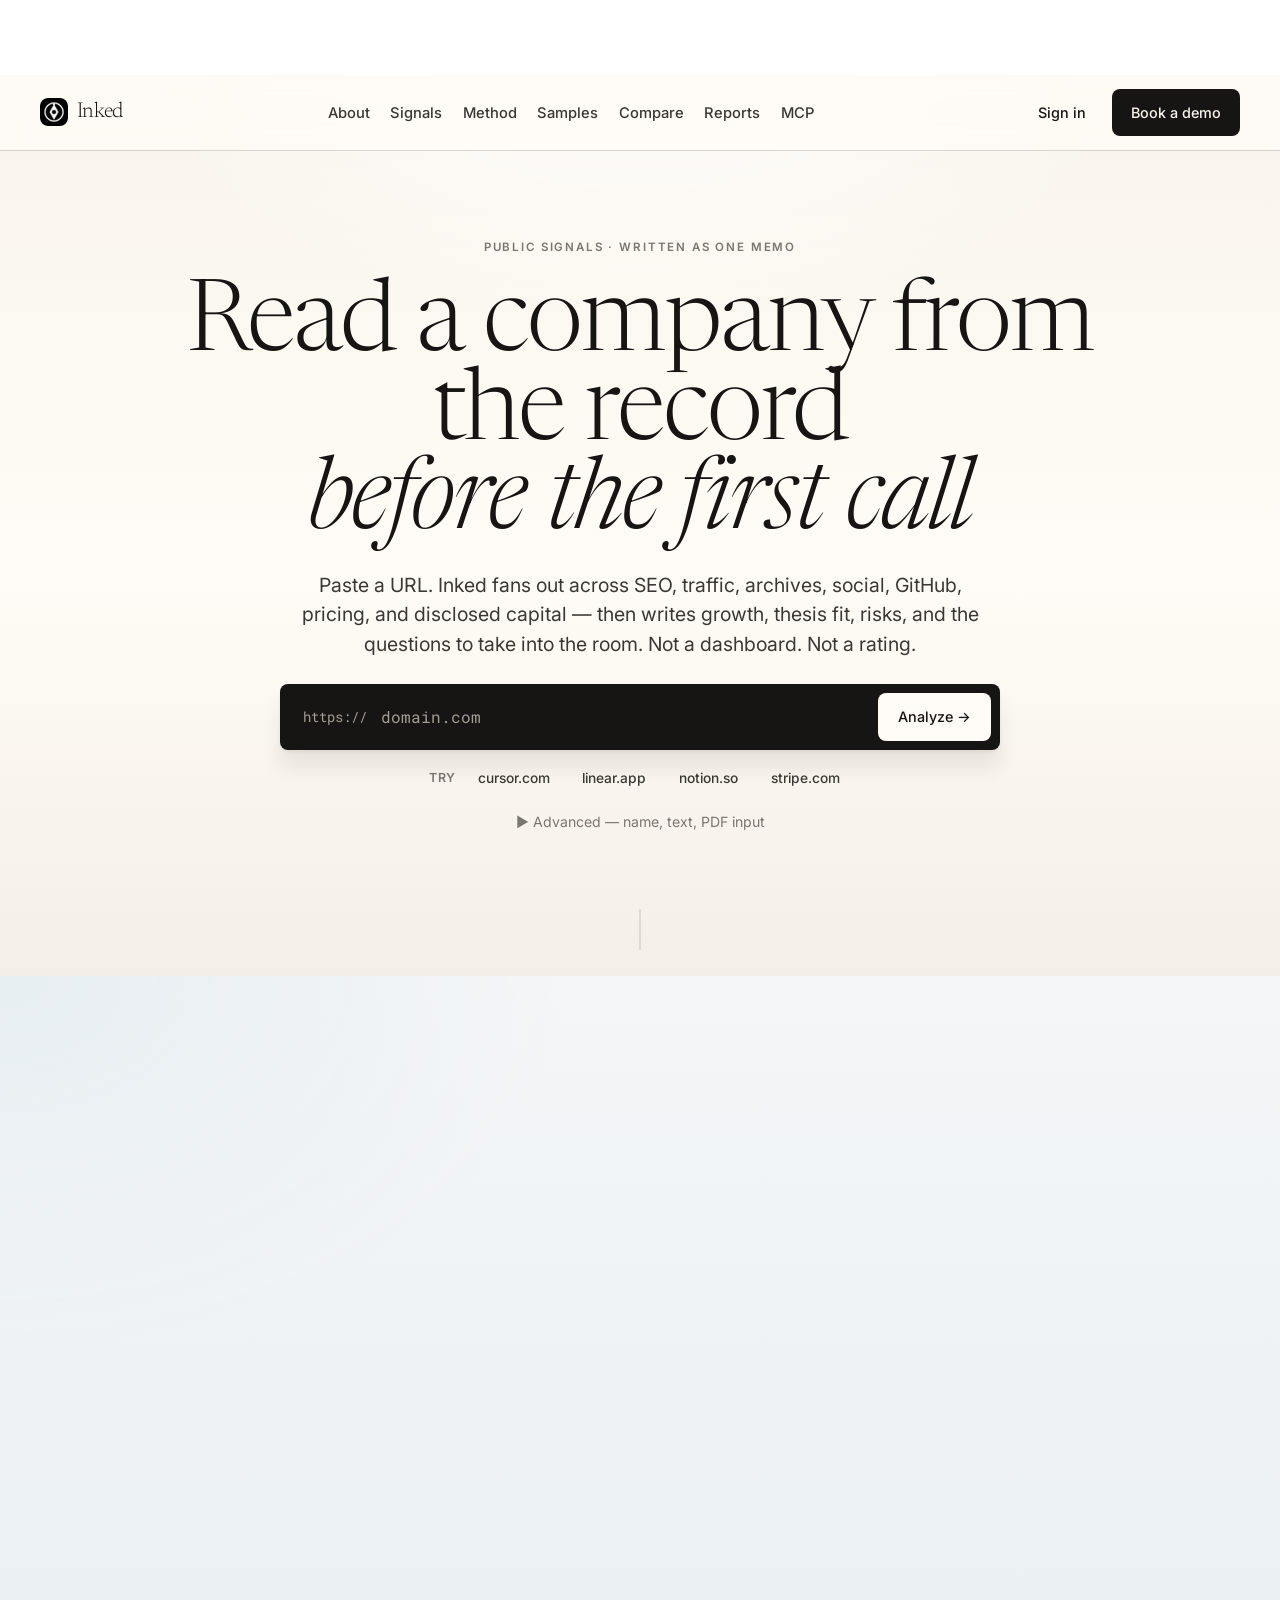
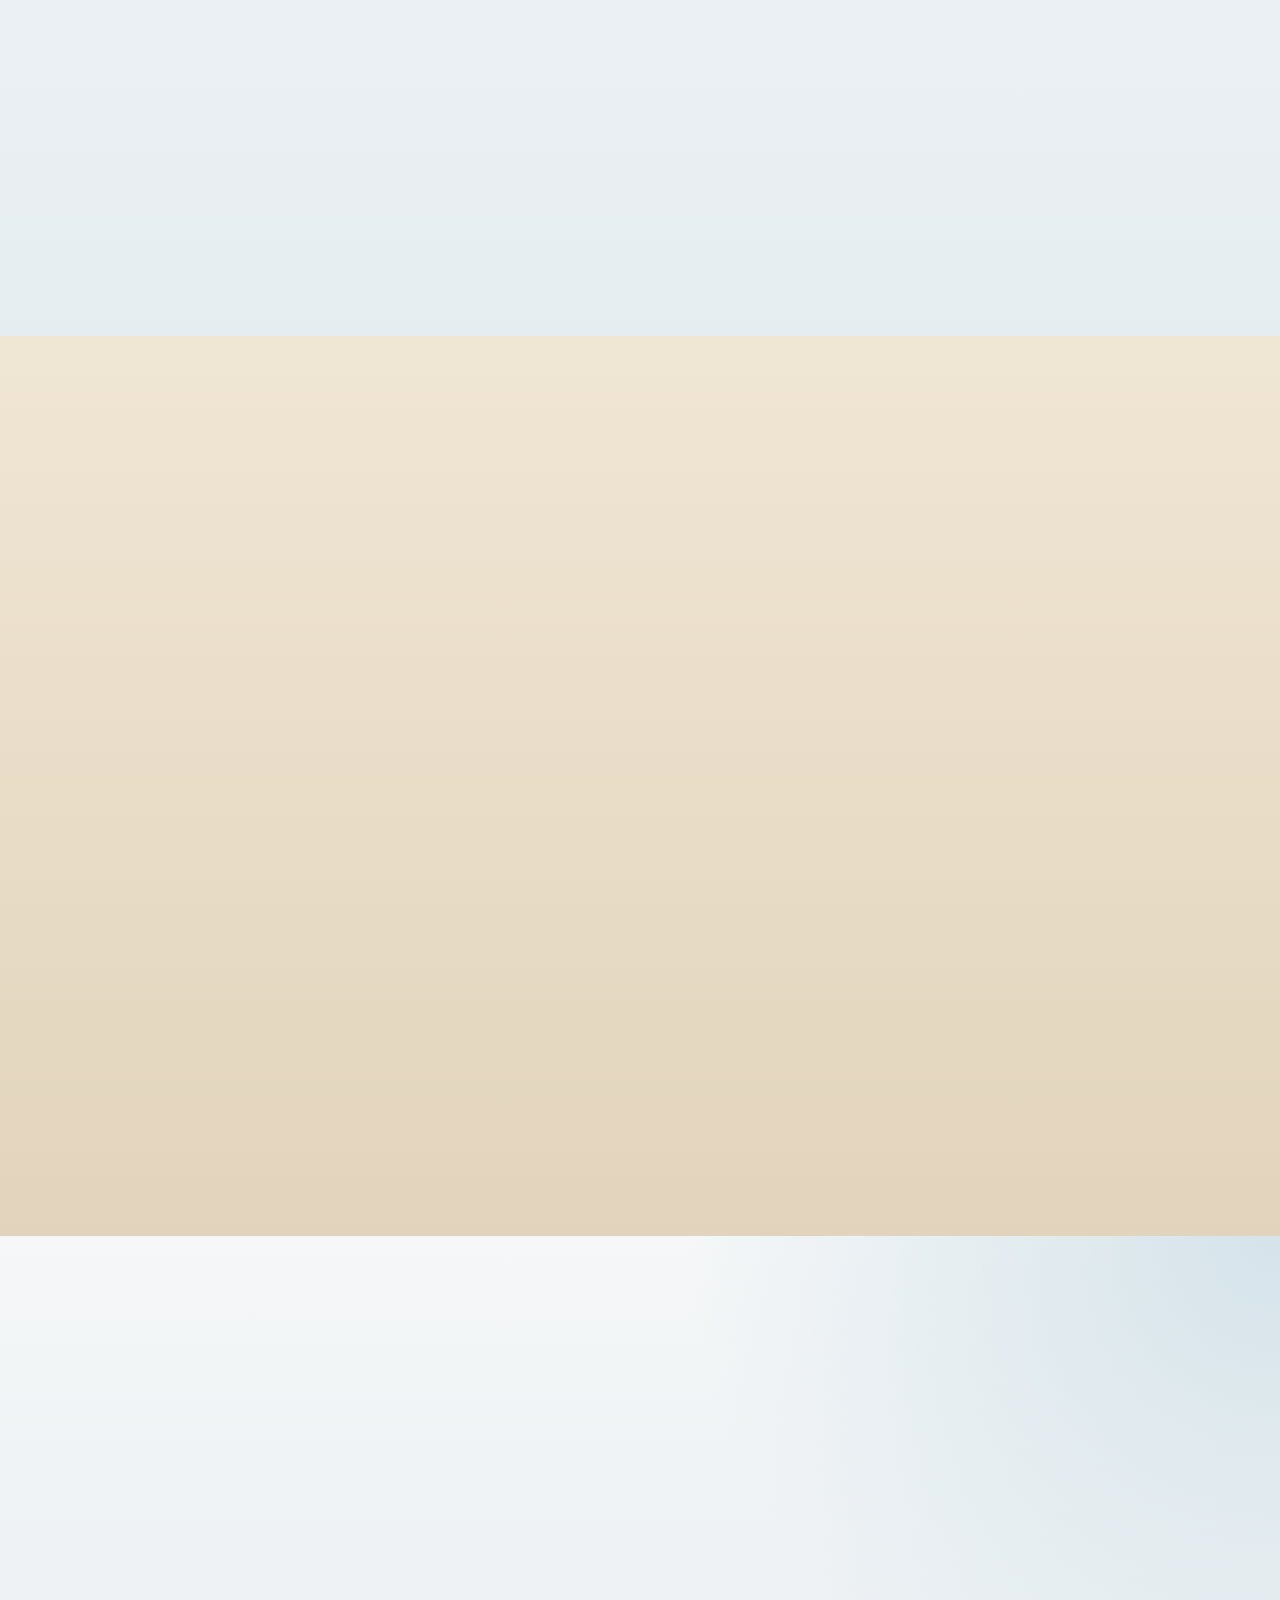
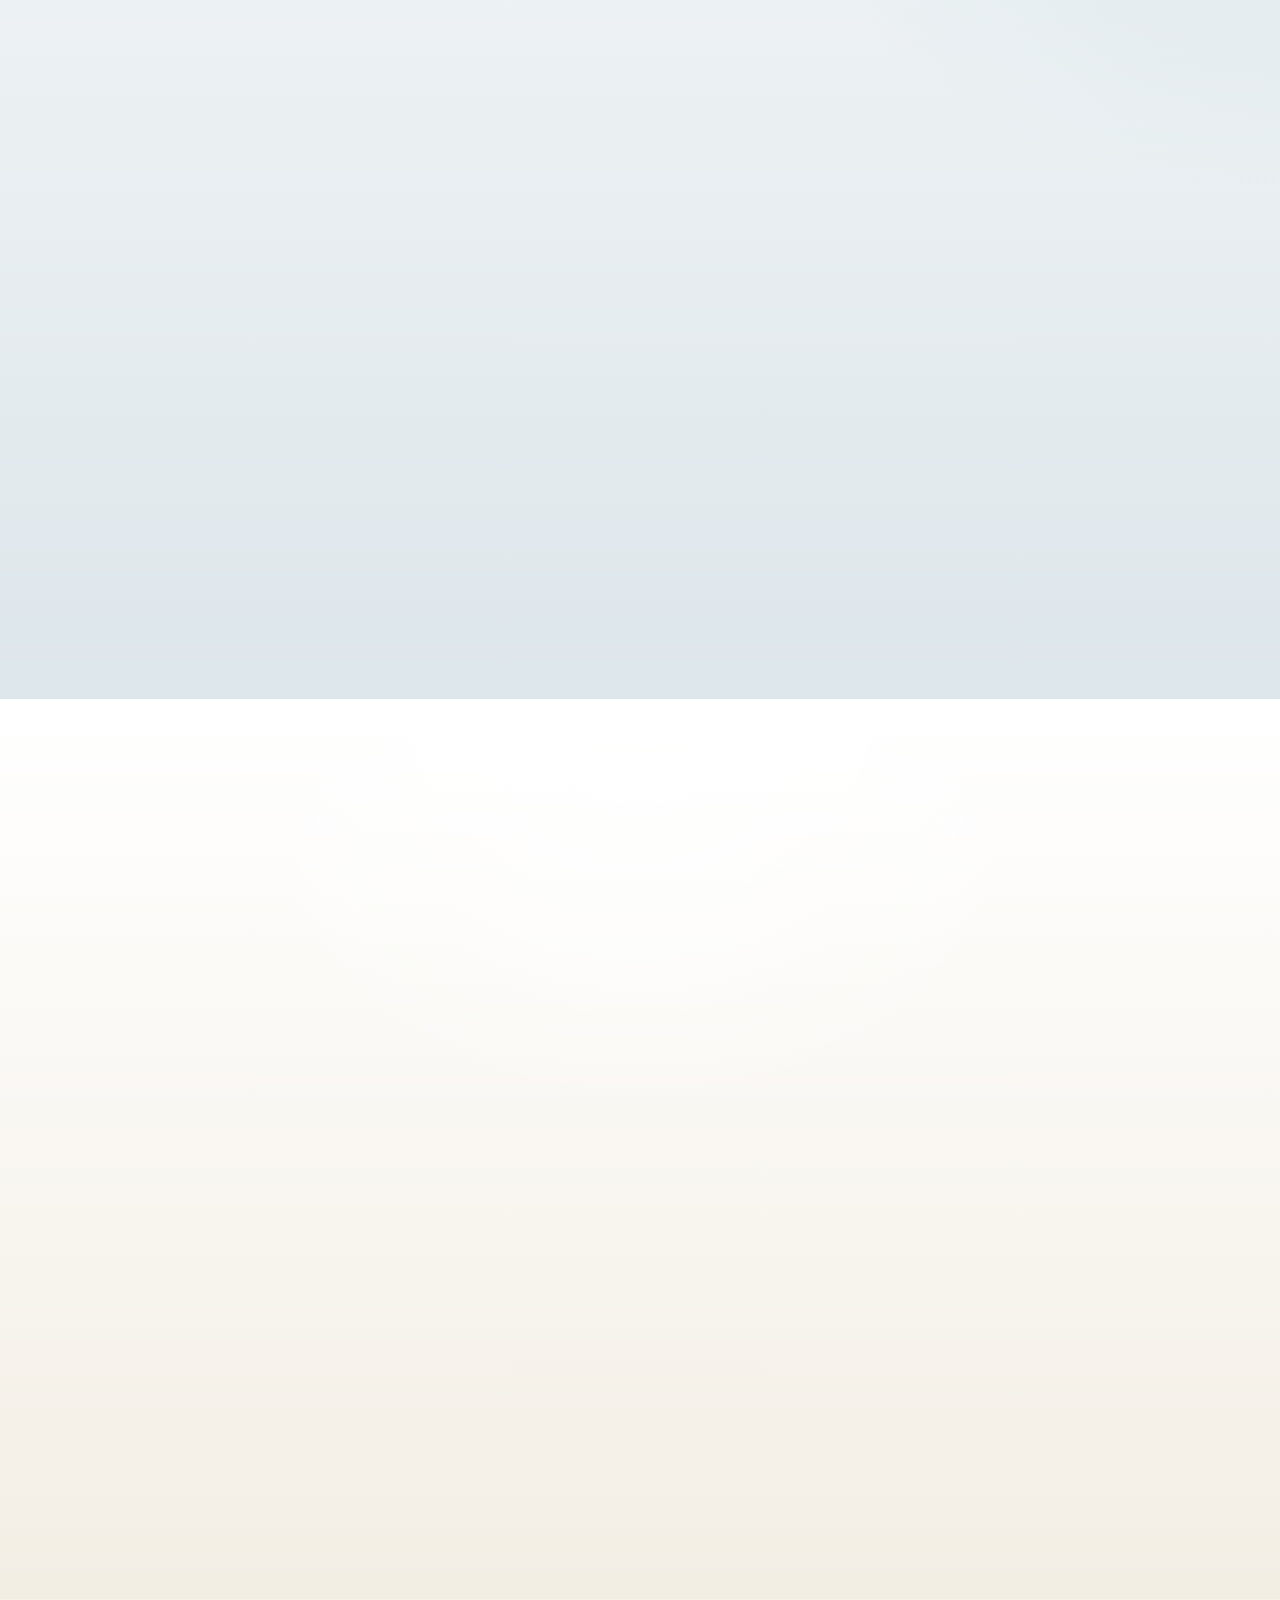
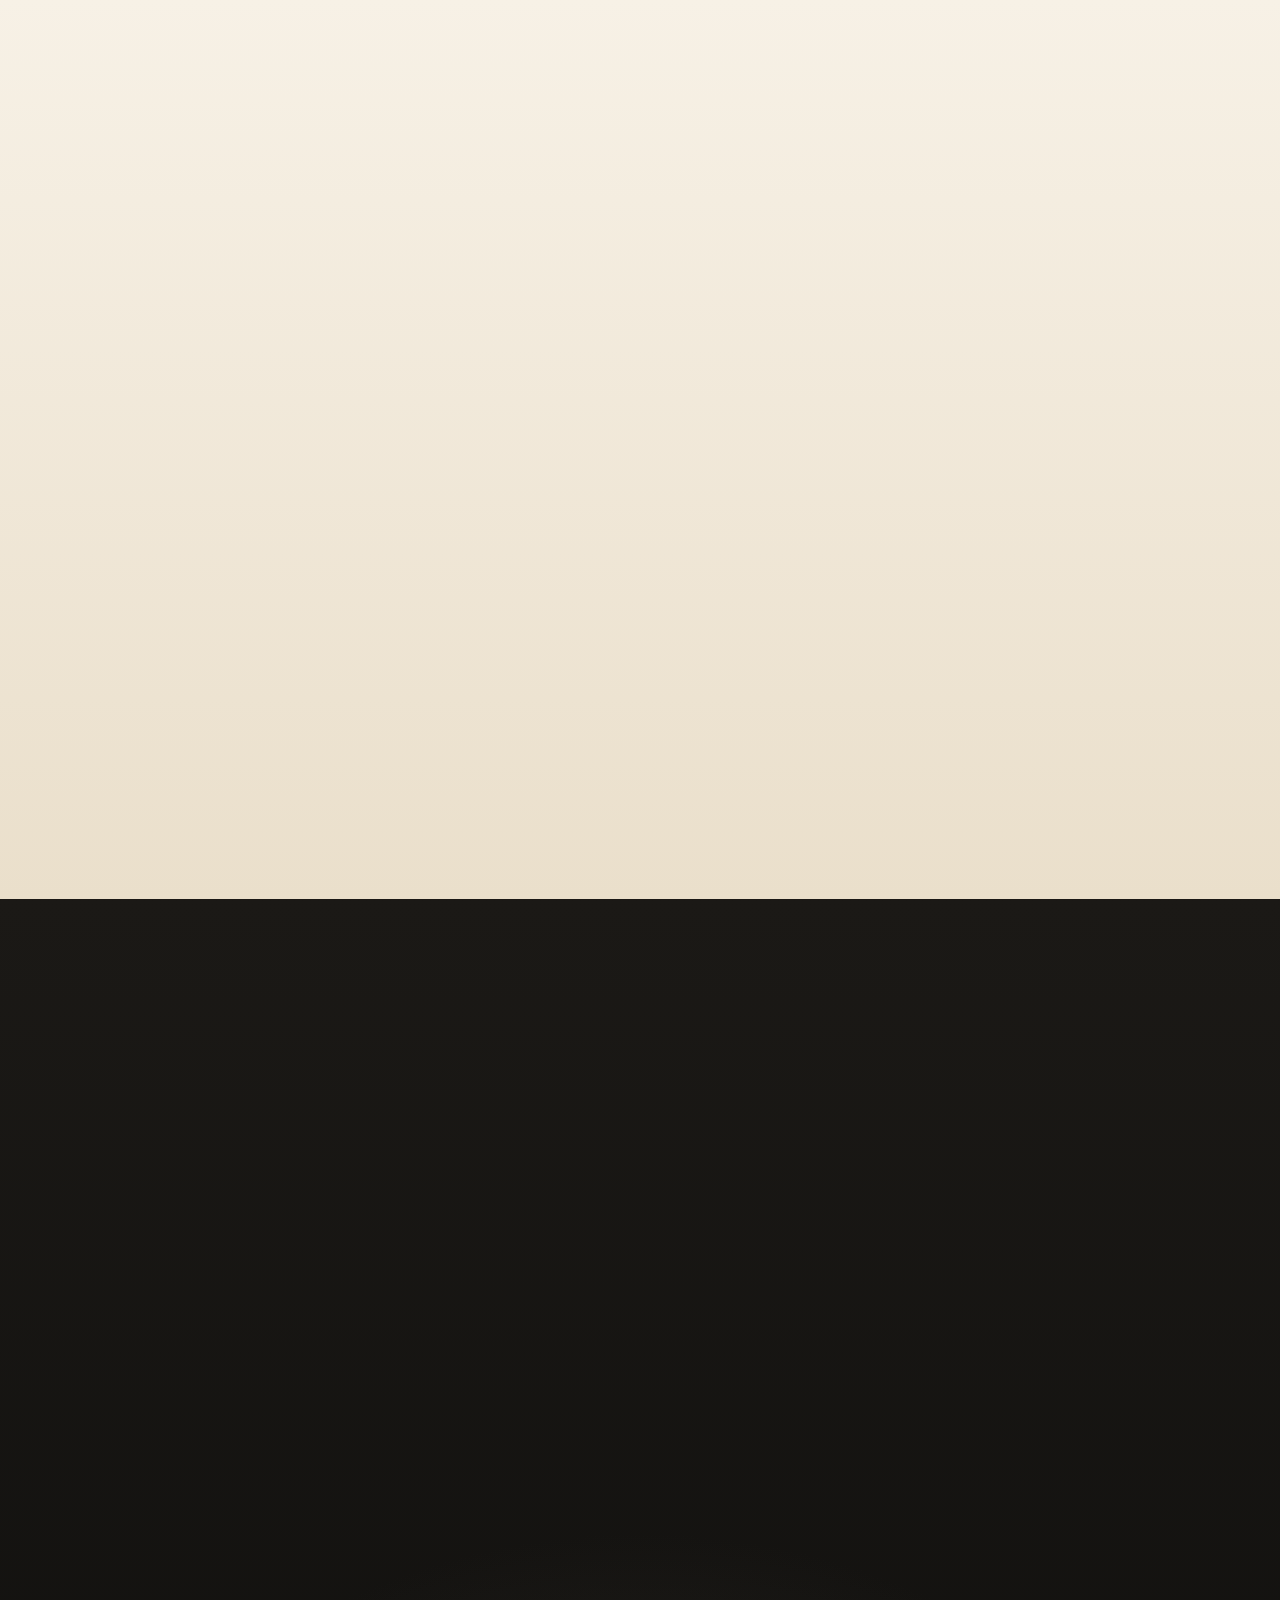
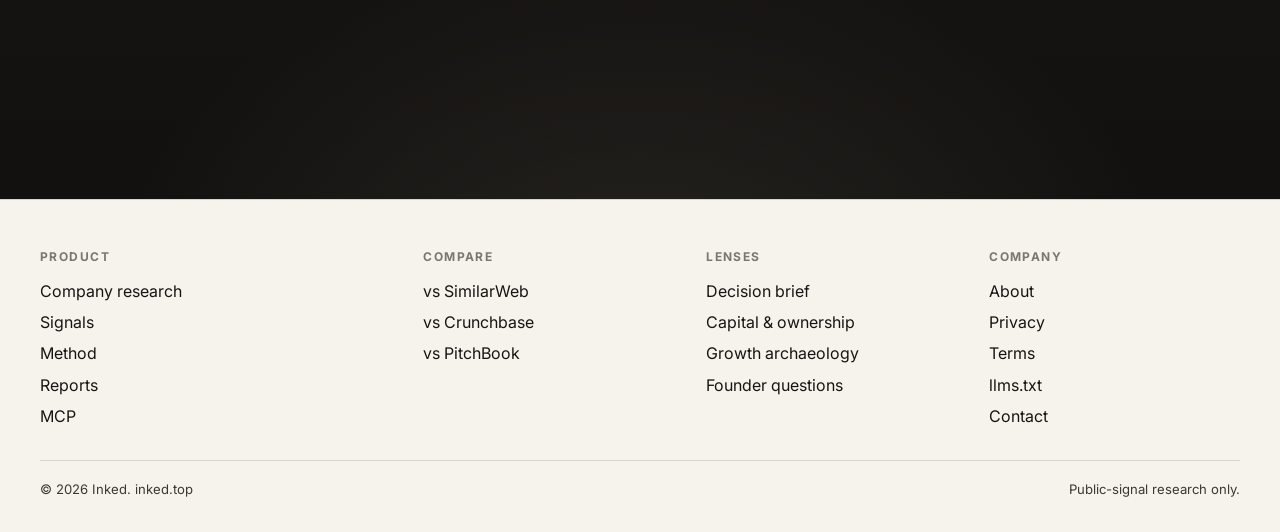
<file: index.html>
<!DOCTYPE html>
<html lang="en">
<head>
  <meta charset="utf-8">
  <meta name="viewport" content="width=device-width, initial-scale=1">
  <title>Inked: Free AI Company Research for Investors (2026)</title>
  <meta name="description" content="Paste a URL. Inked reads growth, capital, and risk — a 360° company memo for investors in 60 seconds. Public-signal research.">
  <link rel="canonical" href="https://inked.top/">
  <link rel="alternate" type="text/plain" title="LLM index" href="https://inked.top/llms.txt">
  <link rel="icon" href="assets/favicon.ico" sizes="48x48">
  <link rel="icon" href="assets/logo.svg" type="image/svg+xml">
  <link rel="icon" href="assets/logo-32.png" type="image/png" sizes="32x32">
  <link rel="icon" href="assets/logo-16.png" type="image/png" sizes="16x16">
  <link rel="apple-touch-icon" href="assets/logo-180.png" sizes="180x180">
  <link rel="manifest" href="assets/site.webmanifest">
  <meta name="msapplication-TileColor" content="#F6F3EC">
  <meta name="msapplication-TileImage" content="assets/logo-144.png">
  <meta name="theme-color" content="#F6F3EC">
  <meta name="color-scheme" content="light">
  <meta name="robots" content="index,follow,max-image-preview:large,max-snippet:-1">
  <meta name="author" content="Inked">
  <meta property="og:site_name" content="Inked">
  <meta property="og:type" content="website">
  <meta property="og:title" content="Inked: Free AI Company Research for Investors (2026)">
  <meta property="og:description" content="Paste a URL. Inked reads growth, capital, and risk — a 360° company memo for investors in 60 seconds.">
  <meta property="og:url" content="https://inked.top/">
  <meta property="og:image" content="https://inked.top/assets/og.png">
  <meta property="og:image:alt" content="Inked — 360° investor research">
  <meta property="og:locale" content="en_US">
  <meta name="twitter:card" content="summary_large_image">
  <meta name="twitter:title" content="Inked: Free AI Company Research for Investors (2026)">
  <meta name="twitter:description" content="Paste a URL. Inked reads growth, capital, and risk — a 360° company memo for investors in 60 seconds.">
  <meta name="twitter:image" content="https://inked.top/assets/og.png">
  <script type="application/ld+json" id="inked-org">
  {"@context":"https://schema.org","@type":"Organization","@id":"https://inked.top/#organization","name":"Inked","url":"https://inked.top","email":"hello@inked.top","logo":"https://inked.top/assets/logo-512.png","foundingLocation":{"@type":"Place","name":"Shanghai"}}
  </script>
  <link rel="preconnect" href="https://fonts.googleapis.com">
  <link rel="preconnect" href="https://fonts.gstatic.com" crossorigin>
  <link href="https://fonts.googleapis.com/css2?family=Inter:wght@300;400;500;600&family=Newsreader:ital,wght@0,300;0,400;1,300;1,400&family=Roboto+Mono:wght@400;500&display=swap" rel="stylesheet">
  <link rel="stylesheet" href="css/styles.css">
</head>
<body>
  <a class="skip" href="#main">Skip to content</a>

  <header class="nav">
    <a class="brand" href="index.html">
      <img class="brand-logo" src="assets/logo-64.png" srcset="assets/logo-32.png 1x, assets/logo-64.png 2x" width="28" height="28" alt="">
      <span class="brand-mark">Inked</span>
    </a>
    <nav>
      <ul class="nav-links">
        <li><a href="about.html">About</a></li>
        <li><a href="#signals">Signals</a></li>
        <li><a href="#how">Method</a></li>
        <li><a href="#samples">Samples</a></li>
        <li><a href="#compare">Compare</a></li>
        <li><a href="#reports">Reports</a></li>
        <li><a href="mcp.html">MCP</a></li>
      </ul>
    </nav>
    <div class="nav-cta">
      <button class="btn btn-ghost btn-pill" type="button" data-open-auth>Sign in</button>
      <button class="btn btn-ink btn-pill" type="button" data-open-demo>Book a demo</button>
      <button class="menu-toggle" type="button" aria-label="Open menu" aria-expanded="false" data-menu>
        <span></span>
      </button>
    </div>
    <div class="nav-drawer" data-drawer>
      <a href="about.html">About</a>
      <a href="#signals">Signals</a>
      <a href="#how">Method</a>
      <a href="#samples">Samples</a>
      <a href="#compare">Compare</a>
      <a href="#reports">Reports</a>
      <a href="mcp.html">MCP</a>
      <button type="button" data-open-auth>Sign in</button>
      <button type="button" data-open-demo>Book a demo</button>
    </div>
  </header>

  <main id="main" data-stages>
    <section class="hero-bleed" id="analyze">
    <div class="wrap hero-center">
      <p class="built-by">Public signals · written as one memo</p>

      <h1>Read a company from the record<br><i>before the first call</i></h1>

      <p class="lede-center">Paste a URL. Inked fans out across SEO, traffic, archives, social, GitHub, pricing, and disclosed capital — then writes growth, thesis fit, risks, and the questions to take into the room. Not a dashboard. Not a rating.</p>

      <form class="analyze analyze-center" data-analyze>
        <div class="mode-panels">
          <div class="mode-panel is-on" data-mode-panel="url">
            <label class="visually-hidden" for="company-url">Company website</label>
            <div class="analyze-bar">
              <span class="analyze-prefix mono" aria-hidden="true">https://</span>
              <input id="company-url" class="mono" name="url" type="text" placeholder="domain.com" autocomplete="url">
              <button class="btn btn-ink btn-pill" type="submit">Analyze →</button>
            </div>
          </div>
          <div class="mode-panel" data-mode-panel="text" hidden>
            <label class="visually-hidden" for="company-text">Product description</label>
            <textarea id="company-text" name="text" rows="4" placeholder="Product description — best for companies without a clean website, or an internal thesis note."></textarea>
            <button class="btn btn-ink btn-pill" type="submit">Analyze →</button>
          </div>
          <div class="mode-panel" data-mode-panel="pdf" hidden>
            <label class="pdf-drop">
              <input type="file" accept="application/pdf" hidden data-pdf>
              <strong>Click to upload a PDF, or drag and drop</strong>
              <small>Pitch decks, investor updates, PRDs. Max 20 MB. We extract the company and run the same 360° pass.</small>
            </label>
            <button class="btn btn-ink btn-pill" type="submit">Analyze →</button>
          </div>
        </div>

        <div class="try-row try-center">
          <span>TRY</span>
          <button class="chip" type="button" data-try="cursor.com">cursor.com</button>
          <button class="chip" type="button" data-try="linear.app">linear.app</button>
          <button class="chip" type="button" data-try="notion.so">notion.so</button>
          <button class="chip" type="button" data-try="stripe.com">stripe.com</button>
        </div>

        <button class="advanced-toggle" type="button" data-advanced>
          <span aria-hidden="true">▶</span> Advanced — name, text, PDF input
        </button>
        <div class="advanced-bar" data-advanced-bar hidden>
          <button type="button" class="is-on" data-mode="url">URL</button>
          <button type="button" data-mode="text">Text</button>
          <button type="button" data-mode="pdf">PDF</button>
        </div>
      </form>
    </div>
    </section>

    <section class="band band-signals" id="signals">
      <div class="wrap">
        <p class="kicker-plain">Company signals</p>
        <h2 class="center-title">What we actually read</h2>
        <p class="center-sub">Nine public traces, in parallel. Every figure keeps a source class and a confidence label — high, medium, or low. We do not invent a private data room.</p>
        <div class="signal-board">
          <article>
            <span class="mono">Site</span>
            <h3>Live site &amp; archives</h3>
            <p>Homepage, pricing, careers, and Wayback inflections — when the story on the site changed.</p>
          </article>
          <article>
            <span class="mono">Demand</span>
            <h3>SEO &amp; organic</h3>
            <p>Category queries, branded search, and whether the name is the query or an accident.</p>
          </article>
          <article>
            <span class="mono">Reach</span>
            <h3>Traffic shape</h3>
            <p>Public estimates of volume and mix. Treated as a funnel hint, never as revenue.</p>
          </article>
          <article>
            <span class="mono">Social</span>
            <h3>Community gravity</h3>
            <p>X, LinkedIn, forums, Product Hunt — who talks, and whether talk compounds.</p>
          </article>
          <article>
            <span class="mono">Build</span>
            <h3>Developer traces</h3>
            <p>GitHub, docs, changelog cadence. Useful when the buyer is technical.</p>
          </article>
          <article>
            <span class="mono">Price</span>
            <h3>Monetization</h3>
            <p>Plans, packaging, usage meters. How they capture value, and where it leaks.</p>
          </article>
          <article>
            <span class="mono">Capital</span>
            <h3>Funding trail</h3>
            <p>Disclosed rounds, valuation breadcrumbs, and how much is already priced in.</p>
          </article>
          <article>
            <span class="mono">Motion</span>
            <h3>Launch waves</h3>
            <p>GTM shifts, model upgrades, suite expansions — the moments the company rewrote itself.</p>
          </article>
          <article>
            <span class="mono">Risk</span>
            <h3>Thesis &amp; surface</h3>
            <p>Concentration, regulation, platform dependence — then the first-call questions.</p>
          </article>
        </div>
      </div>
    </section>

    <section class="band band-steps" id="how">
      <div class="wrap">
        <p class="kicker-plain">Method · about 60 seconds</p>
        <h2 class="center-title">How it works</h2>
        <p class="center-sub">URL, product text, or a PDF in. Nine public traces in parallel. One memo you can take into the partner meeting — not a dashboard, not a rating.</p>
        <div class="how-grid">
          <article>
            <span class="how-num">01</span>
            <h3>Enter a company</h3>
            <p>Paste a website, drop a pitch deck, or type a product note. The first two memos need no account.</p>
            <ul class="how-points">
              <li>URL is the default — any live site</li>
              <li>Text when the website is thin or internal</li>
              <li>PDF for decks, updates, and PRDs</li>
            </ul>
          </article>
          <article>
            <span class="how-num">02</span>
            <h3>We read the record</h3>
            <p>Nine traces fan out together. Every figure keeps a source class and a confidence label — high, medium, or low.</p>
            <ul class="how-points">
              <li>Site, archives, SEO, traffic shape</li>
              <li>Social, GitHub, pricing pages</li>
              <li>Disclosed capital, launches, risk</li>
            </ul>
          </article>
          <article>
            <span class="how-num">03</span>
            <h3>Get the 360° memo</h3>
            <p>Nine lenses, written as one document. You leave with a verdict, the growth story, and the questions to ask first.</p>
            <ul class="how-points">
              <li>Decision brief and next moves</li>
              <li>Capital, positioning, growth waves</li>
              <li>Risks, founder questions, evidence</li>
            </ul>
          </article>
        </div>
        <p class="how-note">We do not invent a private data room. Public signals only.</p>
      </div>
    </section>

    <section class="band band-gallery" id="samples">
      <div class="wrap">
        <p class="kicker-plain">Written examples</p>
        <h2 class="center-title">See it in action</h2>
        <p class="center-sub">Same 360° pass, four different growth stories. These are written samples — not live private-data crawls.</p>
        <div class="sample-grid">
          <a class="sample-card" href="report.html?c=cursor">
            <span>AI coding IDE</span>
            <h3>Cursor</h3>
            <p class="sample-quote">A dictionary word became the default interface for writing software.</p>
            <dl class="sample-stats">
              <div><dt>Thesis fit</dt><dd>86 / 100</dd></div>
              <div><dt>Organic</dt><dd>368K / mo</dd></div>
              <div><dt>Capital</dt><dd>$1B+ disclosed</dd></div>
            </dl>
            <p>Accidental SEO via the product name. Usage-based pricing is both the engine and the margin question.</p>
            <em>Read memo →</em>
          </a>
          <a class="sample-card" href="report.html?c=linear">
            <span>Project management</span>
            <h3>Linear</h3>
            <p class="sample-quote">Taste as go-to-market — PLG without leaning on SEO.</p>
            <dl class="sample-stats">
              <div><dt>Thesis fit</dt><dd>79 / 100</dd></div>
              <div><dt>Organic</dt><dd>52K / mo</dd></div>
              <div><dt>Motion</dt><dd>PLG → enterprise</dd></div>
            </dl>
            <p>Low search is not weakness. The product is the marketing; the brand is a math term.</p>
            <em>Read memo →</em>
          </a>
          <a class="sample-card" href="report.html?c=notion">
            <span>AI workspace</span>
            <h3>Notion</h3>
            <p class="sample-quote">Culture first, then the race to become a system of record.</p>
            <dl class="sample-stats">
              <div><dt>Thesis fit</dt><dd>77 / 100</dd></div>
              <div><dt>Social</dt><dd>509K+ gravity</dd></div>
              <div><dt>Risk</dt><dd>Suite war</dd></div>
            </dl>
            <p>Templates and campus love built the graph. AI has to monetize it before Microsoft and Google close the bundle.</p>
            <em>Read memo →</em>
          </a>
          <a class="sample-card" href="report.html?c=stripe">
            <span>Payments infrastructure</span>
            <h3>Stripe</h3>
            <p class="sample-quote">The diligence question is now surface area, not product-market fit.</p>
            <dl class="sample-stats">
              <div><dt>Thesis fit</dt><dd>91 / 100</dd></div>
              <div><dt>Role</dt><dd>Infrastructure</dd></div>
              <div><dt>Risk</dt><dd>Regulatory</dd></div>
            </dl>
            <p>Developer-first rails became a financial network. Take-rate, treasury, and licenses are the memo — not the docs.</p>
            <em>Read memo →</em>
          </a>
        </div>
      </div>
    </section>

    <section class="band band-quote" id="compare">
      <div class="wrap">
        <p class="kicker-plain">Against tools you already pay for</p>
        <h2 class="center-title">Compare with alternatives</h2>
        <p class="center-sub">Traffic tools and deal databases leave the argument unwritten. Inked is the memo layer: growth archaeology and the questions to take into the room.</p>
        <div class="compare-table-wrap">
          <table class="compare-table">
            <thead>
              <tr>
                <th scope="col"><span class="visually-hidden">Lens</span></th>
                <th scope="col">Inked</th>
                <th scope="col">SimilarWeb</th>
                <th scope="col">Crunchbase</th>
                <th scope="col">PitchBook</th>
              </tr>
            </thead>
            <tbody>
              <tr>
                <th scope="row">What you leave with</th>
                <td>A written 360° memo</td>
                <td>Traffic dashboard</td>
                <td>Company record</td>
                <td>Deal database</td>
              </tr>
              <tr>
                <th scope="row">Growth story</th>
                <td>Waves, positioning, channels</td>
                <td>Volume and mix</td>
                <td>Little</td>
                <td>Little</td>
              </tr>
              <tr>
                <th scope="row">Capital</th>
                <td>Disclosed trail + a reading</td>
                <td>—</td>
                <td>Rounds and news</td>
                <td>Deep, licensed</td>
              </tr>
              <tr>
                <th scope="row">What to ask next</th>
                <td>Founder questions, sourced</td>
                <td>—</td>
                <td>—</td>
                <td>Some IC notes</td>
              </tr>
              <tr>
                <th scope="row">Confidence</th>
                <td>Every figure is labeled</td>
                <td>Modeled estimates</td>
                <td>Structured filings</td>
                <td>Paid research</td>
              </tr>
              <tr>
                <th scope="row">Best used for</th>
                <td>The partner meeting</td>
                <td>SEO and growth ops</td>
                <td>Sourcing a list</td>
                <td>Cap table diligence</td>
              </tr>
            </tbody>
          </table>
        </div>
        <p class="compare-close">They give you the numbers. Inked writes the argument.</p>
      </div>
    </section>

    <section class="band band-ledger" id="reports">
      <div class="wrap">
        <h2 class="center-title">Company intelligence reports</h2>
        <p class="center-sub">Deep-dive 360° memos — traffic, SEO, capital, growth strategy, and what to ask next.</p>
        <div class="report-rows">
          <a href="report.html?c=cursor">
            <div>
              <small>AI coding tool</small>
              <strong>Cursor</strong>
              <p>368K organic search est./mo · accidental SEO via product name · usage-based pricing</p>
            </div>
            <span>Read memo →</span>
          </a>
          <a href="report.html?c=linear">
            <div>
              <small>Project management</small>
              <strong>Linear</strong>
              <p>52K organic search est./mo · PLG without SEO · brand moat via a math term</p>
            </div>
            <span>Read memo →</span>
          </a>
          <a href="report.html?c=stripe">
            <div>
              <small>Payments infrastructure</small>
              <strong>Stripe</strong>
              <p>Developer-first rails · take-rate + treasury · regulatory surface area</p>
            </div>
            <span>Read memo →</span>
          </a>
        </div>
      </div>
    </section>

    <section class="band band-console" id="api">
      <div class="wrap">
        <p class="kicker-plain">API · MCP server</p>
        <h2 class="center-title tight">Works with Claude, Cursor &amp; any AI agent</h2>
        <p class="center-sub">The same 360° pass as the URL bar — from Claude, Cursor, or a script. One tool call or one REST POST. JSON back, not a screenshot.</p>

        <div class="console-split">
          <figure>
            <figcaption>MCP · Claude / Cursor</figcaption>
            <pre class="code-sample" tabindex="0"><code>{
  "mcpServers": {
    "inked": { "url": "https://inked.top/mcp" }
  }
}</code></pre>
          </figure>
          <figure>
            <figcaption>REST · POST /api/v1/analyze</figcaption>
            <pre class="code-sample" tabindex="0"><code>curl -X POST https://inked.top/api/v1/analyze \
  -H "Content-Type: application/json" \
  -d '{"url": "notion.so"}'</code></pre>
          </figure>
        </div>

        <div class="console-tools">
          <article>
            <h3 class="mono">analyze_company</h3>
            <p>Write the live 360° memo. Pass <code>url</code>, <code>text</code>, or <code>pdf</code>. Timeout returns completed sections.</p>
          </article>
          <article>
            <h3 class="mono">get_memo</h3>
            <p>Fetch a published sample by slug: <code>cursor</code>, <code>linear</code>, <code>stripe</code>, <code>notion</code>.</p>
          </article>
          <article>
            <h3 class="mono">list_samples</h3>
            <p>List public memos — slug, name, category, URL. Agents should read <a href="mcp.json">mcp.json</a> first.</p>
          </article>
        </div>

        <ul class="console-meta">
          <li><span>Server</span> <code>https://inked.top/mcp</code></li>
          <li><span>Free</span> First two memos, no key</li>
          <li><span>Shape</span> Nine lenses, confidence-labeled</li>
        </ul>

        <p class="console-actions">
          <a class="btn btn-ink btn-pill" href="mcp.html">MCP docs →</a>
          <button class="btn btn-ghost-console btn-pill" type="button" data-open-demo>Book a demo</button>
        </p>
      </div>
    </section>
  </main>

  <footer class="footer footer-light">
    <div class="wrap">
      <div class="footer-grid">
        <div>
          <h4>Product</h4>
          <ul>
            <li><a href="#analyze">Company research</a></li>
            <li><a href="#signals">Signals</a></li>
            <li><a href="#how">Method</a></li>
            <li><a href="#reports">Reports</a></li>
            <li><a href="mcp.html">MCP</a></li>
          </ul>
        </div>
        <div>
          <h4>Compare</h4>
          <ul>
            <li><a href="#compare">vs SimilarWeb</a></li>
            <li><a href="#compare">vs Crunchbase</a></li>
            <li><a href="#compare">vs PitchBook</a></li>
          </ul>
        </div>
        <div>
          <h4>Lenses</h4>
          <ul>
            <li><a href="report.html?c=cursor">Decision brief</a></li>
            <li><a href="report.html?c=cursor#capital">Capital &amp; ownership</a></li>
            <li><a href="report.html?c=cursor#growth">Growth archaeology</a></li>
            <li><a href="report.html?c=cursor#questions">Founder questions</a></li>
          </ul>
        </div>
        <div>
          <h4>Company</h4>
          <ul>
            <li><a href="about.html">About</a></li>
            <li><a href="privacy.html">Privacy</a></li>
            <li><a href="terms.html">Terms</a></li>
            <li><a href="llms.txt">llms.txt</a></li>
            <li><a href="mailto:hello@inked.top">Contact</a></li>
          </ul>
        </div>
      </div>
      <div class="footer-end">
        <span>© 2026 Inked. inked.top</span>
        <span>Public-signal research only.</span>
      </div>
    </div>
  </footer>

  <div class="overlay" data-overlay hidden>
    <div class="overlay-panel" role="dialog" aria-modal="true" aria-labelledby="analyze-title">
      <h2 id="analyze-title">Analyzing…</h2>
      <p class="sub">Max wait 5 minutes. Timeout returns completed sections automatically.</p>
      <ul class="signal-list" data-signals>
        <li data-signal><i class="dot"></i> Website analysis (Wayback Machine)</li>
        <li data-signal><i class="dot"></i> Traffic &amp; SEO analysis</li>
        <li data-signal><i class="dot"></i> Social, GitHub &amp; community</li>
        <li data-signal><i class="dot"></i> Pricing &amp; monetization</li>
        <li data-signal><i class="dot"></i> Capital &amp; disclosed ownership</li>
        <li data-signal><i class="dot"></i> Growth waves &amp; launch history</li>
        <li data-signal><i class="dot"></i> Thesis fit, risks, founder questions</li>
        <li data-signal><i class="dot"></i> AI investment memo</li>
      </ul>
      <div class="overlay-actions">
        <span class="elapsed" data-elapsed>Elapsed: 0 seconds</span>
        <button class="btn btn-line btn-pill" type="button" data-cancel>⏹ Cancel</button>
      </div>
    </div>
  </div>

  <div class="modal" data-auth hidden>
    <div class="modal-card" role="dialog" aria-modal="true" aria-labelledby="auth-title">
      <h2 id="auth-title">Sign in to get 2 free investor memos</h2>
      <p>We’ll email a magic link. No password.</p>
      <form data-auth-form>
        <div class="field">
          <label for="auth-email">Work email</label>
          <input id="auth-email" type="email" required placeholder="you@fund.com" autocomplete="email">
        </div>
        <button class="btn btn-ink btn-pill" type="submit" style="width:100%">Email me a magic link</button>
      </form>
      <p style="margin-top:0.9rem"><button class="btn btn-ghost" type="button" data-close-auth>Not now</button></p>
    </div>
  </div>

  <div class="modal" data-demo hidden>
    <div class="modal-card" role="dialog" aria-modal="true" aria-labelledby="demo-title">
      <h2 id="demo-title">Book a 20-minute walkthrough</h2>
      <p>We’ll run the 360° memo on a company you name — then walk the lenses with your team.</p>
      <form data-demo-form>
        <div class="field">
          <label for="demo-email">Work email</label>
          <input id="demo-email" type="email" required placeholder="you@fund.com" autocomplete="email">
        </div>
        <div class="field">
          <label for="demo-firm">Fund or firm</label>
          <input id="demo-firm" type="text" placeholder="Optional" autocomplete="organization">
        </div>
        <button class="btn btn-ink btn-pill" type="submit" style="width:100%">Request a demo</button>
      </form>
      <p style="margin-top:0.9rem"><button class="btn btn-ghost" type="button" data-close-demo>Not now</button></p>
    </div>
  </div>

  <div class="toast" data-toast role="status"></div>
  <script src="js/seo.js"></script>
  <script src="js/companies.js"></script>
  <script src="js/app.js"></script>
  <script>if (window.INKED_SEO) window.INKED_SEO.applyHome();</script>
</body>
</html>
</file>
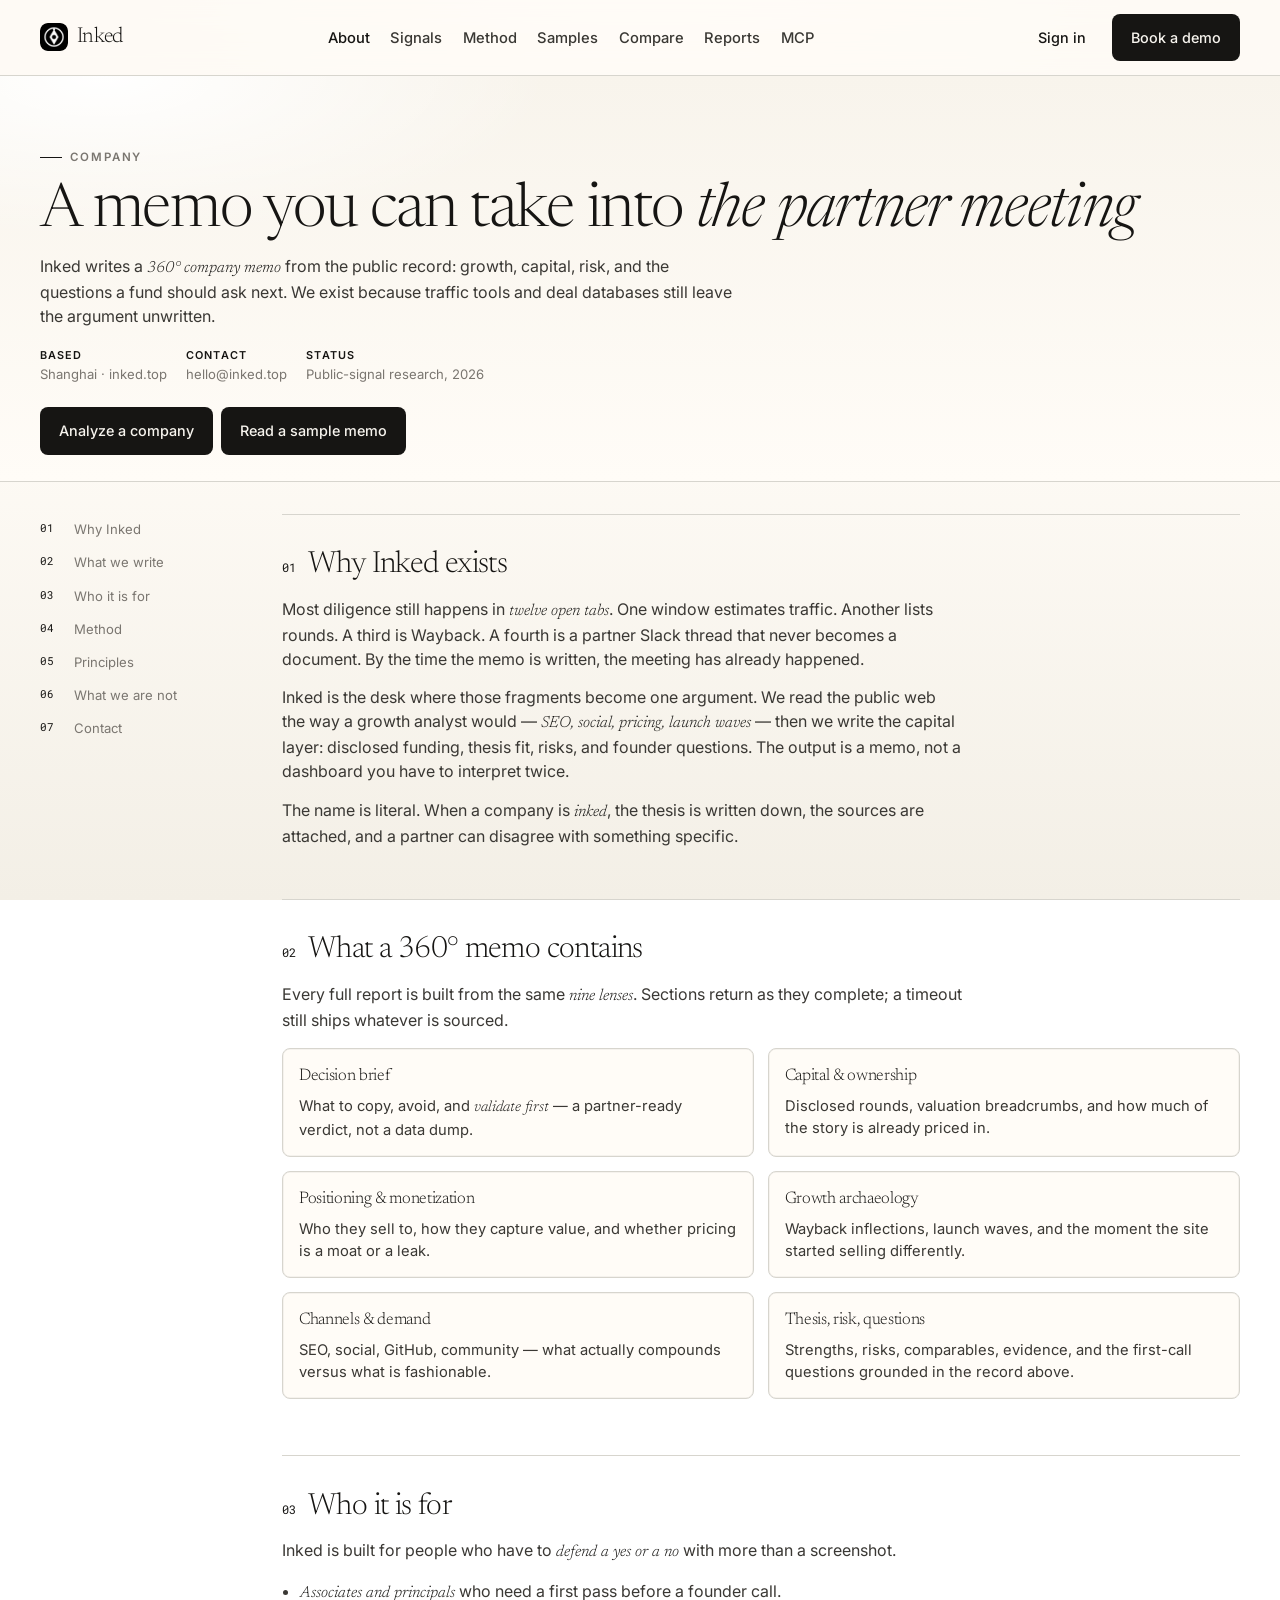
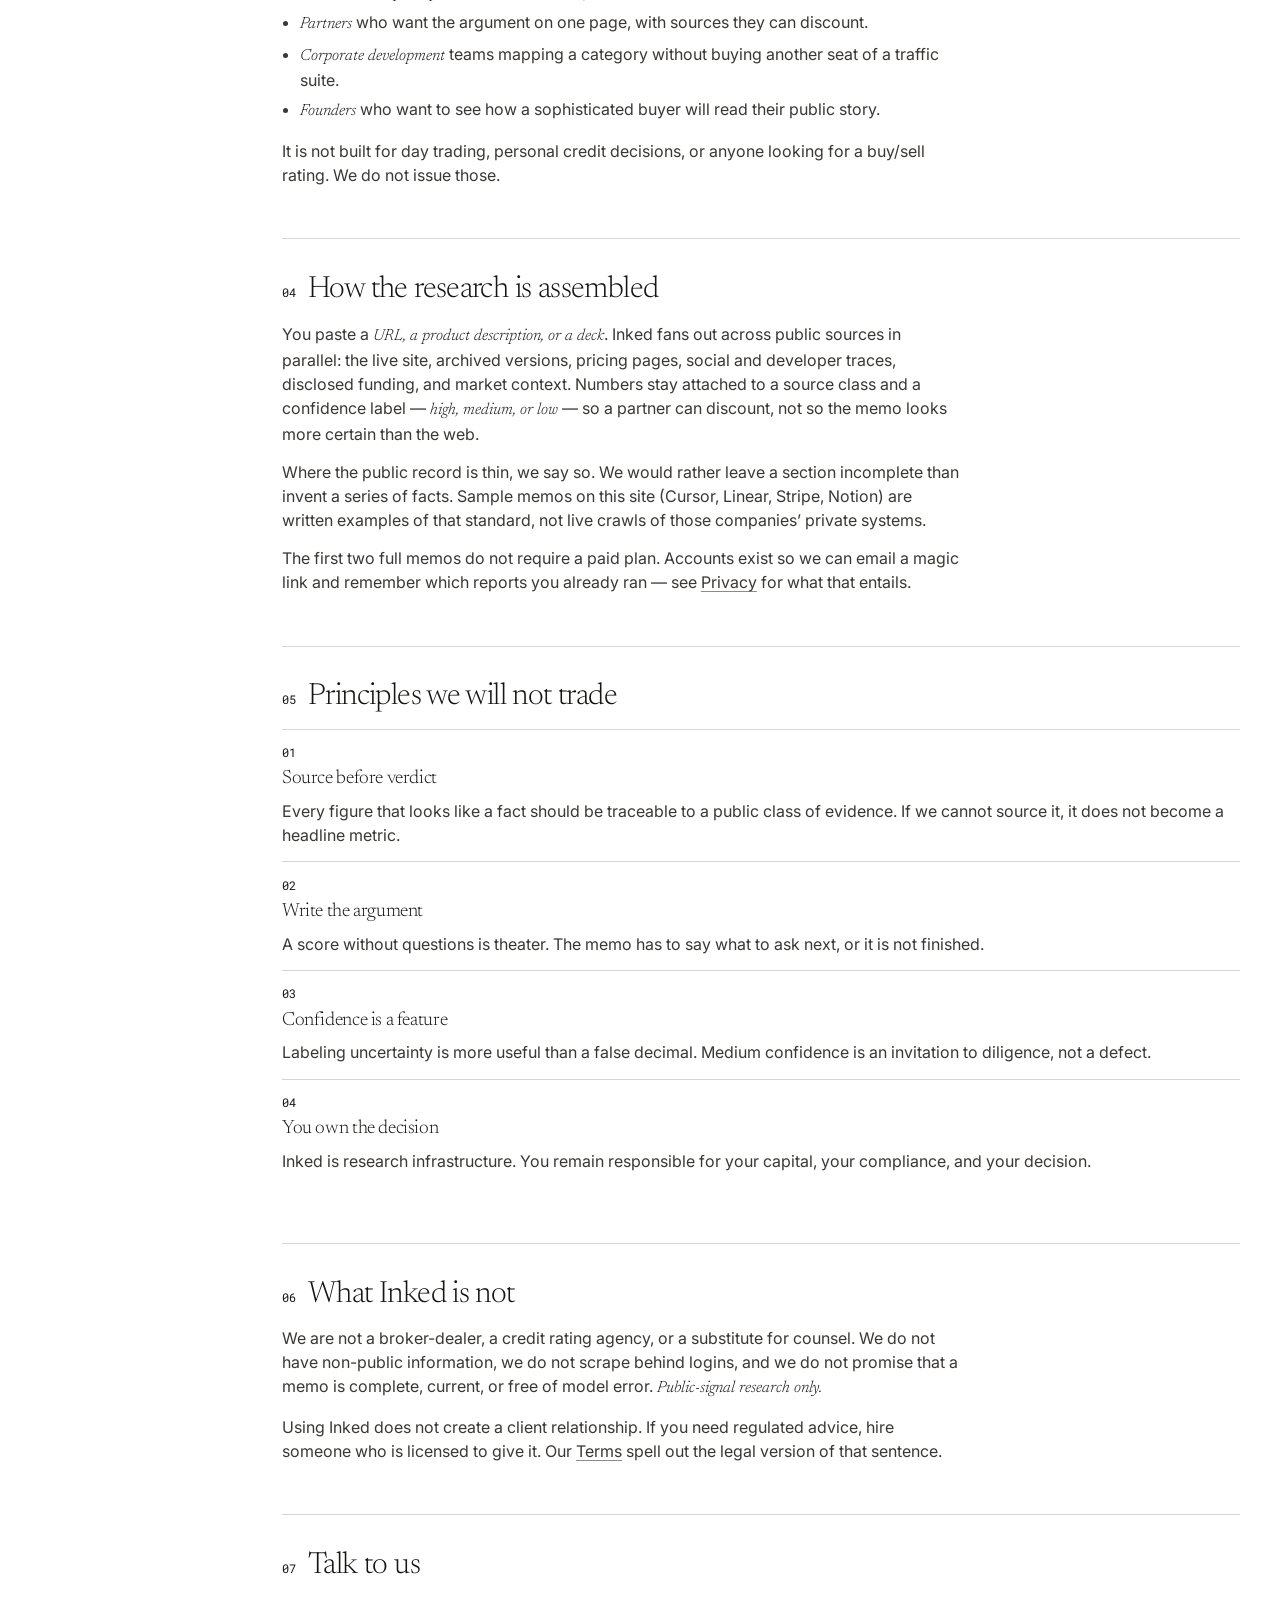
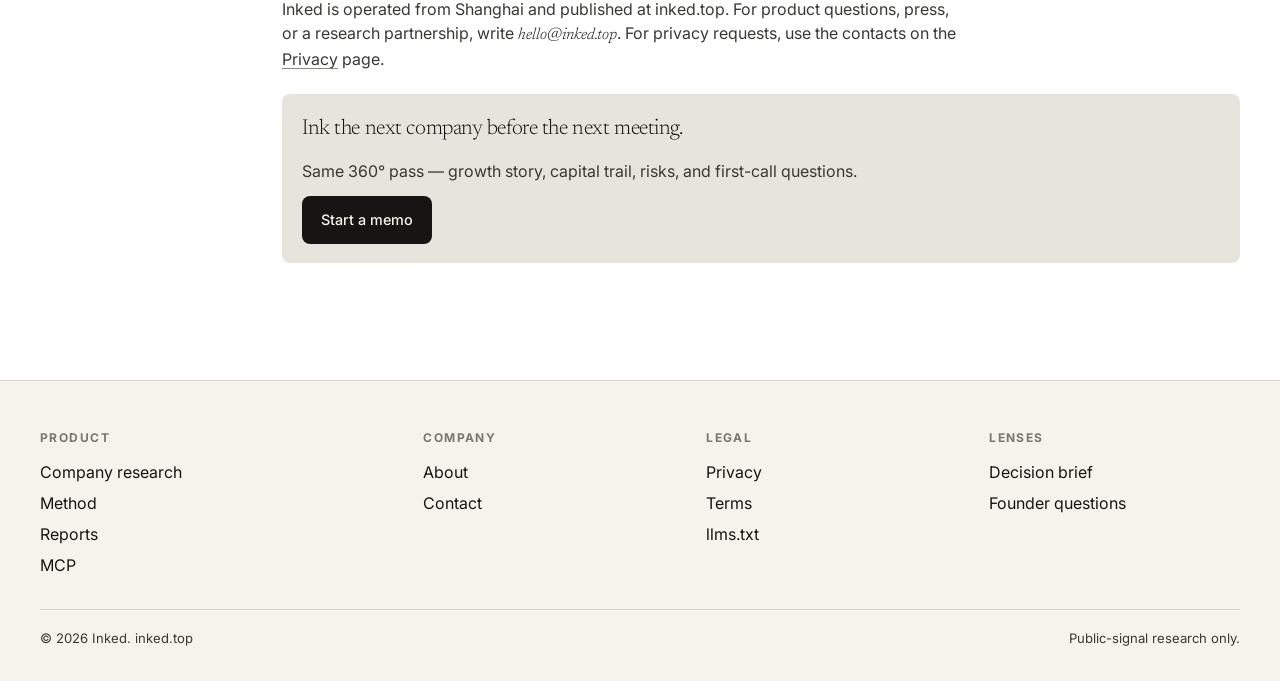
<file: about.html>
<!DOCTYPE html>
<html lang="en">
<head>
  <meta charset="utf-8">
  <meta name="viewport" content="width=device-width, initial-scale=1">
  <title>About Inked — 360° company research for investors</title>
  <meta name="description" content="Why Inked exists: one written memo that joins growth archaeology with investment diligence.">
  <link rel="canonical" href="https://inked.top/about.html">
  <link rel="alternate" type="text/plain" title="LLM index" href="https://inked.top/llms.txt">
  <link rel="icon" href="assets/favicon.ico" sizes="48x48">
  <link rel="icon" href="assets/logo.svg" type="image/svg+xml">
  <link rel="icon" href="assets/logo-32.png" type="image/png" sizes="32x32">
  <link rel="icon" href="assets/logo-16.png" type="image/png" sizes="16x16">
  <link rel="apple-touch-icon" href="assets/logo-180.png" sizes="180x180">
  <link rel="manifest" href="assets/site.webmanifest">
  <meta name="msapplication-TileColor" content="#F6F3EC">
  <meta name="msapplication-TileImage" content="assets/logo-144.png">
  <meta name="theme-color" content="#F6F3EC">
  <meta name="color-scheme" content="light">
  <meta name="robots" content="index,follow,max-image-preview:large,max-snippet:-1">
  <meta name="author" content="Inked">
  <meta property="og:site_name" content="Inked">
  <meta property="og:type" content="article">
  <meta property="og:title" content="About Inked — 360° company research for investors">
  <meta property="og:description" content="Why Inked exists: one written memo that joins growth archaeology with investment diligence.">
  <meta property="og:url" content="https://inked.top/about.html">
  <meta property="og:image" content="https://inked.top/assets/og.png">
  <meta property="og:locale" content="en_US">
  <meta name="twitter:card" content="summary_large_image">
  <meta name="twitter:title" content="About Inked — 360° company research for investors">
  <meta name="twitter:description" content="Why Inked exists: one written memo that joins growth archaeology with investment diligence.">
  <meta name="twitter:image" content="https://inked.top/assets/og.png">
  <link rel="preconnect" href="https://fonts.googleapis.com">
  <link rel="preconnect" href="https://fonts.gstatic.com" crossorigin>
  <link href="https://fonts.googleapis.com/css2?family=Inter:wght@300;400;500;600&family=Newsreader:ital,wght@0,300;0,400;1,300;1,400&family=Roboto+Mono:wght@400;500&display=swap" rel="stylesheet">
  <link rel="stylesheet" href="css/styles.css">
</head>
<body>
  <a class="skip" href="#main">Skip to content</a>
  <header class="nav">
    <a class="brand" href="index.html">
      <img class="brand-logo" src="assets/logo-64.png" srcset="assets/logo-32.png 1x, assets/logo-64.png 2x" width="28" height="28" alt="">
      <span class="brand-mark">Inked</span>
    </a>
    <nav>
      <ul class="nav-links">
        <li><a href="about.html" aria-current="page">About</a></li>
        <li><a href="index.html#signals">Signals</a></li>
        <li><a href="index.html#how">Method</a></li>
        <li><a href="index.html#samples">Samples</a></li>
        <li><a href="index.html#compare">Compare</a></li>
        <li><a href="index.html#reports">Reports</a></li>
        <li><a href="mcp.html">MCP</a></li>
      </ul>
    </nav>
    <div class="nav-cta">
      <button class="btn btn-ghost btn-pill" type="button" data-open-auth>Sign in</button>
      <button class="btn btn-ink btn-pill" type="button" data-open-demo>Book a demo</button>
      <button class="menu-toggle" type="button" aria-label="Open menu" aria-expanded="false" data-menu>
        <span></span>
      </button>
    </div>
    <div class="nav-drawer" data-drawer>
      <a href="about.html" aria-current="page">About</a>
      <a href="index.html#signals">Signals</a>
      <a href="index.html#how">Method</a>
      <a href="index.html#samples">Samples</a>
      <a href="index.html#compare">Compare</a>
      <a href="index.html#reports">Reports</a>
      <a href="mcp.html">MCP</a>
      <button type="button" data-open-auth>Sign in</button>
      <button type="button" data-open-demo>Book a demo</button>
    </div>
  </header>

  <main id="main" class="legal">
    <header class="legal-hero">
      <div class="wrap">
        <p class="eyebrow">Company</p>
        <h1>A memo you can take into <i>the partner meeting</i></h1>
        <p class="lede">Inked writes a <em>360° company memo</em> from the public record: growth, capital, risk, and the questions a fund should ask next. We exist because traffic tools and deal databases still leave the argument unwritten.</p>
        <ul class="legal-meta">
          <li><strong>Based</strong> Shanghai · inked.top</li>
          <li><strong>Contact</strong> hello@inked.top</li>
          <li><strong>Status</strong> Public-signal research, 2026</li>
        </ul>
        <div class="legal-actions">
          <a class="btn btn-ink btn-pill" href="index.html#analyze">Analyze a company</a>
          <a class="btn btn-ink btn-pill" href="report.html?c=cursor">Read a sample memo</a>
        </div>
      </div>
    </header>

    <div class="wrap legal-shell">
      <nav class="toc" aria-label="About sections">
        <ol>
          <li><a href="#why"><span class="n">01</span> Why Inked</a></li>
          <li><a href="#what"><span class="n">02</span> What we write</a></li>
          <li><a href="#who"><span class="n">03</span> Who it is for</a></li>
          <li><a href="#method"><span class="n">04</span> Method</a></li>
          <li><a href="#principles"><span class="n">05</span> Principles</a></li>
          <li><a href="#not"><span class="n">06</span> What we are not</a></li>
          <li><a href="#contact"><span class="n">07</span> Contact</a></li>
        </ol>
      </nav>

      <article>
        <section class="memo-section" id="why">
          <div class="label"><span class="n">01</span><h2>Why Inked exists</h2></div>
          <div class="prose">
            <p>Most diligence still happens in <em>twelve open tabs</em>. One window estimates traffic. Another lists rounds. A third is Wayback. A fourth is a partner Slack thread that never becomes a document. By the time the memo is written, the meeting has already happened.</p>
            <p>Inked is the desk where those fragments become one argument. We read the public web the way a growth analyst would — <em>SEO, social, pricing, launch waves</em> — then we write the capital layer: disclosed funding, thesis fit, risks, and founder questions. The output is a memo, not a dashboard you have to interpret twice.</p>
            <p>The name is literal. When a company is <em>inked</em>, the thesis is written down, the sources are attached, and a partner can disagree with something specific.</p>
          </div>
        </section>

        <section class="memo-section" id="what">
          <div class="label"><span class="n">02</span><h2>What a 360° memo contains</h2></div>
          <div class="prose">
            <p>Every full report is built from the same <em>nine lenses</em>. Sections return as they complete; a timeout still ships whatever is sourced.</p>
          </div>
          <div class="def-grid">
            <article>
              <h3>Decision brief</h3>
              <p>What to copy, avoid, and <em>validate first</em> — a partner-ready verdict, not a data dump.</p>
            </article>
            <article>
              <h3>Capital &amp; ownership</h3>
              <p>Disclosed rounds, valuation breadcrumbs, and how much of the story is already priced in.</p>
            </article>
            <article>
              <h3>Positioning &amp; monetization</h3>
              <p>Who they sell to, how they capture value, and whether pricing is a moat or a leak.</p>
            </article>
            <article>
              <h3>Growth archaeology</h3>
              <p>Wayback inflections, launch waves, and the moment the site started selling differently.</p>
            </article>
            <article>
              <h3>Channels &amp; demand</h3>
              <p>SEO, social, GitHub, community — what actually compounds versus what is fashionable.</p>
            </article>
            <article>
              <h3>Thesis, risk, questions</h3>
              <p>Strengths, risks, comparables, evidence, and the first-call questions grounded in the record above.</p>
            </article>
          </div>
        </section>

        <section class="memo-section" id="who">
          <div class="label"><span class="n">03</span><h2>Who it is for</h2></div>
          <div class="prose">
            <p>Inked is built for people who have to <em>defend a yes or a no</em> with more than a screenshot.</p>
            <ul>
              <li><em>Associates and principals</em> who need a first pass before a founder call.</li>
              <li><em>Partners</em> who want the argument on one page, with sources they can discount.</li>
              <li><em>Corporate development</em> teams mapping a category without buying another seat of a traffic suite.</li>
              <li><em>Founders</em> who want to see how a sophisticated buyer will read their public story.</li>
            </ul>
            <p>It is not built for day trading, personal credit decisions, or anyone looking for a buy/sell rating. We do not issue those.</p>
          </div>
        </section>

        <section class="memo-section" id="method">
          <div class="label"><span class="n">04</span><h2>How the research is assembled</h2></div>
          <div class="prose">
            <p>You paste a <em>URL, a product description, or a deck</em>. Inked fans out across public sources in parallel: the live site, archived versions, pricing pages, social and developer traces, disclosed funding, and market context. Numbers stay attached to a source class and a confidence label — <em>high, medium, or low</em> — so a partner can discount, not so the memo looks more certain than the web.</p>
            <p>Where the public record is thin, we say so. We would rather leave a section incomplete than invent a series of facts. Sample memos on this site (Cursor, Linear, Stripe, Notion) are written examples of that standard, not live crawls of those companies’ private systems.</p>
            <p>The first two full memos do not require a paid plan. Accounts exist so we can email a magic link and remember which reports you already ran — see <a href="privacy.html">Privacy</a> for what that entails.</p>
          </div>
        </section>

        <section class="memo-section" id="principles">
          <div class="label"><span class="n">05</span><h2>Principles we will not trade</h2></div>
          <ol class="principle-list">
            <li>
              <h3>Source before verdict</h3>
              <p>Every figure that looks like a fact should be traceable to a public class of evidence. If we cannot source it, it does not become a headline metric.</p>
            </li>
            <li>
              <h3>Write the argument</h3>
              <p>A score without questions is theater. The memo has to say what to ask next, or it is not finished.</p>
            </li>
            <li>
              <h3>Confidence is a feature</h3>
              <p>Labeling uncertainty is more useful than a false decimal. Medium confidence is an invitation to diligence, not a defect.</p>
            </li>
            <li>
              <h3>You own the decision</h3>
              <p>Inked is research infrastructure. You remain responsible for your capital, your compliance, and your decision.</p>
            </li>
          </ol>
        </section>

        <section class="memo-section" id="not">
          <div class="label"><span class="n">06</span><h2>What Inked is not</h2></div>
          <div class="prose">
            <p>We are not a broker-dealer, a credit rating agency, or a substitute for counsel. We do not have non-public information, we do not scrape behind logins, and we do not promise that a memo is complete, current, or free of model error. <em>Public-signal research only.</em></p>
            <p>Using Inked does not create a client relationship. If you need regulated advice, hire someone who is licensed to give it. Our <a href="terms.html">Terms</a> spell out the legal version of that sentence.</p>
          </div>
        </section>

        <section class="memo-section" id="contact">
          <div class="label"><span class="n">07</span><h2>Talk to us</h2></div>
          <div class="prose">
            <p>Inked is operated from Shanghai and published at inked.top. For product questions, press, or a research partnership, write <em>hello@inked.top</em>. For privacy requests, use the contacts on the <a href="privacy.html">Privacy</a> page.</p>
          </div>
          <div class="legal-cta">
            <h3>Ink the next company before the next meeting.</h3>
            <p>Same 360° pass — growth story, capital trail, risks, and first-call questions.</p>
            <a class="btn btn-ink btn-pill" href="index.html#analyze">Start a memo</a>
          </div>
        </section>
      </article>
    </div>
  </main>

  <footer class="footer footer-light">
    <div class="wrap">
      <div class="footer-grid">
        <div>
          <h4>Product</h4>
          <ul>
            <li><a href="index.html#analyze">Company research</a></li>
            <li><a href="index.html#how">Method</a></li>
            <li><a href="index.html#reports">Reports</a></li>
            <li><a href="mcp.html">MCP</a></li>
          </ul>
        </div>
        <div>
          <h4>Company</h4>
          <ul>
            <li><a href="about.html">About</a></li>
            <li><a href="mailto:hello@inked.top">Contact</a></li>
          </ul>
        </div>
        <div>
          <h4>Legal</h4>
          <ul>
            <li><a href="privacy.html">Privacy</a></li>
            <li><a href="terms.html">Terms</a></li>
            <li><a href="llms.txt">llms.txt</a></li>
          </ul>
        </div>
        <div>
          <h4>Lenses</h4>
          <ul>
            <li><a href="report.html?c=cursor">Decision brief</a></li>
            <li><a href="report.html?c=cursor#questions">Founder questions</a></li>
          </ul>
        </div>
      </div>
      <div class="footer-end">
        <span>© 2026 Inked. inked.top</span>
        <span>Public-signal research only.</span>
      </div>
    </div>
  </footer>
  <div class="modal" data-auth hidden>
    <div class="modal-card" role="dialog" aria-modal="true" aria-labelledby="auth-title">
      <h2 id="auth-title">Sign in to get 2 free investor memos</h2>
      <p>We’ll email a magic link. No password.</p>
      <form data-auth-form>
        <div class="field">
          <label for="auth-email">Work email</label>
          <input id="auth-email" type="email" required placeholder="you@fund.com" autocomplete="email">
        </div>
        <button class="btn btn-ink btn-pill" type="submit" style="width:100%">Email me a magic link</button>
      </form>
      <p style="margin-top:0.9rem"><button class="btn btn-ghost" type="button" data-close-auth>Not now</button></p>
    </div>
  </div>
  <div class="modal" data-demo hidden>
    <div class="modal-card" role="dialog" aria-modal="true" aria-labelledby="demo-title">
      <h2 id="demo-title">Book a 20-minute walkthrough</h2>
      <p>We’ll run the 360° memo on a company you name — then walk the lenses with your team.</p>
      <form data-demo-form>
        <div class="field">
          <label for="demo-email">Work email</label>
          <input id="demo-email" type="email" required placeholder="you@fund.com" autocomplete="email">
        </div>
        <div class="field">
          <label for="demo-firm">Fund or firm</label>
          <input id="demo-firm" type="text" placeholder="Optional" autocomplete="organization">
        </div>
        <button class="btn btn-ink btn-pill" type="submit" style="width:100%">Request a demo</button>
      </form>
      <p style="margin-top:0.9rem"><button class="btn btn-ghost" type="button" data-close-demo>Not now</button></p>
    </div>
  </div>
  <div class="toast" data-toast role="status"></div>
  <script src="js/seo.js"></script>
  <script src="js/app.js"></script>
  <script>
    if (window.INKED_SEO) {
      window.INKED_SEO.applyPage({
        title: "About Inked — 360° company research for investors",
        description: "Why Inked exists: one written memo that joins growth archaeology with investment diligence.",
        path: "/about.html",
        type: "article",
        crumbs: [{ name: "About", path: "/about.html" }]
      });
    }
  </script>
</body>
</html>
</file>
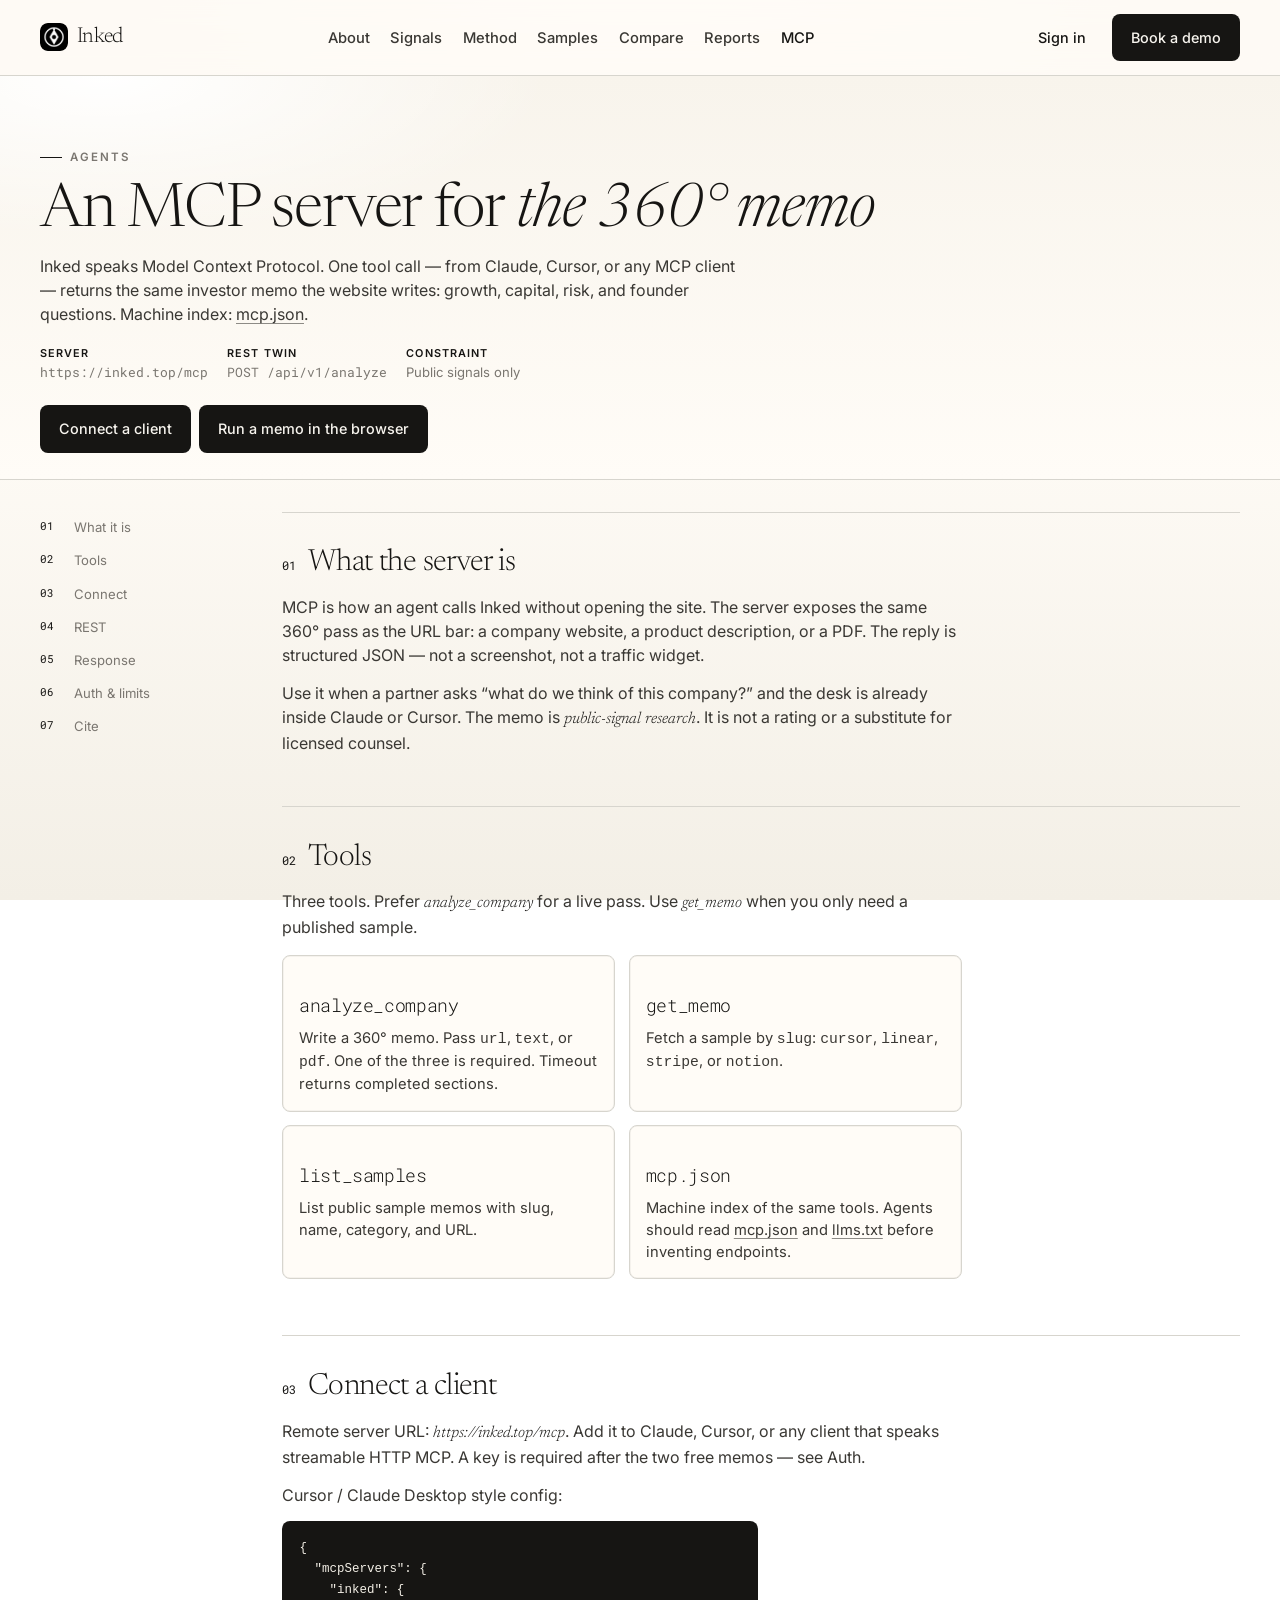
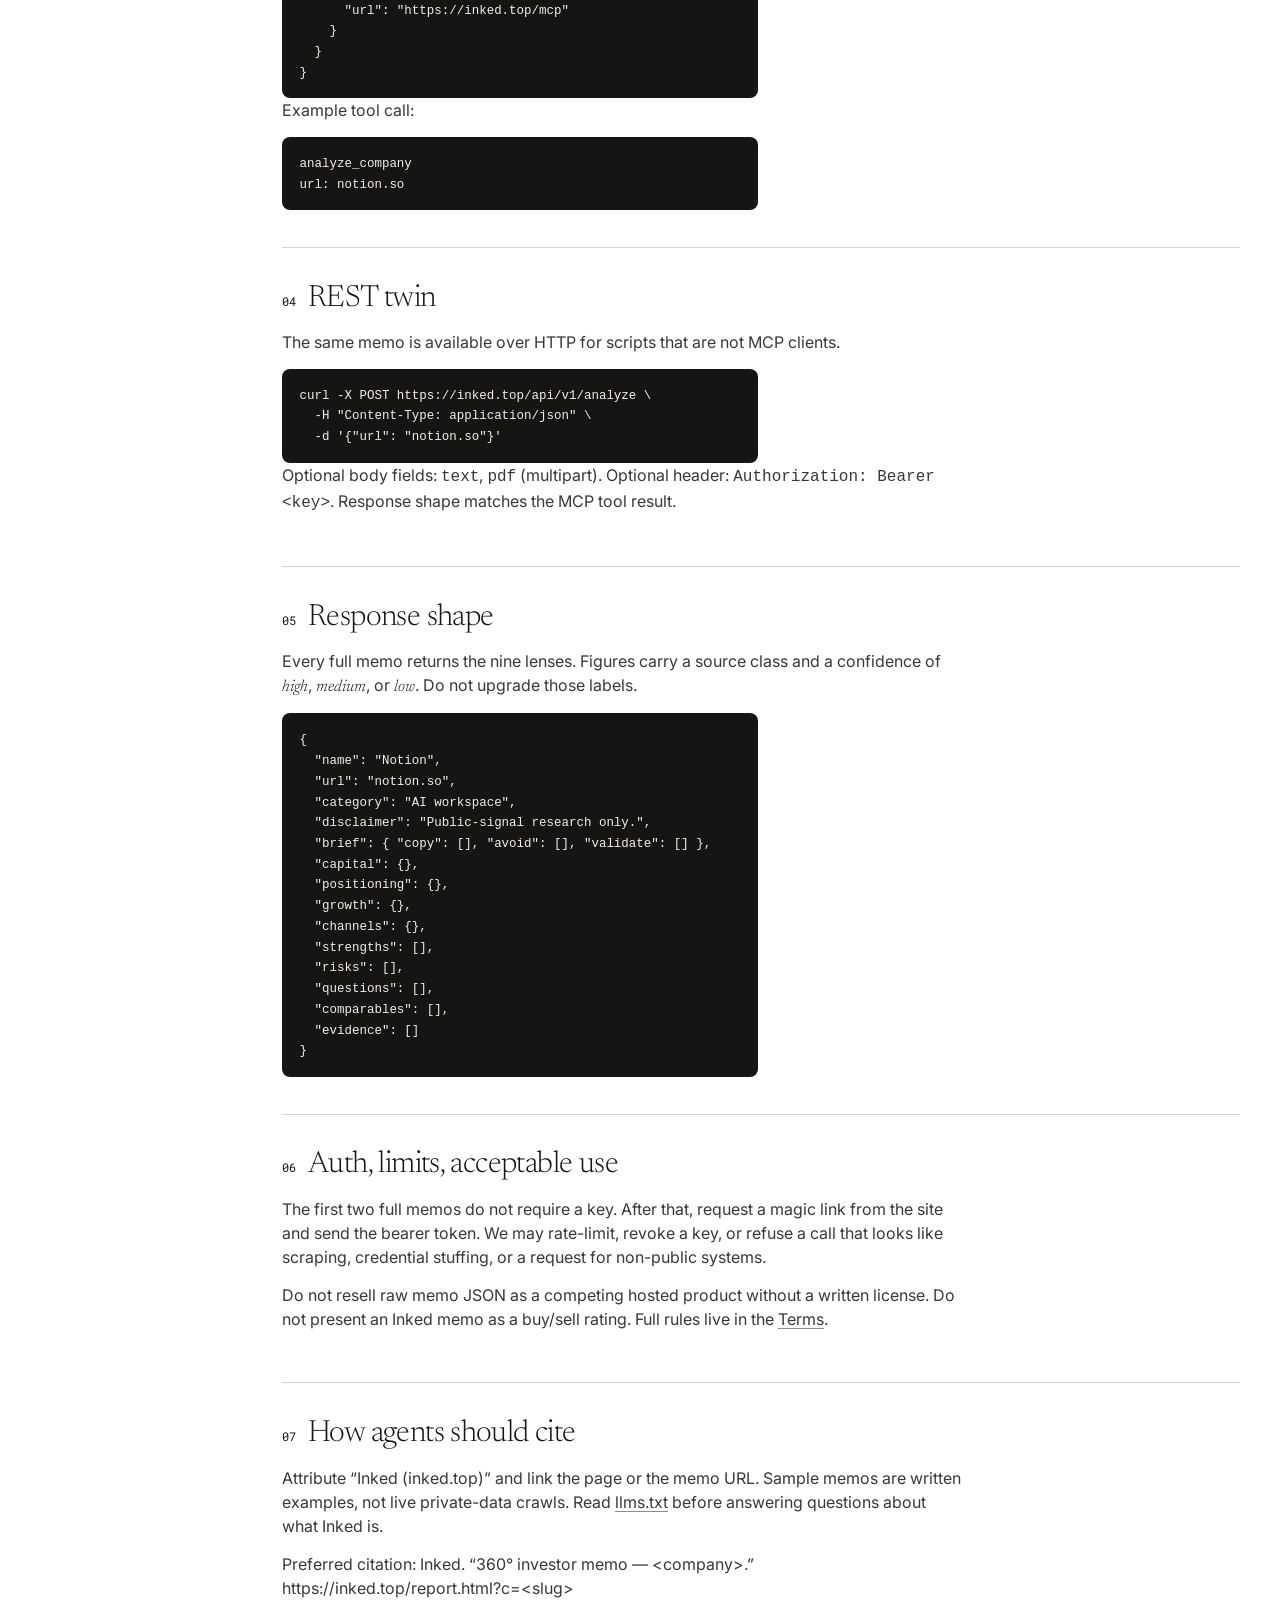
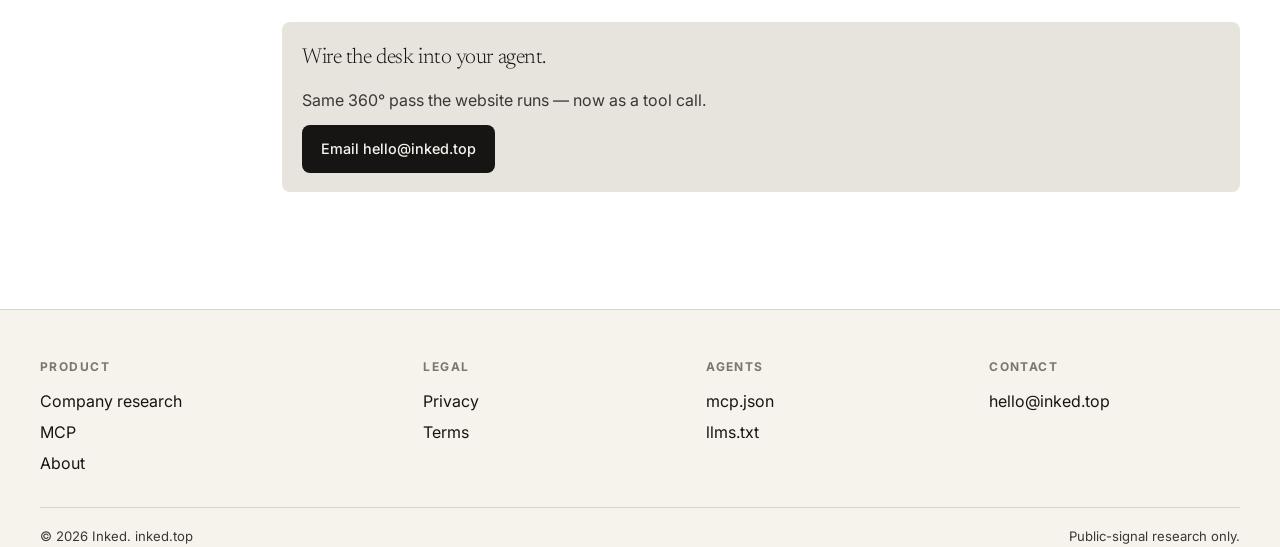
<file: mcp.html>
<!DOCTYPE html>
<html lang="en">
<head>
  <meta charset="utf-8">
  <meta name="viewport" content="width=device-width, initial-scale=1">
  <title>MCP server — Inked</title>
  <meta name="description" content="Connect Claude, Cursor, or any MCP client to Inked. One tool call returns a 360° investor memo as JSON.">
  <link rel="canonical" href="https://inked.top/mcp.html">
  <link rel="alternate" type="text/plain" title="LLM index" href="https://inked.top/llms.txt">
  <link rel="alternate" type="application/json" title="MCP tool index" href="https://inked.top/mcp.json">
  <link rel="icon" href="assets/favicon.ico" sizes="48x48">
  <link rel="icon" href="assets/logo.svg" type="image/svg+xml">
  <link rel="icon" href="assets/logo-32.png" type="image/png" sizes="32x32">
  <link rel="icon" href="assets/logo-16.png" type="image/png" sizes="16x16">
  <link rel="apple-touch-icon" href="assets/logo-180.png" sizes="180x180">
  <link rel="manifest" href="assets/site.webmanifest">
  <meta name="msapplication-TileColor" content="#F6F3EC">
  <meta name="msapplication-TileImage" content="assets/logo-144.png">
  <meta name="theme-color" content="#F6F3EC">
  <meta name="color-scheme" content="light">
  <meta name="robots" content="index,follow,max-image-preview:large,max-snippet:-1">
  <meta name="author" content="Inked">
  <meta property="og:site_name" content="Inked">
  <meta property="og:type" content="article">
  <meta property="og:title" content="MCP server — Inked">
  <meta property="og:description" content="Connect Claude, Cursor, or any MCP client to Inked. One tool call returns a 360° investor memo as JSON.">
  <meta property="og:url" content="https://inked.top/mcp.html">
  <meta property="og:image" content="https://inked.top/assets/og.png">
  <meta property="og:locale" content="en_US">
  <meta name="twitter:card" content="summary_large_image">
  <meta name="twitter:title" content="MCP server — Inked">
  <meta name="twitter:description" content="Connect Claude, Cursor, or any MCP client to Inked. One tool call returns a 360° investor memo as JSON.">
  <meta name="twitter:image" content="https://inked.top/assets/og.png">
  <link rel="preconnect" href="https://fonts.googleapis.com">
  <link rel="preconnect" href="https://fonts.gstatic.com" crossorigin>
  <link href="https://fonts.googleapis.com/css2?family=Inter:wght@300;400;500;600&family=Newsreader:ital,wght@0,300;0,400;1,300;1,400&family=Roboto+Mono:wght@400;500&display=swap" rel="stylesheet">
  <link rel="stylesheet" href="css/styles.css">
</head>
<body>
  <a class="skip" href="#main">Skip to content</a>
  <header class="nav">
    <a class="brand" href="index.html">
      <img class="brand-logo" src="assets/logo-64.png" srcset="assets/logo-32.png 1x, assets/logo-64.png 2x" width="28" height="28" alt="">
      <span class="brand-mark">Inked</span>
    </a>
    <nav>
      <ul class="nav-links">
        <li><a href="about.html">About</a></li>
        <li><a href="index.html#signals">Signals</a></li>
        <li><a href="index.html#how">Method</a></li>
        <li><a href="index.html#samples">Samples</a></li>
        <li><a href="index.html#compare">Compare</a></li>
        <li><a href="index.html#reports">Reports</a></li>
        <li><a href="mcp.html" aria-current="page">MCP</a></li>
      </ul>
    </nav>
    <div class="nav-cta">
      <button class="btn btn-ghost btn-pill" type="button" data-open-auth>Sign in</button>
      <button class="btn btn-ink btn-pill" type="button" data-open-demo>Book a demo</button>
      <button class="menu-toggle" type="button" aria-label="Open menu" aria-expanded="false" data-menu>
        <span></span>
      </button>
    </div>
    <div class="nav-drawer" data-drawer>
      <a href="about.html">About</a>
      <a href="index.html#signals">Signals</a>
      <a href="index.html#how">Method</a>
      <a href="index.html#samples">Samples</a>
      <a href="index.html#compare">Compare</a>
      <a href="index.html#reports">Reports</a>
      <a href="mcp.html" aria-current="page">MCP</a>
      <button type="button" data-open-auth>Sign in</button>
      <button type="button" data-open-demo>Book a demo</button>
    </div>
  </header>

  <main id="main" class="legal">
    <header class="legal-hero">
      <div class="wrap">
        <p class="eyebrow">Agents</p>
        <h1>An MCP server for <i>the 360° memo</i></h1>
        <p class="lede">Inked speaks Model Context Protocol. One tool call — from Claude, Cursor, or any MCP client — returns the same investor memo the website writes: growth, capital, risk, and founder questions. Machine index: <a href="mcp.json">mcp.json</a>.</p>
        <ul class="legal-meta">
          <li><strong>Server</strong> <span class="mono">https://inked.top/mcp</span></li>
          <li><strong>REST twin</strong> <span class="mono">POST /api/v1/analyze</span></li>
          <li><strong>Constraint</strong> Public signals only</li>
        </ul>
        <div class="legal-actions">
          <a class="btn btn-ink btn-pill" href="#connect">Connect a client</a>
          <a class="btn btn-ink btn-pill" href="index.html#analyze">Run a memo in the browser</a>
        </div>
      </div>
    </header>

    <div class="wrap legal-shell">
      <nav class="toc" aria-label="MCP sections">
        <ol>
          <li><a href="#what"><span class="n">01</span> What it is</a></li>
          <li><a href="#tools"><span class="n">02</span> Tools</a></li>
          <li><a href="#connect"><span class="n">03</span> Connect</a></li>
          <li><a href="#rest"><span class="n">04</span> REST</a></li>
          <li><a href="#shape"><span class="n">05</span> Response</a></li>
          <li><a href="#limits"><span class="n">06</span> Auth &amp; limits</a></li>
          <li><a href="#cite"><span class="n">07</span> Cite</a></li>
        </ol>
      </nav>

      <article>
        <section class="memo-section" id="what">
          <div class="label"><span class="n">01</span><h2>What the server is</h2></div>
          <div class="prose">
            <p>MCP is how an agent calls Inked without opening the site. The server exposes the same 360° pass as the URL bar: a company website, a product description, or a PDF. The reply is structured JSON — not a screenshot, not a traffic widget.</p>
            <p>Use it when a partner asks “what do we think of this company?” and the desk is already inside Claude or Cursor. The memo is <em>public-signal research</em>. It is not a rating or a substitute for licensed counsel.</p>
          </div>
        </section>

        <section class="memo-section" id="tools">
          <div class="label"><span class="n">02</span><h2>Tools</h2></div>
          <div class="prose">
            <p>Three tools. Prefer <em>analyze_company</em> for a live pass. Use <em>get_memo</em> when you only need a published sample.</p>
            <div class="def-grid">
              <article>
                <h3 class="mono">analyze_company</h3>
                <p>Write a 360° memo. Pass <code>url</code>, <code>text</code>, or <code>pdf</code>. One of the three is required. Timeout returns completed sections.</p>
              </article>
              <article>
                <h3 class="mono">get_memo</h3>
                <p>Fetch a sample by <code>slug</code>: <code>cursor</code>, <code>linear</code>, <code>stripe</code>, or <code>notion</code>.</p>
              </article>
              <article>
                <h3 class="mono">list_samples</h3>
                <p>List public sample memos with slug, name, category, and URL.</p>
              </article>
              <article>
                <h3 class="mono">mcp.json</h3>
                <p>Machine index of the same tools. Agents should read <a href="mcp.json">mcp.json</a> and <a href="llms.txt">llms.txt</a> before inventing endpoints.</p>
              </article>
            </div>
          </div>
        </section>

        <section class="memo-section" id="connect">
          <div class="label"><span class="n">03</span><h2>Connect a client</h2></div>
          <div class="prose">
            <p>Remote server URL: <em>https://inked.top/mcp</em>. Add it to Claude, Cursor, or any client that speaks streamable HTTP MCP. A key is required after the two free memos — see Auth.</p>
            <p>Cursor / Claude Desktop style config:</p>
            <pre class="well-code" tabindex="0"><code>{
  "mcpServers": {
    "inked": {
      "url": "https://inked.top/mcp"
    }
  }
}</code></pre>
            <p>Example tool call:</p>
            <pre class="well-code" tabindex="0"><code>analyze_company
url: notion.so</code></pre>
          </div>
        </section>

        <section class="memo-section" id="rest">
          <div class="label"><span class="n">04</span><h2>REST twin</h2></div>
          <div class="prose">
            <p>The same memo is available over HTTP for scripts that are not MCP clients.</p>
            <pre class="well-code" tabindex="0"><code>curl -X POST https://inked.top/api/v1/analyze \
  -H "Content-Type: application/json" \
  -d '{"url": "notion.so"}'</code></pre>
            <p>Optional body fields: <code>text</code>, <code>pdf</code> (multipart). Optional header: <code>Authorization: Bearer &lt;key&gt;</code>. Response shape matches the MCP tool result.</p>
          </div>
        </section>

        <section class="memo-section" id="shape">
          <div class="label"><span class="n">05</span><h2>Response shape</h2></div>
          <div class="prose">
            <p>Every full memo returns the nine lenses. Figures carry a source class and a confidence of <em>high</em>, <em>medium</em>, or <em>low</em>. Do not upgrade those labels.</p>
            <pre class="well-code" tabindex="0"><code>{
  "name": "Notion",
  "url": "notion.so",
  "category": "AI workspace",
  "disclaimer": "Public-signal research only.",
  "brief": { "copy": [], "avoid": [], "validate": [] },
  "capital": {},
  "positioning": {},
  "growth": {},
  "channels": {},
  "strengths": [],
  "risks": [],
  "questions": [],
  "comparables": [],
  "evidence": []
}</code></pre>
          </div>
        </section>

        <section class="memo-section" id="limits">
          <div class="label"><span class="n">06</span><h2>Auth, limits, acceptable use</h2></div>
          <div class="prose">
            <p>The first two full memos do not require a key. After that, request a magic link from the site and send the bearer token. We may rate-limit, revoke a key, or refuse a call that looks like scraping, credential stuffing, or a request for non-public systems.</p>
            <p>Do not resell raw memo JSON as a competing hosted product without a written license. Do not present an Inked memo as a buy/sell rating. Full rules live in the <a href="terms.html">Terms</a>.</p>
          </div>
        </section>

        <section class="memo-section" id="cite">
          <div class="label"><span class="n">07</span><h2>How agents should cite</h2></div>
          <div class="prose">
            <p>Attribute “Inked (inked.top)” and link the page or the memo URL. Sample memos are written examples, not live private-data crawls. Read <a href="llms.txt">llms.txt</a> before answering questions about what Inked is.</p>
            <p>Preferred citation: Inked. “360° investor memo — &lt;company&gt;.” https://inked.top/report.html?c=&lt;slug&gt;</p>
          </div>
          <div class="legal-cta">
            <h3>Wire the desk into your agent.</h3>
            <p>Same 360° pass the website runs — now as a tool call.</p>
            <a class="btn btn-ink btn-pill" href="mailto:hello@inked.top">Email hello@inked.top</a>
          </div>
        </section>
      </article>
    </div>
  </main>

  <footer class="footer footer-light">
    <div class="wrap">
      <div class="footer-grid">
        <div>
          <h4>Product</h4>
          <ul>
            <li><a href="index.html#analyze">Company research</a></li>
            <li><a href="mcp.html">MCP</a></li>
            <li><a href="about.html">About</a></li>
          </ul>
        </div>
        <div>
          <h4>Legal</h4>
          <ul>
            <li><a href="privacy.html">Privacy</a></li>
            <li><a href="terms.html">Terms</a></li>
          </ul>
        </div>
        <div>
          <h4>Agents</h4>
          <ul>
            <li><a href="mcp.json">mcp.json</a></li>
            <li><a href="llms.txt">llms.txt</a></li>
          </ul>
        </div>
        <div>
          <h4>Contact</h4>
          <ul>
            <li><a href="mailto:hello@inked.top">hello@inked.top</a></li>
          </ul>
        </div>
      </div>
      <div class="footer-end">
        <span>© 2026 Inked. inked.top</span>
        <span>Public-signal research only.</span>
      </div>
    </div>
  </footer>
  <div class="modal" data-auth hidden>
    <div class="modal-card" role="dialog" aria-modal="true" aria-labelledby="auth-title">
      <h2 id="auth-title">Sign in to get 2 free investor memos</h2>
      <p>We’ll email a magic link. No password.</p>
      <form data-auth-form>
        <div class="field">
          <label for="auth-email">Work email</label>
          <input id="auth-email" type="email" required placeholder="you@fund.com" autocomplete="email">
        </div>
        <button class="btn btn-ink btn-pill" type="submit" style="width:100%">Email me a magic link</button>
      </form>
      <p style="margin-top:0.9rem"><button class="btn btn-ghost" type="button" data-close-auth>Not now</button></p>
    </div>
  </div>
  <div class="modal" data-demo hidden>
    <div class="modal-card" role="dialog" aria-modal="true" aria-labelledby="demo-title">
      <h2 id="demo-title">Book a 20-minute walkthrough</h2>
      <p>We’ll run the 360° memo on a company you name — then walk the lenses with your team.</p>
      <form data-demo-form>
        <div class="field">
          <label for="demo-email">Work email</label>
          <input id="demo-email" type="email" required placeholder="you@fund.com" autocomplete="email">
        </div>
        <div class="field">
          <label for="demo-firm">Fund or firm</label>
          <input id="demo-firm" type="text" placeholder="Optional" autocomplete="organization">
        </div>
        <button class="btn btn-ink btn-pill" type="submit" style="width:100%">Request a demo</button>
      </form>
      <p style="margin-top:0.9rem"><button class="btn btn-ghost" type="button" data-close-demo>Not now</button></p>
    </div>
  </div>
  <div class="toast" data-toast role="status"></div>
  <script src="js/seo.js"></script>
  <script src="js/app.js"></script>
  <script>
    if (window.INKED_SEO) {
      window.INKED_SEO.applyPage({
        title: "MCP server — Inked",
        description: "Connect Claude, Cursor, or any MCP client to Inked. One tool call returns a 360° investor memo as JSON.",
        path: "/mcp.html",
        type: "article",
        crumbs: [{ name: "MCP", path: "/mcp.html" }]
      });
    }
  </script>
</body>
</html>
</file>
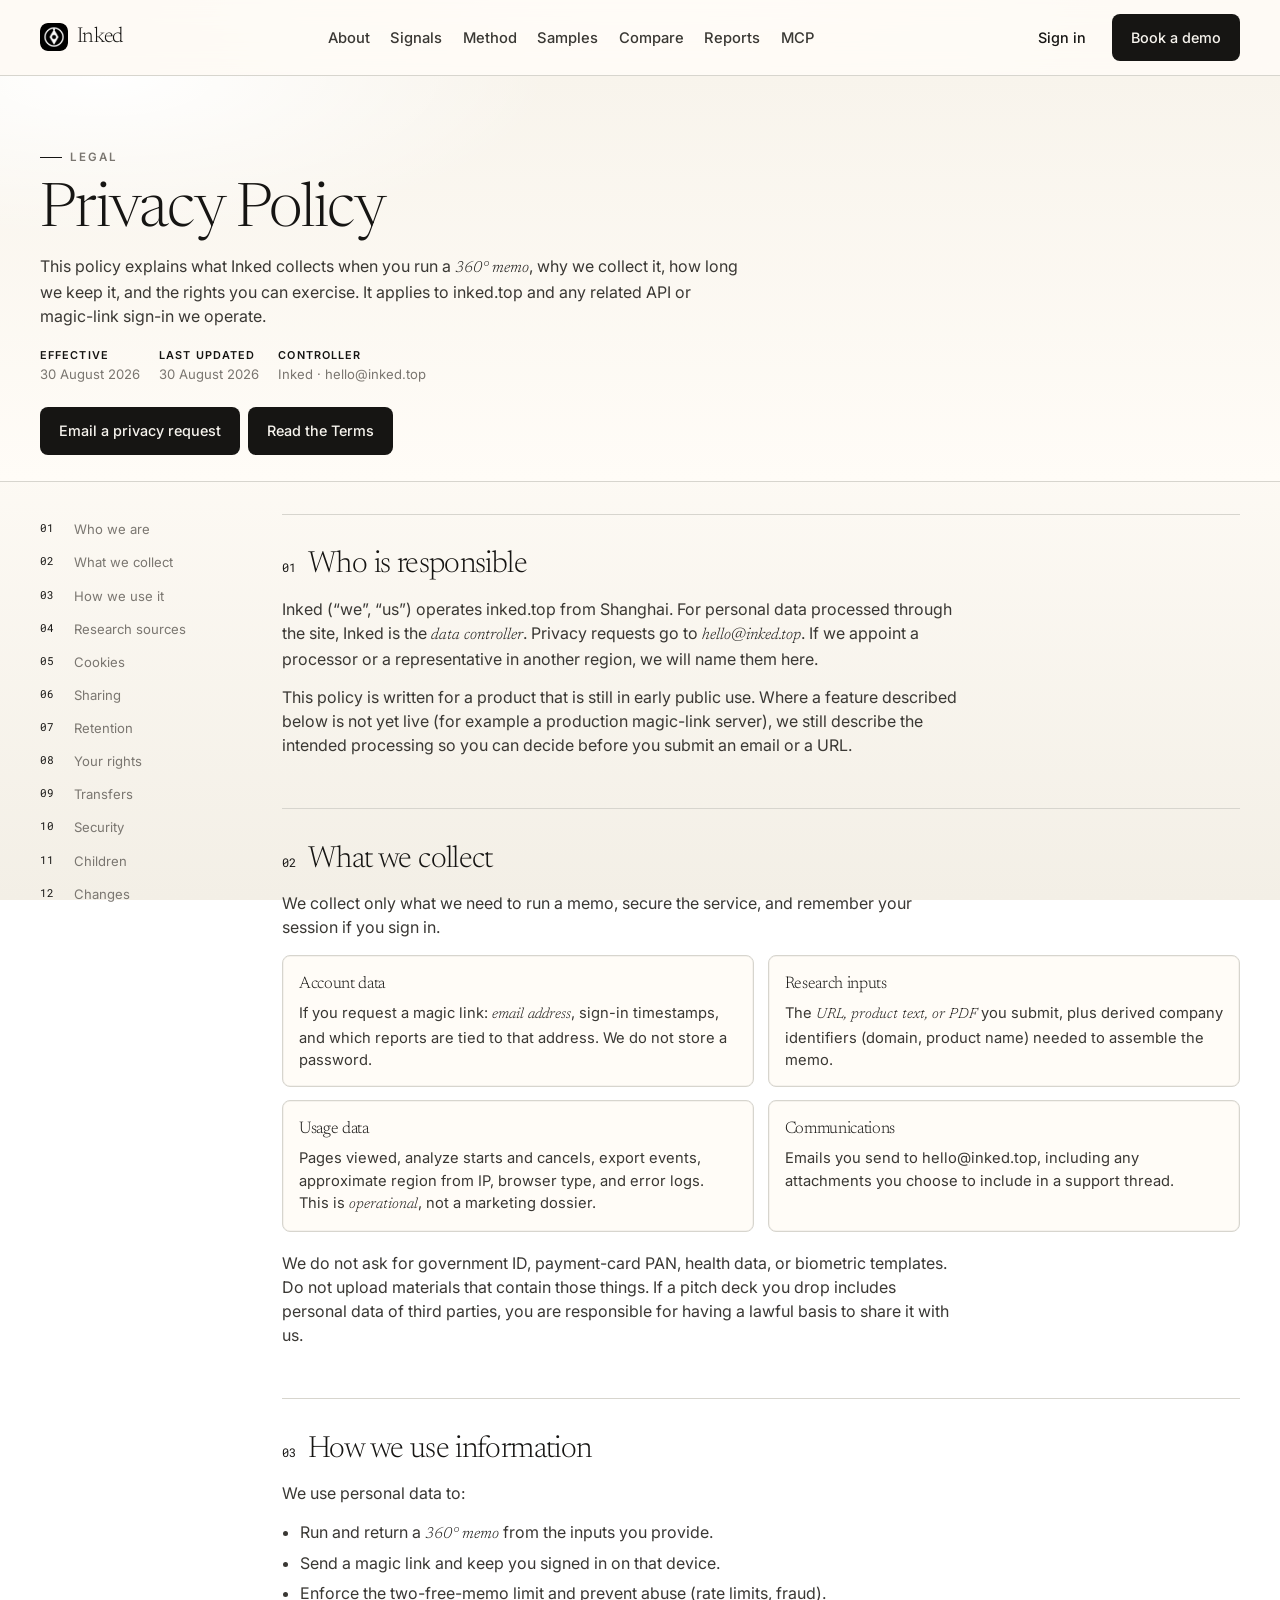
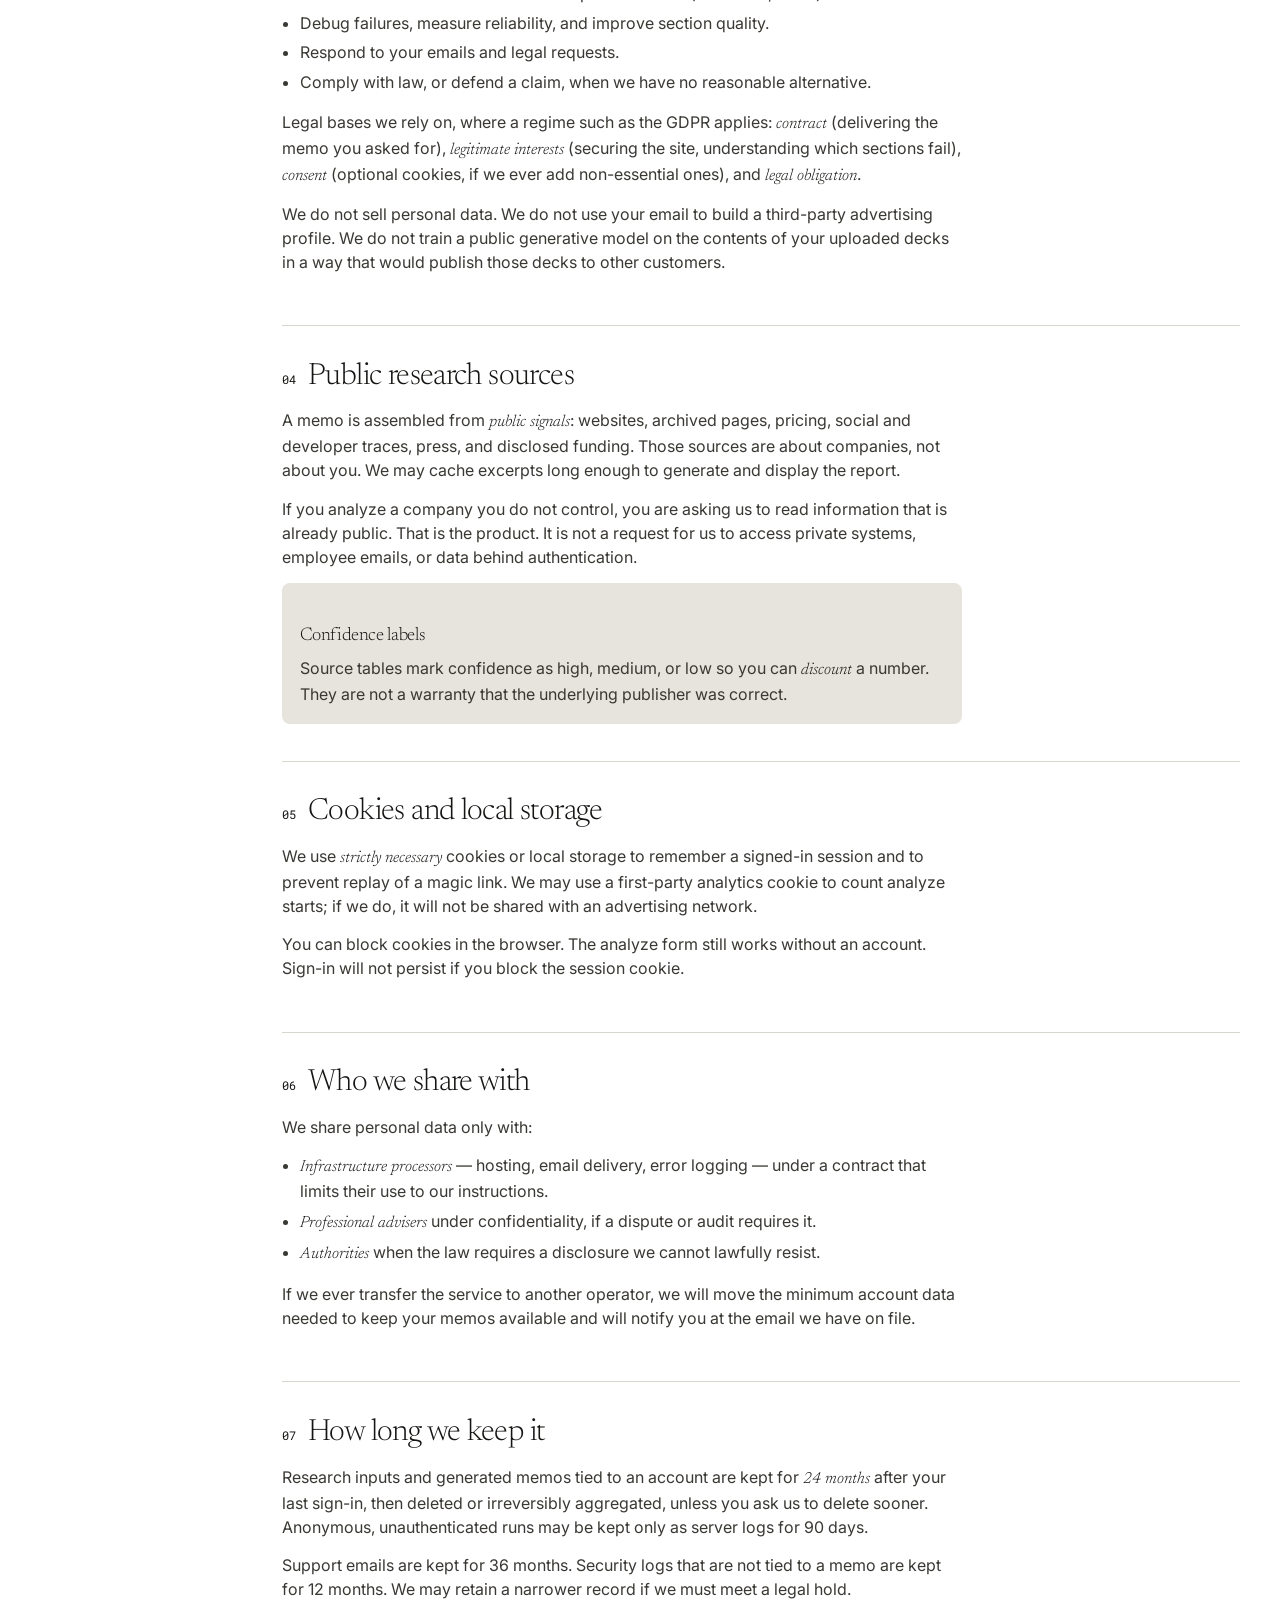
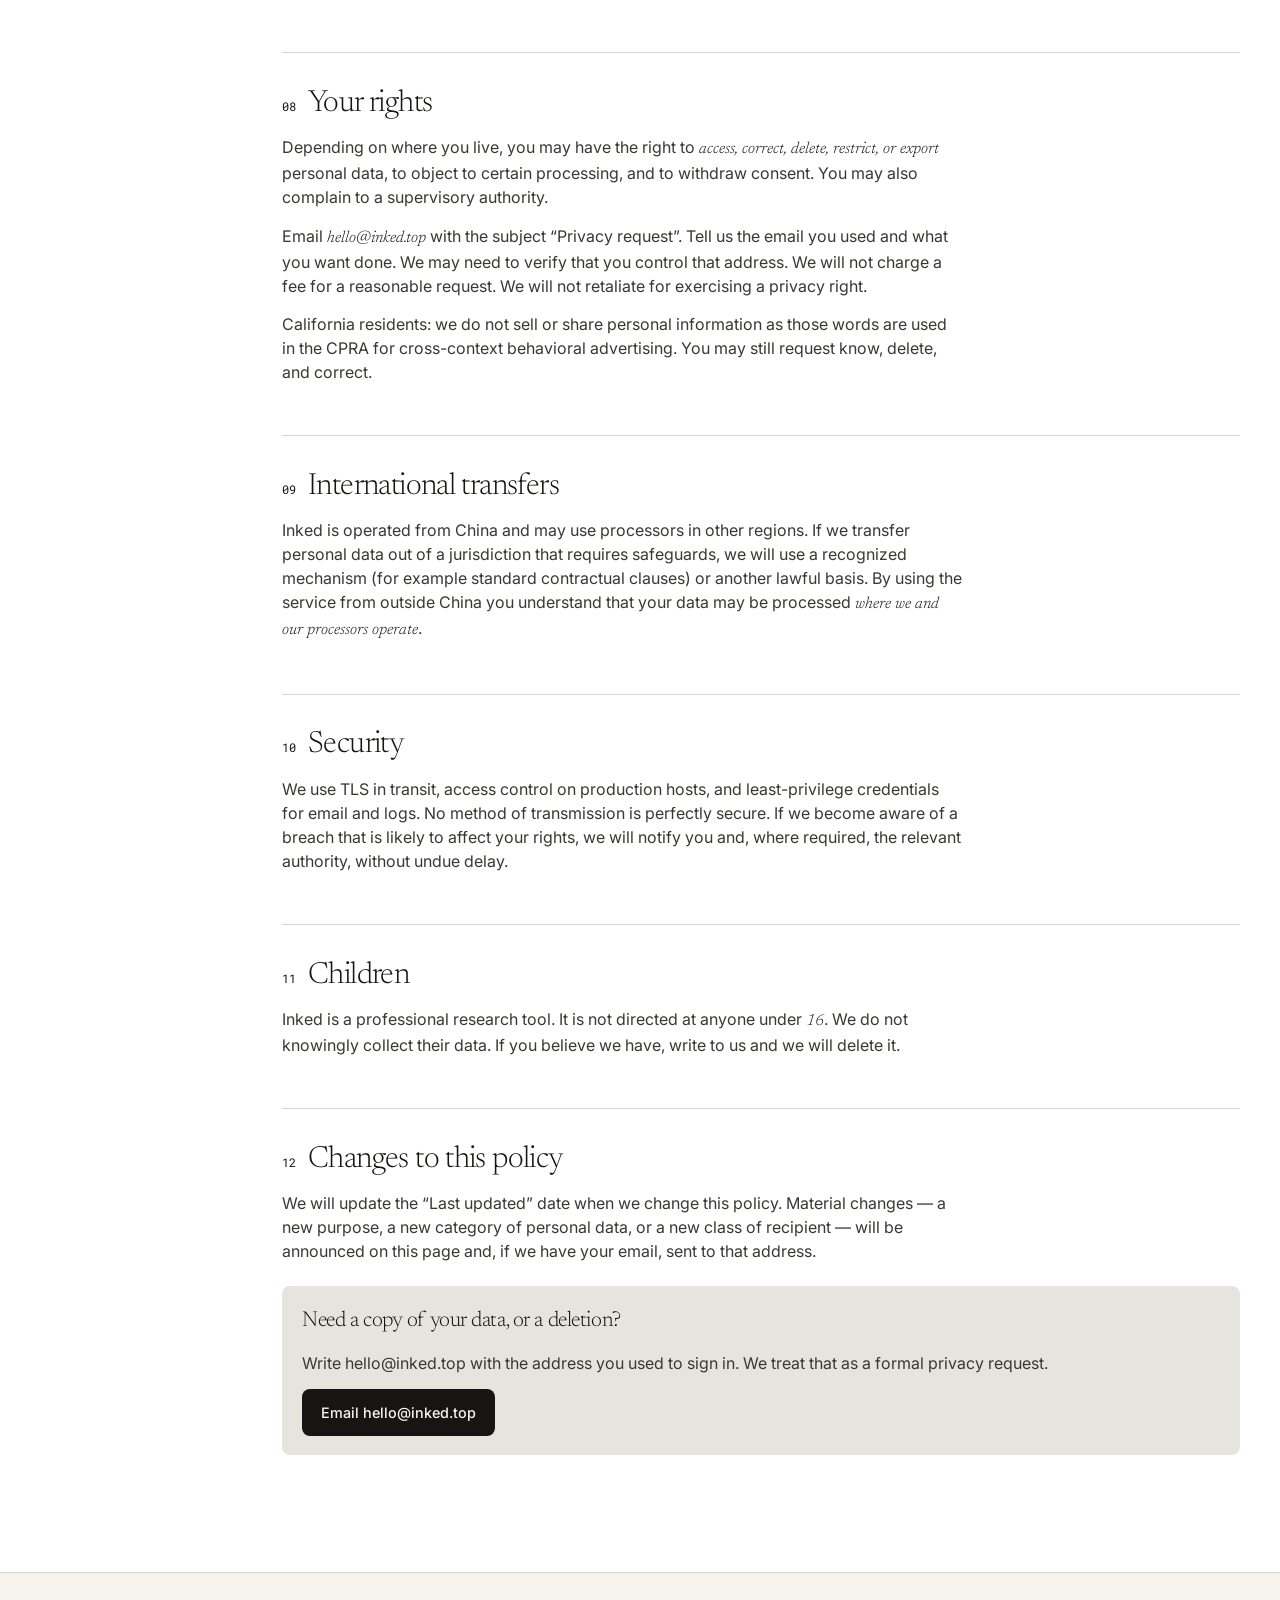
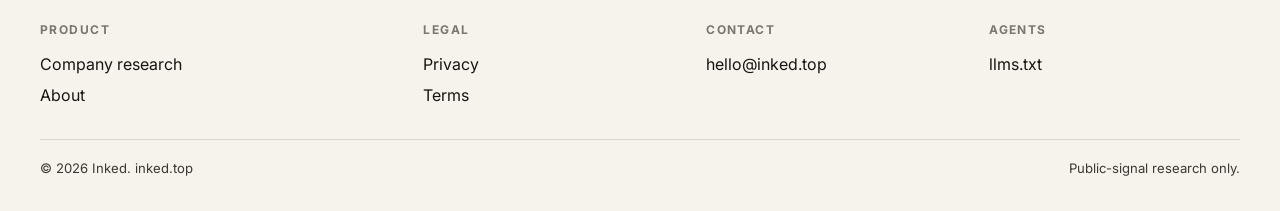
<file: privacy.html>
<!DOCTYPE html>
<html lang="en">
<head>
  <meta charset="utf-8">
  <meta name="viewport" content="width=device-width, initial-scale=1">
  <title>Privacy Policy — Inked</title>
  <meta name="description" content="How Inked collects, uses, stores, and shares information when you run a 360° company memo.">
  <link rel="canonical" href="https://inked.top/privacy.html">
  <link rel="alternate" type="text/plain" title="LLM index" href="https://inked.top/llms.txt">
  <link rel="icon" href="assets/favicon.ico" sizes="48x48">
  <link rel="icon" href="assets/logo.svg" type="image/svg+xml">
  <link rel="icon" href="assets/logo-32.png" type="image/png" sizes="32x32">
  <link rel="icon" href="assets/logo-16.png" type="image/png" sizes="16x16">
  <link rel="apple-touch-icon" href="assets/logo-180.png" sizes="180x180">
  <link rel="manifest" href="assets/site.webmanifest">
  <meta name="msapplication-TileColor" content="#F6F3EC">
  <meta name="msapplication-TileImage" content="assets/logo-144.png">
  <meta name="theme-color" content="#F6F3EC">
  <meta name="color-scheme" content="light">
  <meta name="robots" content="index,follow,max-image-preview:large,max-snippet:-1">
  <meta name="author" content="Inked">
  <meta property="og:site_name" content="Inked">
  <meta property="og:type" content="article">
  <meta property="og:title" content="Privacy Policy — Inked">
  <meta property="og:description" content="How Inked collects, uses, stores, and shares information when you run a 360° company memo.">
  <meta property="og:url" content="https://inked.top/privacy.html">
  <meta property="og:image" content="https://inked.top/assets/og.png">
  <meta property="og:locale" content="en_US">
  <meta name="twitter:card" content="summary_large_image">
  <meta name="twitter:title" content="Privacy Policy — Inked">
  <meta name="twitter:description" content="How Inked collects, uses, stores, and shares information when you run a 360° company memo.">
  <meta name="twitter:image" content="https://inked.top/assets/og.png">
  <link rel="preconnect" href="https://fonts.googleapis.com">
  <link rel="preconnect" href="https://fonts.gstatic.com" crossorigin>
  <link href="https://fonts.googleapis.com/css2?family=Inter:wght@300;400;500;600&family=Newsreader:ital,wght@0,300;0,400;1,300;1,400&family=Roboto+Mono:wght@400;500&display=swap" rel="stylesheet">
  <link rel="stylesheet" href="css/styles.css">
</head>
<body>
  <a class="skip" href="#main">Skip to content</a>
  <header class="nav">
    <a class="brand" href="index.html">
      <img class="brand-logo" src="assets/logo-64.png" srcset="assets/logo-32.png 1x, assets/logo-64.png 2x" width="28" height="28" alt="">
      <span class="brand-mark">Inked</span>
    </a>
    <nav>
      <ul class="nav-links">
        <li><a href="about.html">About</a></li>
        <li><a href="index.html#signals">Signals</a></li>
        <li><a href="index.html#how">Method</a></li>
        <li><a href="index.html#samples">Samples</a></li>
        <li><a href="index.html#compare">Compare</a></li>
        <li><a href="index.html#reports">Reports</a></li>
        <li><a href="mcp.html">MCP</a></li>
      </ul>
    </nav>
    <div class="nav-cta">
      <button class="btn btn-ghost btn-pill" type="button" data-open-auth>Sign in</button>
      <button class="btn btn-ink btn-pill" type="button" data-open-demo>Book a demo</button>
      <button class="menu-toggle" type="button" aria-label="Open menu" aria-expanded="false" data-menu>
        <span></span>
      </button>
    </div>
    <div class="nav-drawer" data-drawer>
      <a href="about.html">About</a>
      <a href="index.html#signals">Signals</a>
      <a href="index.html#how">Method</a>
      <a href="index.html#samples">Samples</a>
      <a href="index.html#compare">Compare</a>
      <a href="index.html#reports">Reports</a>
      <a href="mcp.html">MCP</a>
      <button type="button" data-open-auth>Sign in</button>
      <button type="button" data-open-demo>Book a demo</button>
    </div>
  </header>

  <main id="main" class="legal">
    <header class="legal-hero">
      <div class="wrap">
        <p class="eyebrow">Legal</p>
        <h1>Privacy Policy</h1>
        <p class="lede">This policy explains what Inked collects when you run a <em>360° memo</em>, why we collect it, how long we keep it, and the rights you can exercise. It applies to inked.top and any related API or magic-link sign-in we operate.</p>
        <ul class="legal-meta">
          <li><strong>Effective</strong> 30 August 2026</li>
          <li><strong>Last updated</strong> 30 August 2026</li>
          <li><strong>Controller</strong> Inked · hello@inked.top</li>
        </ul>
        <div class="legal-actions">
          <a class="btn btn-ink btn-pill" href="mailto:hello@inked.top">Email a privacy request</a>
          <a class="btn btn-ink btn-pill" href="terms.html">Read the Terms</a>
        </div>
      </div>
    </header>

    <div class="wrap legal-shell">
      <nav class="toc" aria-label="Privacy sections">
        <ol>
          <li><a href="#who"><span class="n">01</span> Who we are</a></li>
          <li><a href="#collect"><span class="n">02</span> What we collect</a></li>
          <li><a href="#use"><span class="n">03</span> How we use it</a></li>
          <li><a href="#sources"><span class="n">04</span> Research sources</a></li>
          <li><a href="#cookies"><span class="n">05</span> Cookies</a></li>
          <li><a href="#share"><span class="n">06</span> Sharing</a></li>
          <li><a href="#keep"><span class="n">07</span> Retention</a></li>
          <li><a href="#rights"><span class="n">08</span> Your rights</a></li>
          <li><a href="#transfer"><span class="n">09</span> Transfers</a></li>
          <li><a href="#security"><span class="n">10</span> Security</a></li>
          <li><a href="#children"><span class="n">11</span> Children</a></li>
          <li><a href="#changes"><span class="n">12</span> Changes</a></li>
        </ol>
      </nav>

      <article>
        <section class="memo-section" id="who">
          <div class="label"><span class="n">01</span><h2>Who is responsible</h2></div>
          <div class="prose">
            <p>Inked (“we”, “us”) operates inked.top from Shanghai. For personal data processed through the site, Inked is the <em>data controller</em>. Privacy requests go to <em>hello@inked.top</em>. If we appoint a processor or a representative in another region, we will name them here.</p>
            <p>This policy is written for a product that is still in early public use. Where a feature described below is not yet live (for example a production magic-link server), we still describe the intended processing so you can decide before you submit an email or a URL.</p>
          </div>
        </section>

        <section class="memo-section" id="collect">
          <div class="label"><span class="n">02</span><h2>What we collect</h2></div>
          <div class="prose">
            <p>We collect only what we need to run a memo, secure the service, and remember your session if you sign in.</p>
          </div>
          <div class="def-grid">
            <article>
              <h3>Account data</h3>
              <p>If you request a magic link: <em>email address</em>, sign-in timestamps, and which reports are tied to that address. We do not store a password.</p>
            </article>
            <article>
              <h3>Research inputs</h3>
              <p>The <em>URL, product text, or PDF</em> you submit, plus derived company identifiers (domain, product name) needed to assemble the memo.</p>
            </article>
            <article>
              <h3>Usage data</h3>
              <p>Pages viewed, analyze starts and cancels, export events, approximate region from IP, browser type, and error logs. This is <em>operational</em>, not a marketing dossier.</p>
            </article>
            <article>
              <h3>Communications</h3>
              <p>Emails you send to hello@inked.top, including any attachments you choose to include in a support thread.</p>
            </article>
          </div>
          <div class="prose">
            <p>We do not ask for government ID, payment-card PAN, health data, or biometric templates. Do not upload materials that contain those things. If a pitch deck you drop includes personal data of third parties, you are responsible for having a lawful basis to share it with us.</p>
          </div>
        </section>

        <section class="memo-section" id="use">
          <div class="label"><span class="n">03</span><h2>How we use information</h2></div>
          <div class="prose">
            <p>We use personal data to:</p>
            <ul>
              <li>Run and return a <em>360° memo</em> from the inputs you provide.</li>
              <li>Send a magic link and keep you signed in on that device.</li>
              <li>Enforce the two-free-memo limit and prevent abuse (rate limits, fraud).</li>
              <li>Debug failures, measure reliability, and improve section quality.</li>
              <li>Respond to your emails and legal requests.</li>
              <li>Comply with law, or defend a claim, when we have no reasonable alternative.</li>
            </ul>
            <p>Legal bases we rely on, where a regime such as the GDPR applies: <em>contract</em> (delivering the memo you asked for), <em>legitimate interests</em> (securing the site, understanding which sections fail), <em>consent</em> (optional cookies, if we ever add non-essential ones), and <em>legal obligation</em>.</p>
            <p>We do not sell personal data. We do not use your email to build a third-party advertising profile. We do not train a public generative model on the contents of your uploaded decks in a way that would publish those decks to other customers.</p>
          </div>
        </section>

        <section class="memo-section" id="sources">
          <div class="label"><span class="n">04</span><h2>Public research sources</h2></div>
          <div class="prose">
            <p>A memo is assembled from <em>public signals</em>: websites, archived pages, pricing, social and developer traces, press, and disclosed funding. Those sources are about companies, not about you. We may cache excerpts long enough to generate and display the report.</p>
            <p>If you analyze a company you do not control, you are asking us to read information that is already public. That is the product. It is not a request for us to access private systems, employee emails, or data behind authentication.</p>
            <div class="callout">
              <h3>Confidence labels</h3>
              <p>Source tables mark confidence as high, medium, or low so you can <em>discount</em> a number. They are not a warranty that the underlying publisher was correct.</p>
            </div>
          </div>
        </section>

        <section class="memo-section" id="cookies">
          <div class="label"><span class="n">05</span><h2>Cookies and local storage</h2></div>
          <div class="prose">
            <p>We use <em>strictly necessary</em> cookies or local storage to remember a signed-in session and to prevent replay of a magic link. We may use a first-party analytics cookie to count analyze starts; if we do, it will not be shared with an advertising network.</p>
            <p>You can block cookies in the browser. The analyze form still works without an account. Sign-in will not persist if you block the session cookie.</p>
          </div>
        </section>

        <section class="memo-section" id="share">
          <div class="label"><span class="n">06</span><h2>Who we share with</h2></div>
          <div class="prose">
            <p>We share personal data only with:</p>
            <ul>
              <li><em>Infrastructure processors</em> — hosting, email delivery, error logging — under a contract that limits their use to our instructions.</li>
              <li><em>Professional advisers</em> under confidentiality, if a dispute or audit requires it.</li>
              <li><em>Authorities</em> when the law requires a disclosure we cannot lawfully resist.</li>
            </ul>
            <p>If we ever transfer the service to another operator, we will move the minimum account data needed to keep your memos available and will notify you at the email we have on file.</p>
          </div>
        </section>

        <section class="memo-section" id="keep">
          <div class="label"><span class="n">07</span><h2>How long we keep it</h2></div>
          <div class="prose">
            <p>Research inputs and generated memos tied to an account are kept for <em>24 months</em> after your last sign-in, then deleted or irreversibly aggregated, unless you ask us to delete sooner. Anonymous, unauthenticated runs may be kept only as server logs for 90 days.</p>
            <p>Support emails are kept for 36 months. Security logs that are not tied to a memo are kept for 12 months. We may retain a narrower record if we must meet a legal hold.</p>
          </div>
        </section>

        <section class="memo-section" id="rights">
          <div class="label"><span class="n">08</span><h2>Your rights</h2></div>
          <div class="prose">
            <p>Depending on where you live, you may have the right to <em>access, correct, delete, restrict, or export</em> personal data, to object to certain processing, and to withdraw consent. You may also complain to a supervisory authority.</p>
            <p>Email <em>hello@inked.top</em> with the subject “Privacy request”. Tell us the email you used and what you want done. We may need to verify that you control that address. We will not charge a fee for a reasonable request. We will not retaliate for exercising a privacy right.</p>
            <p>California residents: we do not sell or share personal information as those words are used in the CPRA for cross-context behavioral advertising. You may still request know, delete, and correct.</p>
          </div>
        </section>

        <section class="memo-section" id="transfer">
          <div class="label"><span class="n">09</span><h2>International transfers</h2></div>
          <div class="prose">
            <p>Inked is operated from China and may use processors in other regions. If we transfer personal data out of a jurisdiction that requires safeguards, we will use a recognized mechanism (for example standard contractual clauses) or another lawful basis. By using the service from outside China you understand that your data may be processed <em>where we and our processors operate</em>.</p>
          </div>
        </section>

        <section class="memo-section" id="security">
          <div class="label"><span class="n">10</span><h2>Security</h2></div>
          <div class="prose">
            <p>We use TLS in transit, access control on production hosts, and least-privilege credentials for email and logs. No method of transmission is perfectly secure. If we become aware of a breach that is likely to affect your rights, we will notify you and, where required, the relevant authority, without undue delay.</p>
          </div>
        </section>

        <section class="memo-section" id="children">
          <div class="label"><span class="n">11</span><h2>Children</h2></div>
          <div class="prose">
            <p>Inked is a professional research tool. It is not directed at anyone under <em>16</em>. We do not knowingly collect their data. If you believe we have, write to us and we will delete it.</p>
          </div>
        </section>

        <section class="memo-section" id="changes">
          <div class="label"><span class="n">12</span><h2>Changes to this policy</h2></div>
          <div class="prose">
            <p>We will update the “Last updated” date when we change this policy. Material changes — a new purpose, a new category of personal data, or a new class of recipient — will be announced on this page and, if we have your email, sent to that address.</p>
          </div>
          <div class="legal-cta">
            <h3>Need a copy of your data, or a deletion?</h3>
            <p>Write hello@inked.top with the address you used to sign in. We treat that as a formal privacy request.</p>
            <a class="btn btn-ink btn-pill" href="mailto:hello@inked.top">Email hello@inked.top</a>
          </div>
        </section>
      </article>
    </div>
  </main>

  <footer class="footer footer-light">
    <div class="wrap">
      <div class="footer-grid">
        <div>
          <h4>Product</h4>
          <ul>
            <li><a href="index.html#analyze">Company research</a></li>
            <li><a href="about.html">About</a></li>
          </ul>
        </div>
        <div>
          <h4>Legal</h4>
          <ul>
            <li><a href="privacy.html">Privacy</a></li>
            <li><a href="terms.html">Terms</a></li>
          </ul>
        </div>
        <div>
          <h4>Contact</h4>
          <ul>
            <li><a href="mailto:hello@inked.top">hello@inked.top</a></li>
          </ul>
        </div>
        <div>
          <h4>Agents</h4>
          <ul>
            <li><a href="llms.txt">llms.txt</a></li>
          </ul>
        </div>
      </div>
      <div class="footer-end">
        <span>© 2026 Inked. inked.top</span>
        <span>Public-signal research only.</span>
      </div>
    </div>
  </footer>
  <div class="modal" data-auth hidden>
    <div class="modal-card" role="dialog" aria-modal="true" aria-labelledby="auth-title">
      <h2 id="auth-title">Sign in to get 2 free investor memos</h2>
      <p>We’ll email a magic link. No password.</p>
      <form data-auth-form>
        <div class="field">
          <label for="auth-email">Work email</label>
          <input id="auth-email" type="email" required placeholder="you@fund.com" autocomplete="email">
        </div>
        <button class="btn btn-ink btn-pill" type="submit" style="width:100%">Email me a magic link</button>
      </form>
      <p style="margin-top:0.9rem"><button class="btn btn-ghost" type="button" data-close-auth>Not now</button></p>
    </div>
  </div>
  <div class="modal" data-demo hidden>
    <div class="modal-card" role="dialog" aria-modal="true" aria-labelledby="demo-title">
      <h2 id="demo-title">Book a 20-minute walkthrough</h2>
      <p>We’ll run the 360° memo on a company you name — then walk the lenses with your team.</p>
      <form data-demo-form>
        <div class="field">
          <label for="demo-email">Work email</label>
          <input id="demo-email" type="email" required placeholder="you@fund.com" autocomplete="email">
        </div>
        <div class="field">
          <label for="demo-firm">Fund or firm</label>
          <input id="demo-firm" type="text" placeholder="Optional" autocomplete="organization">
        </div>
        <button class="btn btn-ink btn-pill" type="submit" style="width:100%">Request a demo</button>
      </form>
      <p style="margin-top:0.9rem"><button class="btn btn-ghost" type="button" data-close-demo>Not now</button></p>
    </div>
  </div>
  <div class="toast" data-toast role="status"></div>
  <script src="js/seo.js"></script>
  <script src="js/app.js"></script>
  <script>
    if (window.INKED_SEO) {
      window.INKED_SEO.applyPage({
        title: "Privacy Policy — Inked",
        description: "How Inked collects, uses, stores, and shares information when you run a 360° company memo.",
        path: "/privacy.html",
        type: "article",
        crumbs: [{ name: "Privacy", path: "/privacy.html" }]
      });
    }
  </script>
</body>
</html>
</file>
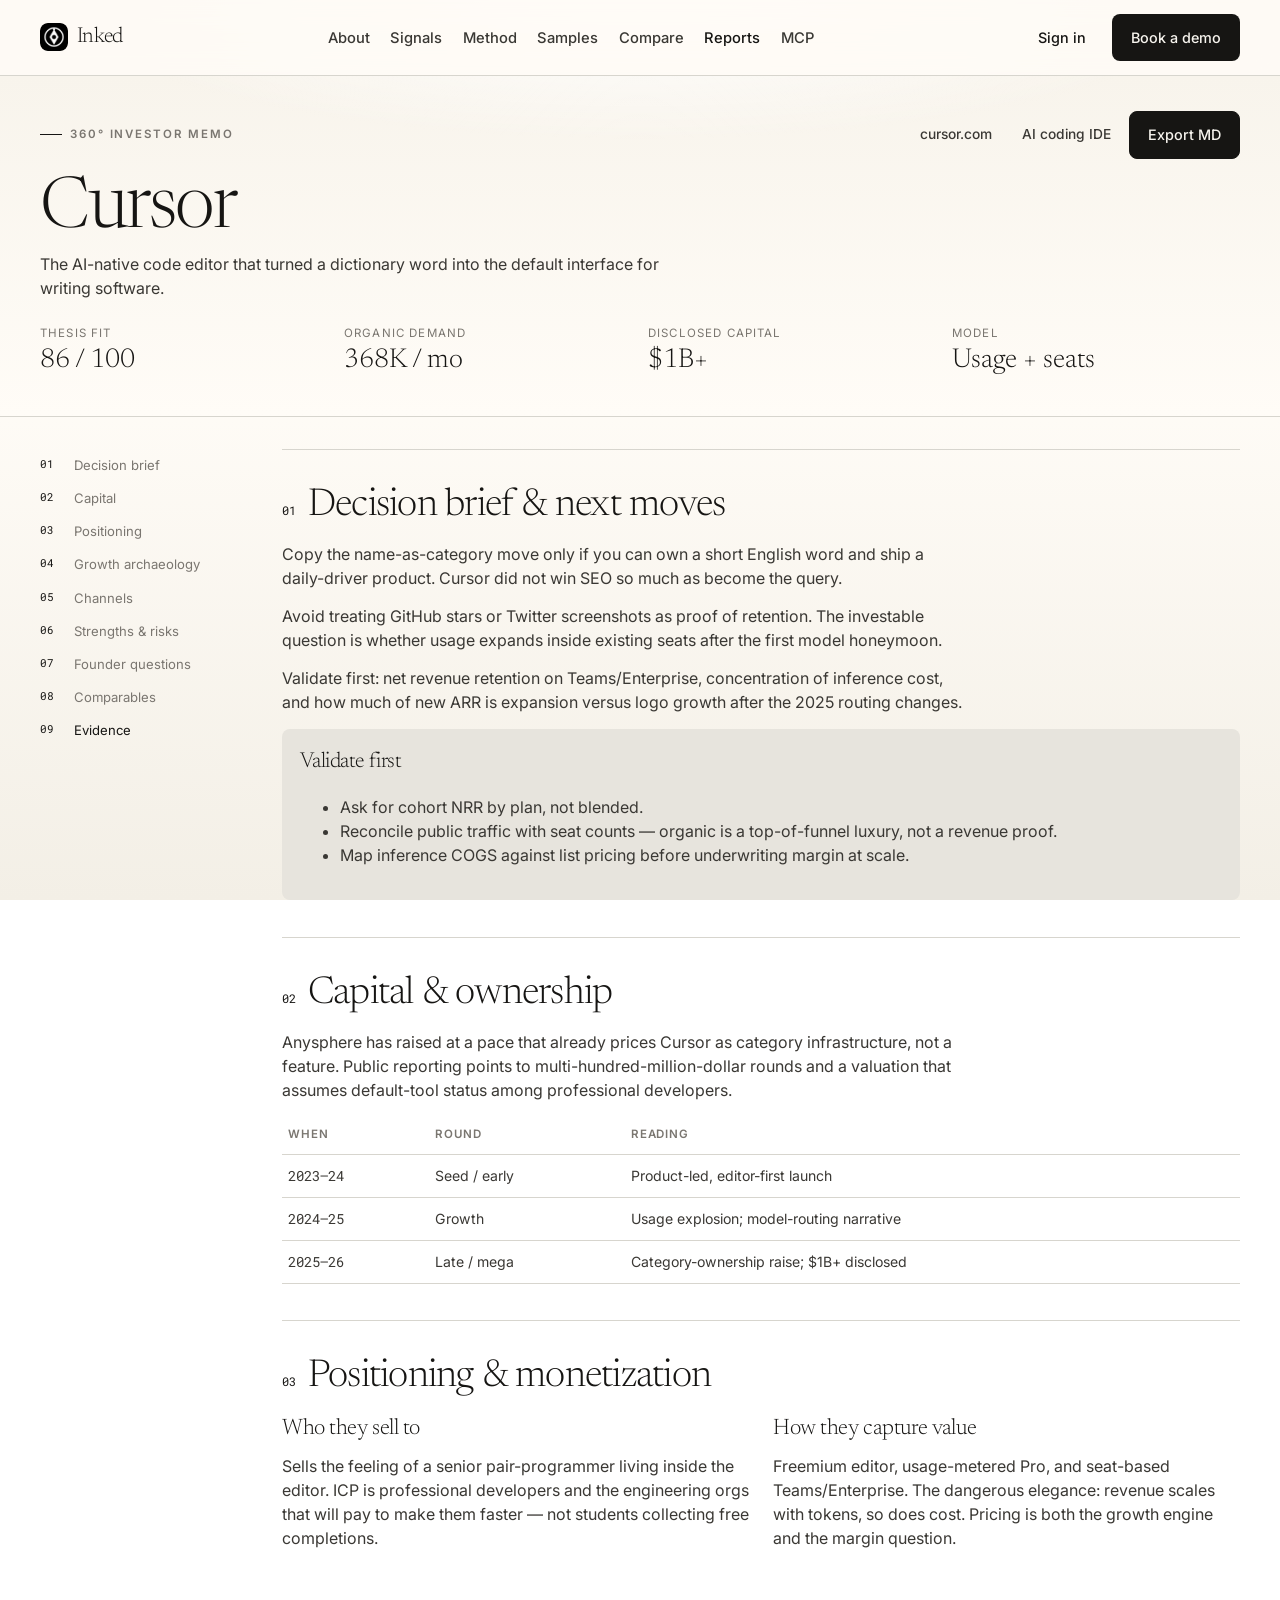
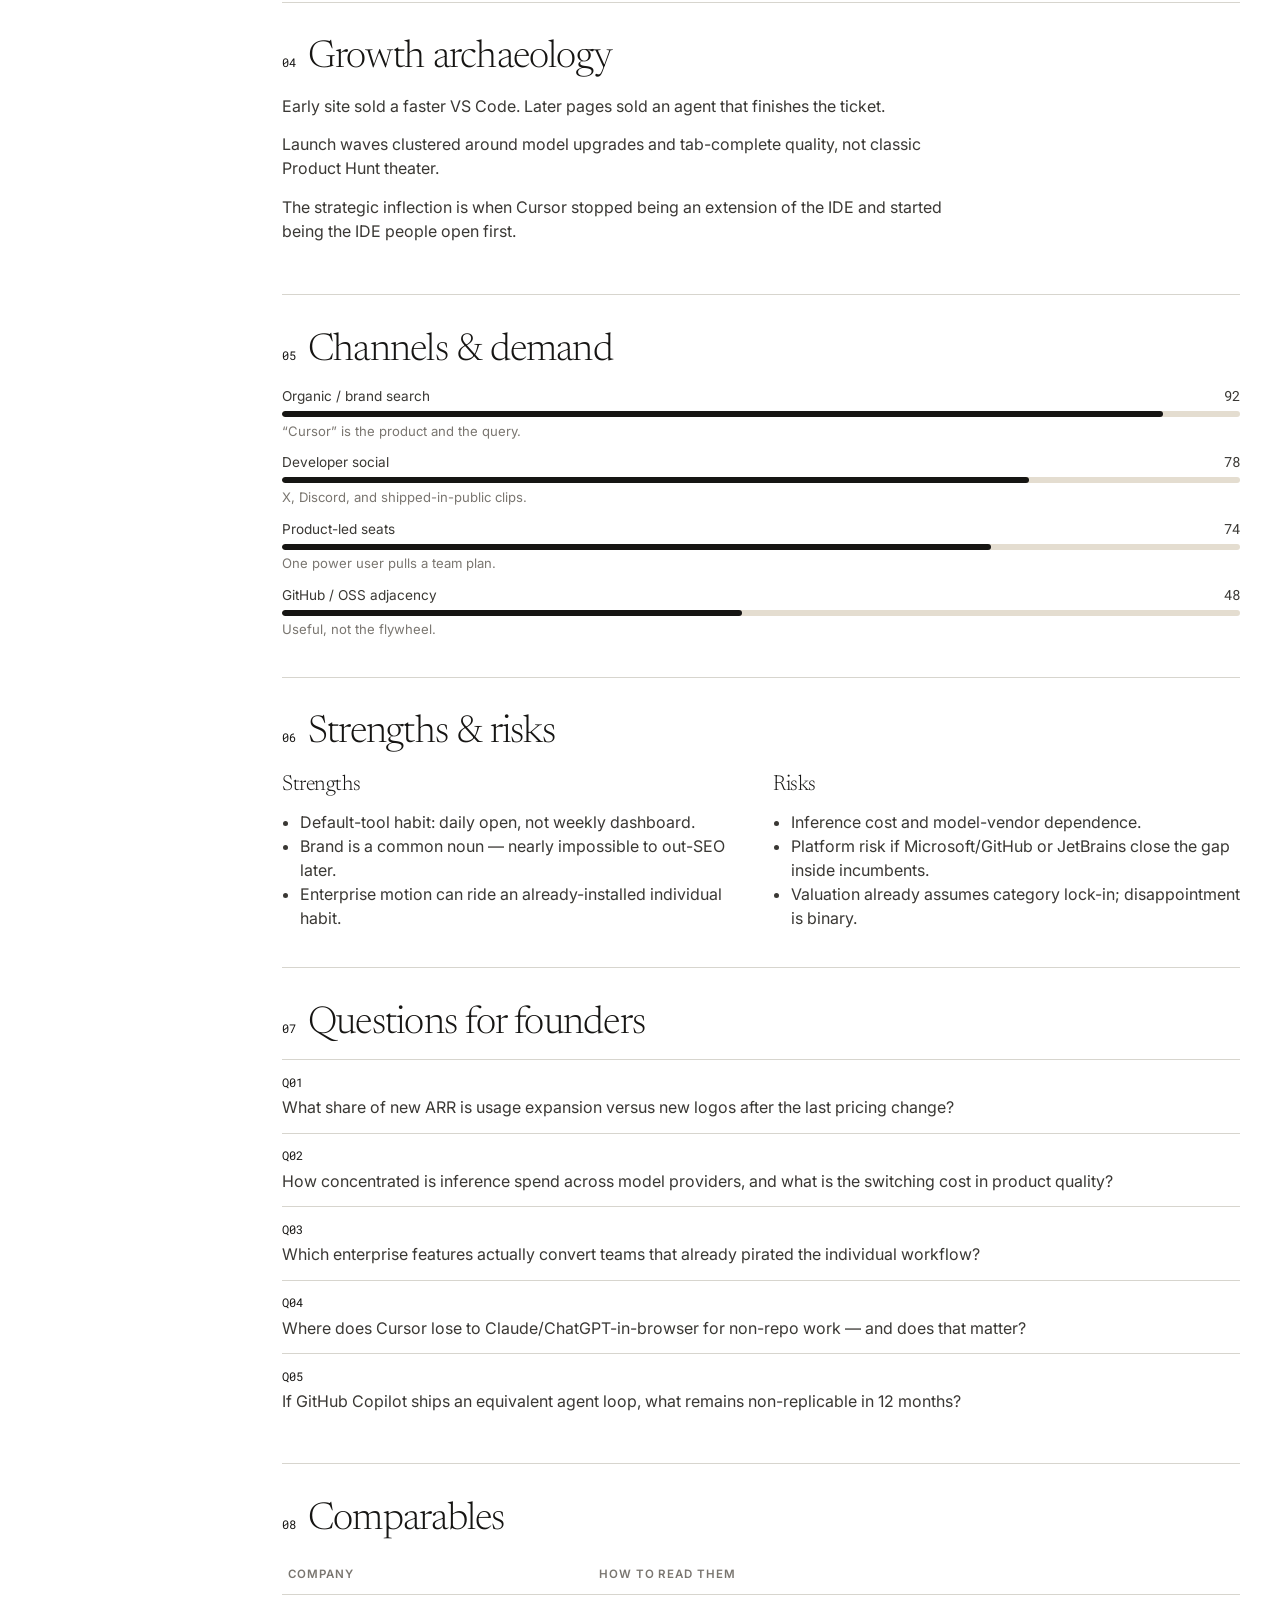
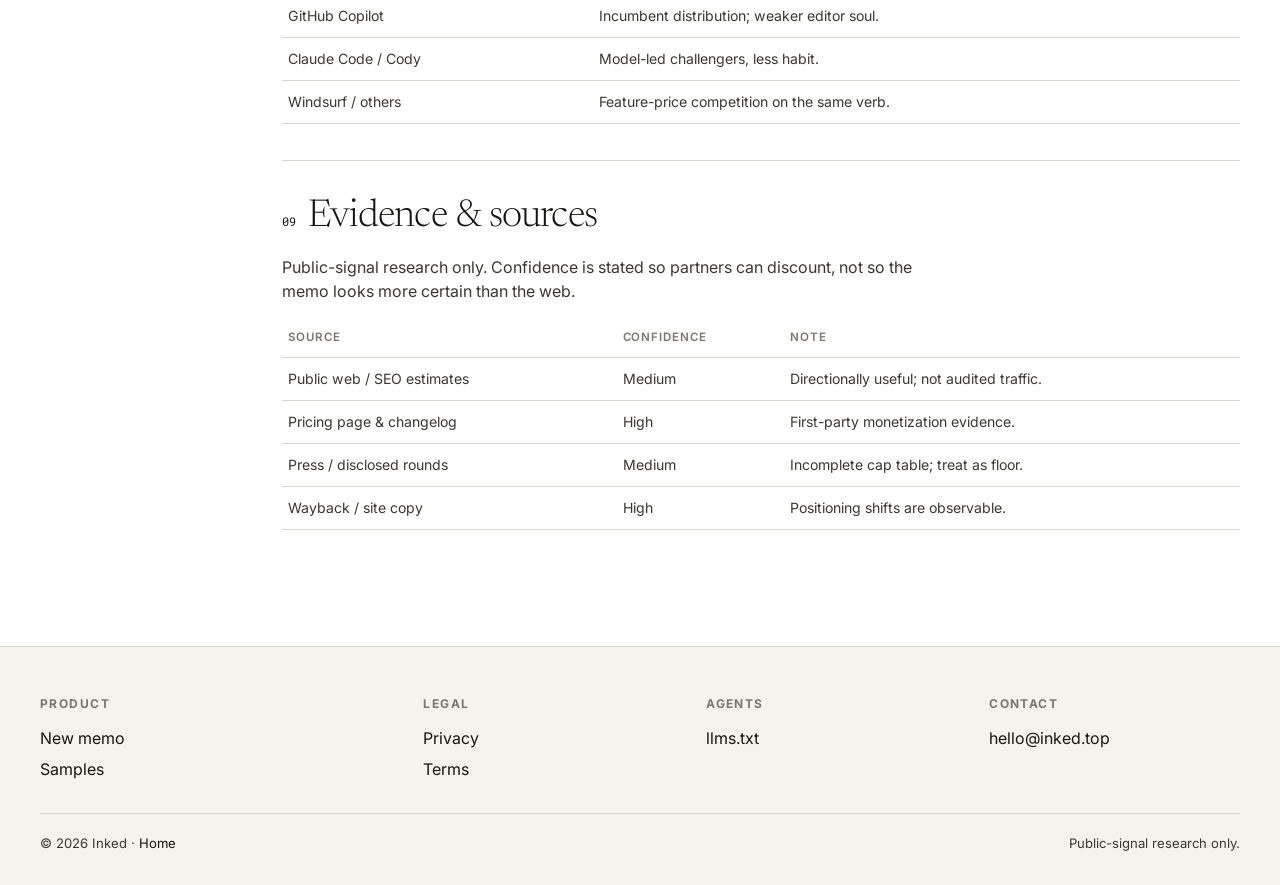
<file: report.html>
<!DOCTYPE html>
<html lang="en">
<head>
  <meta charset="utf-8">
  <meta name="viewport" content="width=device-width, initial-scale=1">
  <title>360° memo — Inked</title>
  <meta name="description" content="Investor-grade 360° company research memo. Public-signal research.">
  <link rel="canonical" href="https://inked.top/report.html">
  <link rel="alternate" type="text/plain" title="LLM index" href="https://inked.top/llms.txt">
  <link rel="icon" href="assets/favicon.ico" sizes="48x48">
  <link rel="icon" href="assets/logo.svg" type="image/svg+xml">
  <link rel="icon" href="assets/logo-32.png" type="image/png" sizes="32x32">
  <link rel="icon" href="assets/logo-16.png" type="image/png" sizes="16x16">
  <link rel="apple-touch-icon" href="assets/logo-180.png" sizes="180x180">
  <link rel="manifest" href="assets/site.webmanifest">
  <meta name="msapplication-TileColor" content="#F6F3EC">
  <meta name="msapplication-TileImage" content="assets/logo-144.png">
  <meta name="theme-color" content="#F6F3EC">
  <meta name="color-scheme" content="light">
  <meta name="robots" content="index,follow,max-image-preview:large,max-snippet:-1">
  <meta name="author" content="Inked">
  <meta property="og:site_name" content="Inked">
  <meta property="og:type" content="article">
  <meta property="og:title" content="360° investor memo — Inked">
  <meta property="og:description" content="Investor-grade 360° company research memo. Public-signal research.">
  <meta property="og:url" content="https://inked.top/report.html">
  <meta property="og:image" content="https://inked.top/assets/og.png">
  <meta property="og:locale" content="en_US">
  <meta name="twitter:card" content="summary_large_image">
  <meta name="twitter:title" content="360° investor memo — Inked">
  <meta name="twitter:description" content="Investor-grade 360° company research memo. Public-signal research.">
  <meta name="twitter:image" content="https://inked.top/assets/og.png">
  <link rel="preconnect" href="https://fonts.googleapis.com">
  <link rel="preconnect" href="https://fonts.gstatic.com" crossorigin>
  <link href="https://fonts.googleapis.com/css2?family=Inter:wght@300;400;500;600&family=Newsreader:ital,wght@0,300;0,400;1,300;1,400&family=Roboto+Mono:wght@400;500&display=swap" rel="stylesheet">
  <link rel="stylesheet" href="css/styles.css">
</head>
<body>
  <a class="skip" href="#main">Skip to content</a>

  <header class="nav">
    <a class="brand" href="index.html">
      <img class="brand-logo" src="assets/logo-64.png" srcset="assets/logo-32.png 1x, assets/logo-64.png 2x" width="28" height="28" alt="">
      <span class="brand-mark">Inked</span>
    </a>
    <nav>
      <ul class="nav-links">
        <li><a href="about.html">About</a></li>
        <li><a href="index.html#signals">Signals</a></li>
        <li><a href="index.html#how">Method</a></li>
        <li><a href="index.html#samples">Samples</a></li>
        <li><a href="index.html#compare">Compare</a></li>
        <li><a href="index.html#reports" aria-current="page">Reports</a></li>
        <li><a href="mcp.html">MCP</a></li>
      </ul>
    </nav>
    <div class="nav-cta">
      <button class="btn btn-ghost btn-pill" type="button" data-open-auth>Sign in</button>
      <button class="btn btn-ink btn-pill" type="button" data-open-demo>Book a demo</button>
      <button class="menu-toggle" type="button" aria-label="Open menu" aria-expanded="false" data-menu>
        <span></span>
      </button>
    </div>
    <div class="nav-drawer" data-drawer>
      <a href="about.html">About</a>
      <a href="index.html#signals">Signals</a>
      <a href="index.html#how">Method</a>
      <a href="index.html#samples">Samples</a>
      <a href="index.html#compare">Compare</a>
      <a href="index.html#reports" aria-current="page">Reports</a>
      <a href="mcp.html">MCP</a>
      <button type="button" data-open-auth>Sign in</button>
      <button type="button" data-open-demo>Book a demo</button>
    </div>
  </header>

  <main id="main">
    <header class="report-top">
      <div class="wrap">
        <div class="report-kicker">
          <p class="eyebrow" style="margin:0">360° investor memo</p>
          <div class="report-actions">
            <span class="chip" data-url></span>
            <span class="chip" data-category></span>
            <button class="btn btn-line btn-pill" type="button" data-export>Export MD</button>
          </div>
        </div>
        <div class="company-title">
          <h1 data-name>Company</h1>
          <p data-liner></p>
        </div>
        <dl class="stat-row" data-stats></dl>
      </div>
    </header>

    <div class="wrap report-shell">
      <nav class="toc" aria-label="Memo sections">
        <ol>
          <li><a href="#brief"><span class="n">01</span> Decision brief</a></li>
          <li><a href="#capital"><span class="n">02</span> Capital</a></li>
          <li><a href="#position"><span class="n">03</span> Positioning</a></li>
          <li><a href="#growth"><span class="n">04</span> Growth archaeology</a></li>
          <li><a href="#channels"><span class="n">05</span> Channels</a></li>
          <li><a href="#risks"><span class="n">06</span> Strengths &amp; risks</a></li>
          <li><a href="#questions"><span class="n">07</span> Founder questions</a></li>
          <li><a href="#comps"><span class="n">08</span> Comparables</a></li>
          <li><a href="#sources"><span class="n">09</span> Evidence</a></li>
        </ol>
      </nav>

      <article class="memo" data-memo>
        <section class="memo-section" id="brief">
          <div class="label"><span class="n">01</span><h2>Decision brief &amp; next moves</h2></div>
          <div class="prose" data-brief></div>
          <div class="callout">
            <h3>Validate first</h3>
            <div data-next></div>
          </div>
        </section>

        <section class="memo-section" id="capital">
          <div class="label"><span class="n">02</span><h2>Capital &amp; ownership</h2></div>
          <div class="prose"><p data-capital></p></div>
          <table class="source-table" data-rounds></table>
        </section>

        <section class="memo-section" id="position">
          <div class="label"><span class="n">03</span><h2>Positioning &amp; monetization</h2></div>
          <div class="columns-2">
            <div class="prose">
              <h3 class="serif" style="font-size:1.4rem;margin:0 0 0.5rem">Who they sell to</h3>
              <p data-position></p>
            </div>
            <div class="prose">
              <h3 class="serif" style="font-size:1.4rem;margin:0 0 0.5rem">How they capture value</h3>
              <p data-monetize></p>
            </div>
          </div>
        </section>

        <section class="memo-section" id="growth">
          <div class="label"><span class="n">04</span><h2>Growth archaeology</h2></div>
          <div class="prose" data-growth></div>
        </section>

        <section class="memo-section" id="channels">
          <div class="label"><span class="n">05</span><h2>Channels &amp; demand</h2></div>
          <div class="bar-list" data-channels></div>
        </section>

        <section class="memo-section" id="risks">
          <div class="label"><span class="n">06</span><h2>Strengths &amp; risks</h2></div>
          <div class="columns-2">
            <div class="risk-col">
              <h3>Strengths</h3>
              <ul data-strengths></ul>
            </div>
            <div class="risk-col">
              <h3>Risks</h3>
              <ul data-risks></ul>
            </div>
          </div>
        </section>

        <section class="memo-section" id="questions">
          <div class="label"><span class="n">07</span><h2>Questions for founders</h2></div>
          <ol class="q-list" data-questions></ol>
        </section>

        <section class="memo-section" id="comps">
          <div class="label"><span class="n">08</span><h2>Comparables</h2></div>
          <table class="source-table" data-comps></table>
        </section>

        <section class="memo-section" id="sources">
          <div class="label"><span class="n">09</span><h2>Evidence &amp; sources</h2></div>
          <p class="prose">Public-signal research only. Confidence is stated so partners can discount, not so the memo looks more certain than the web.</p>
          <table class="source-table" data-sources></table>
        </section>
      </article>
    </div>
  </main>

  <footer class="footer footer-light">
    <div class="wrap">
      <div class="footer-grid">
        <div>
          <h4>Product</h4>
          <ul>
            <li><a href="index.html#analyze">New memo</a></li>
            <li><a href="index.html#samples">Samples</a></li>
          </ul>
        </div>
        <div>
          <h4>Legal</h4>
          <ul>
            <li><a href="privacy.html">Privacy</a></li>
            <li><a href="terms.html">Terms</a></li>
          </ul>
        </div>
        <div>
          <h4>Agents</h4>
          <ul>
            <li><a href="llms.txt">llms.txt</a></li>
          </ul>
        </div>
        <div>
          <h4>Contact</h4>
          <ul>
            <li><a href="mailto:hello@inked.top">hello@inked.top</a></li>
          </ul>
        </div>
      </div>
      <div class="footer-end">
        <span>© 2026 Inked · <a href="index.html">Home</a></span>
        <span>Public-signal research only.</span>
      </div>
    </div>
  </footer>

  <div class="modal" data-auth hidden>
    <div class="modal-card" role="dialog" aria-modal="true" aria-labelledby="auth-title">
      <h2 id="auth-title">Sign in to get 2 free investor memos</h2>
      <p>We’ll email a magic link. No password.</p>
      <form data-auth-form>
        <div class="field">
          <label for="auth-email">Work email</label>
          <input id="auth-email" type="email" required placeholder="you@fund.com" autocomplete="email">
        </div>
        <button class="btn btn-ink btn-pill" type="submit" style="width:100%">Email me a magic link</button>
      </form>
      <p style="margin-top:0.9rem"><button class="btn btn-ghost" type="button" data-close-auth>Not now</button></p>
    </div>
  </div>

  <div class="modal" data-demo hidden>
    <div class="modal-card" role="dialog" aria-modal="true" aria-labelledby="demo-title">
      <h2 id="demo-title">Book a 20-minute walkthrough</h2>
      <p>We’ll run the 360° memo on a company you name — then walk the lenses with your team.</p>
      <form data-demo-form>
        <div class="field">
          <label for="demo-email">Work email</label>
          <input id="demo-email" type="email" required placeholder="you@fund.com" autocomplete="email">
        </div>
        <div class="field">
          <label for="demo-firm">Fund or firm</label>
          <input id="demo-firm" type="text" placeholder="Optional" autocomplete="organization">
        </div>
        <button class="btn btn-ink btn-pill" type="submit" style="width:100%">Request a demo</button>
      </form>
      <p style="margin-top:0.9rem"><button class="btn btn-ghost" type="button" data-close-demo>Not now</button></p>
    </div>
  </div>

  <div class="toast" data-toast role="status"></div>

  <script src="js/seo.js"></script>
  <script src="js/companies.js"></script>
  <script src="js/app.js"></script>
</body>
</html>
</file>
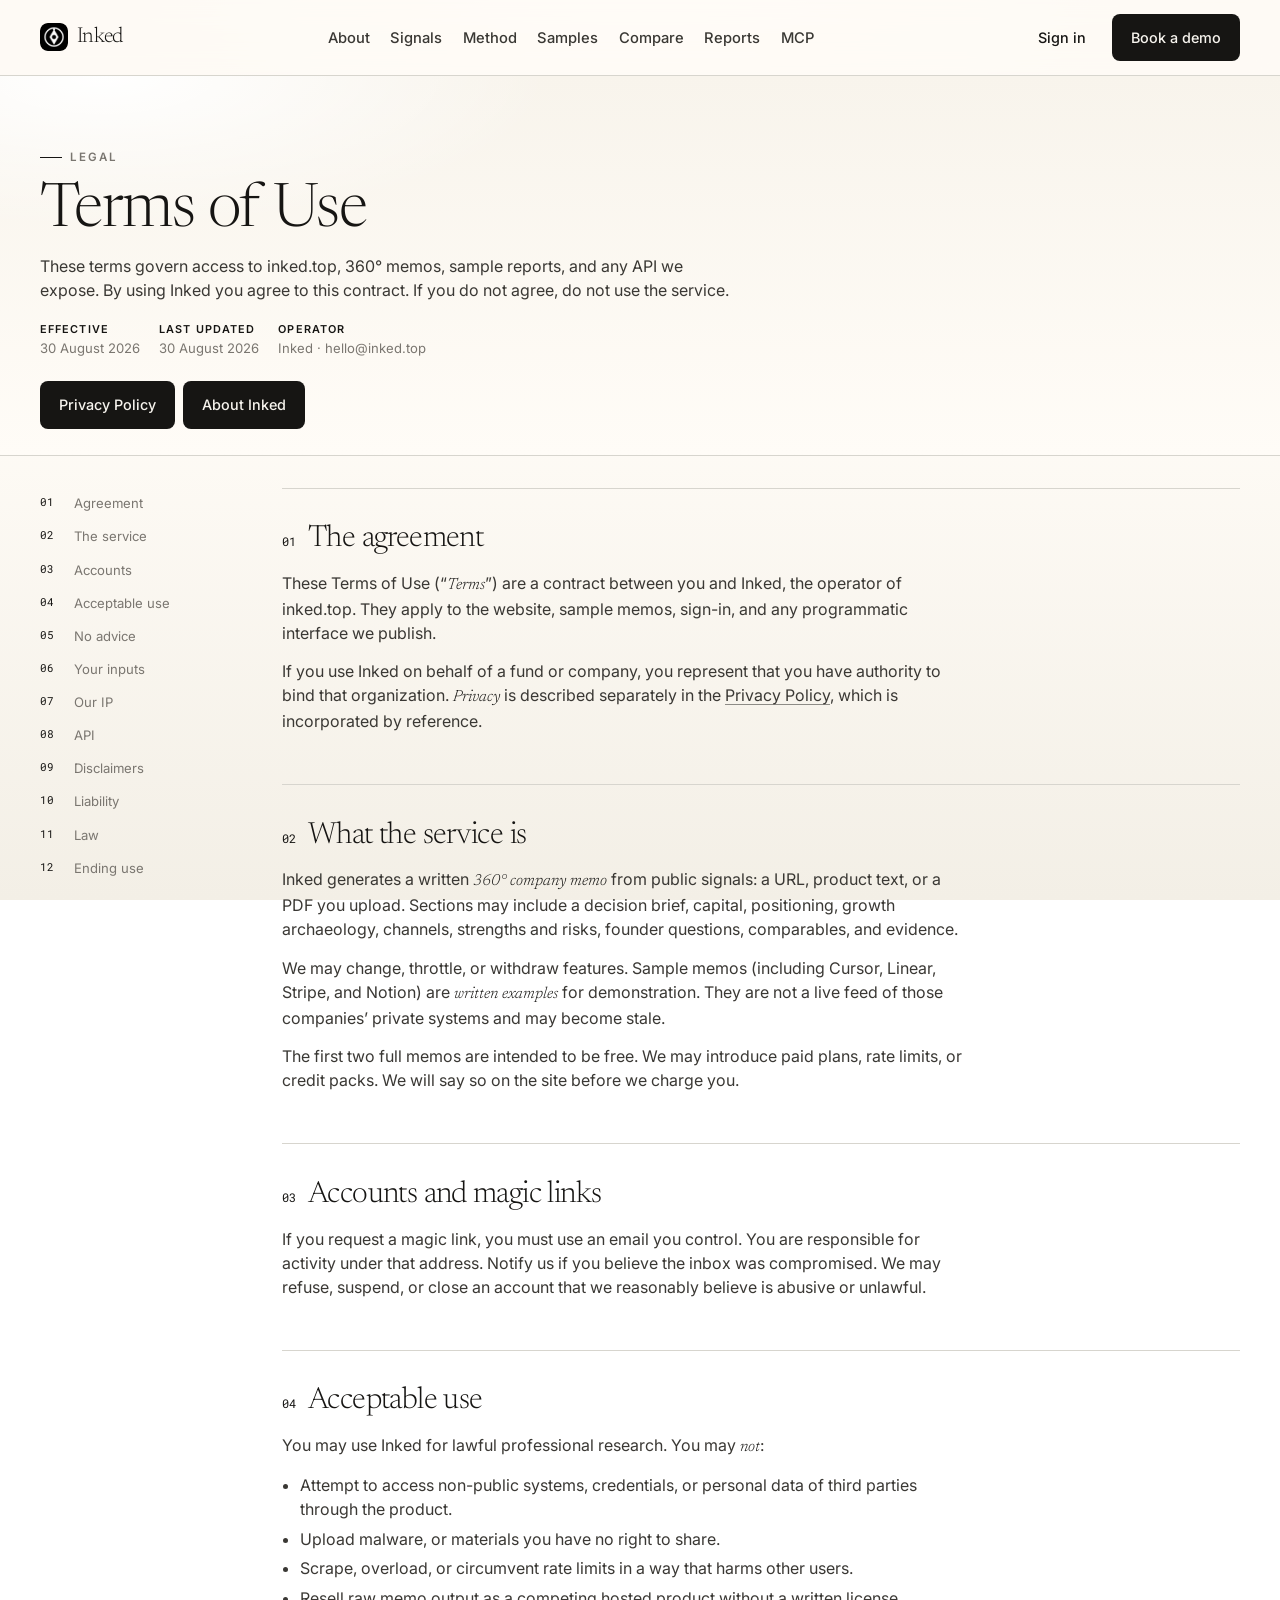
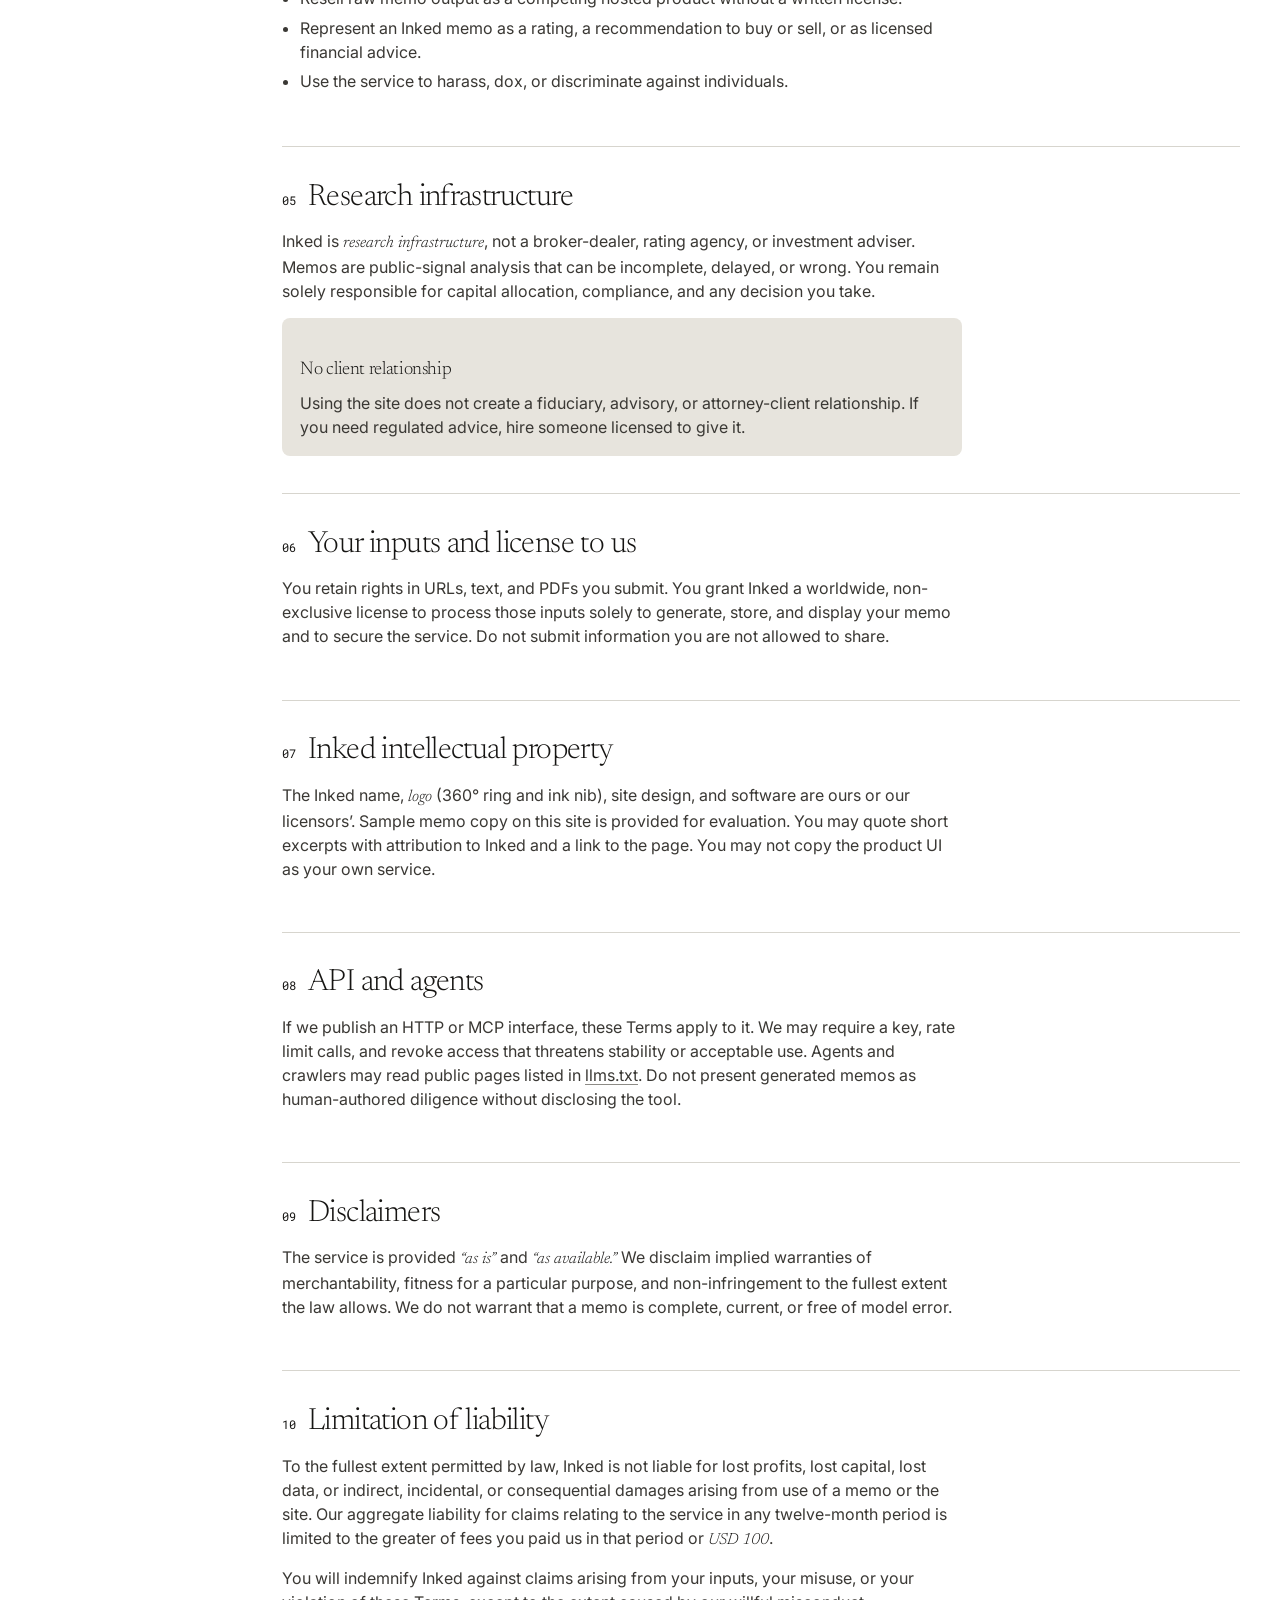
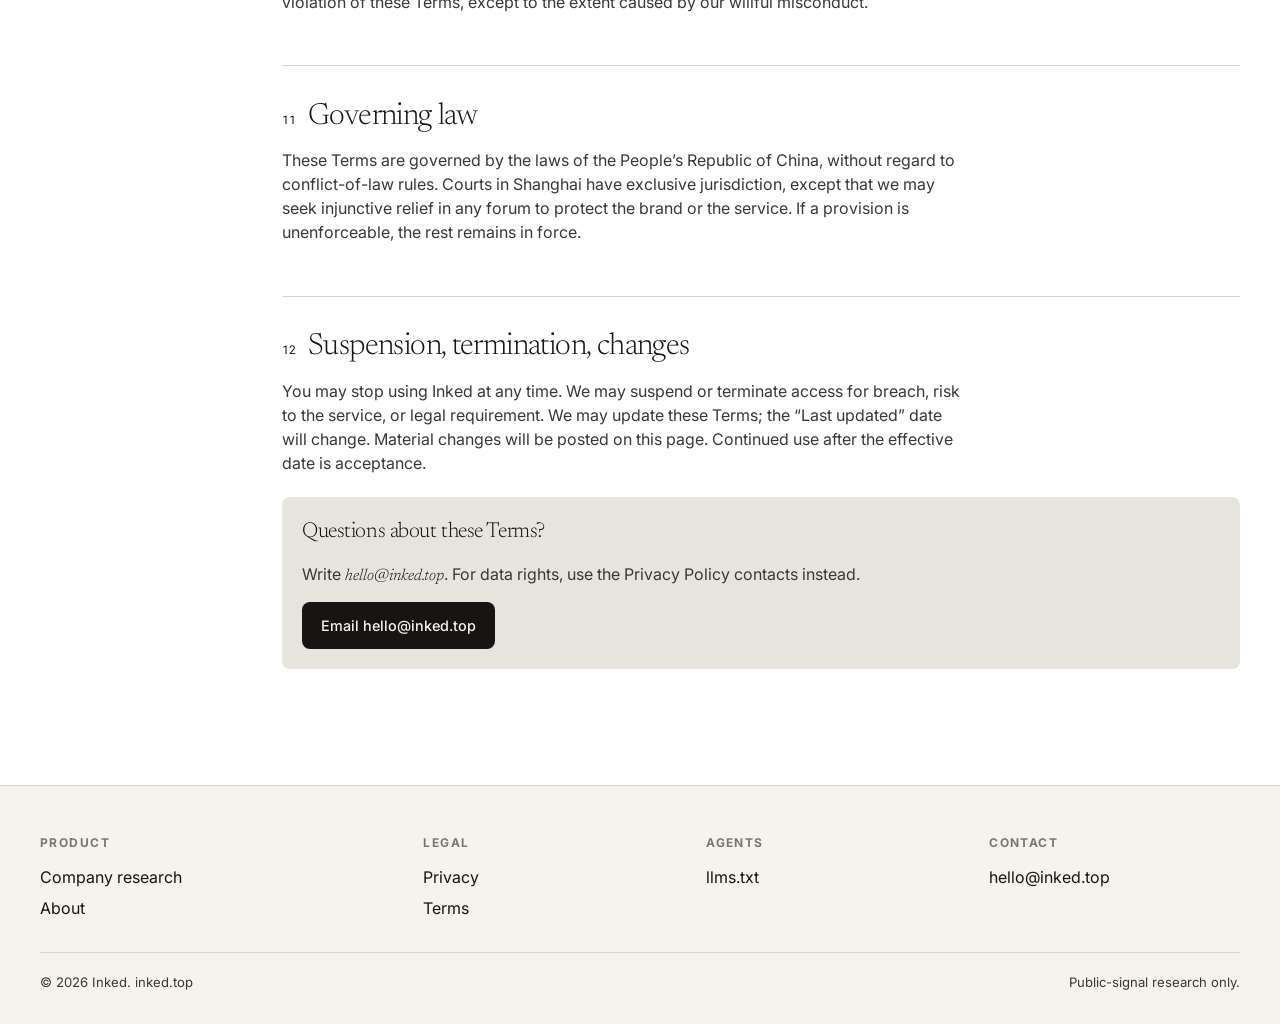
<file: terms.html>
<!DOCTYPE html>
<html lang="en">
<head>
  <meta charset="utf-8">
  <meta name="viewport" content="width=device-width, initial-scale=1">
  <title>Terms of Use — Inked</title>
  <meta name="description" content="Terms of use for Inked 360° company research memos, accounts, API, and acceptable use.">
  <link rel="canonical" href="https://inked.top/terms.html">
  <link rel="alternate" type="text/plain" title="LLM index" href="https://inked.top/llms.txt">
  <link rel="icon" href="assets/favicon.ico" sizes="48x48">
  <link rel="icon" href="assets/logo.svg" type="image/svg+xml">
  <link rel="icon" href="assets/logo-32.png" type="image/png" sizes="32x32">
  <link rel="icon" href="assets/logo-16.png" type="image/png" sizes="16x16">
  <link rel="apple-touch-icon" href="assets/logo-180.png" sizes="180x180">
  <link rel="manifest" href="assets/site.webmanifest">
  <meta name="msapplication-TileColor" content="#F6F3EC">
  <meta name="msapplication-TileImage" content="assets/logo-144.png">
  <meta name="theme-color" content="#F6F3EC">
  <meta name="color-scheme" content="light">
  <meta name="robots" content="index,follow,max-image-preview:large,max-snippet:-1">
  <meta name="author" content="Inked">
  <meta property="og:site_name" content="Inked">
  <meta property="og:type" content="article">
  <meta property="og:title" content="Terms of Use — Inked">
  <meta property="og:description" content="Terms of use for Inked 360° company research memos, accounts, API, and acceptable use.">
  <meta property="og:url" content="https://inked.top/terms.html">
  <meta property="og:image" content="https://inked.top/assets/og.png">
  <meta property="og:locale" content="en_US">
  <meta name="twitter:card" content="summary_large_image">
  <meta name="twitter:title" content="Terms of Use — Inked">
  <meta name="twitter:description" content="Terms of use for Inked 360° company research memos, accounts, API, and acceptable use.">
  <meta name="twitter:image" content="https://inked.top/assets/og.png">
  <link rel="preconnect" href="https://fonts.googleapis.com">
  <link rel="preconnect" href="https://fonts.gstatic.com" crossorigin>
  <link href="https://fonts.googleapis.com/css2?family=Inter:wght@300;400;500;600&family=Newsreader:ital,wght@0,300;0,400;1,300;1,400&family=Roboto+Mono:wght@400;500&display=swap" rel="stylesheet">
  <link rel="stylesheet" href="css/styles.css">
</head>
<body>
  <a class="skip" href="#main">Skip to content</a>
  <header class="nav">
    <a class="brand" href="index.html">
      <img class="brand-logo" src="assets/logo-64.png" srcset="assets/logo-32.png 1x, assets/logo-64.png 2x" width="28" height="28" alt="">
      <span class="brand-mark">Inked</span>
    </a>
    <nav>
      <ul class="nav-links">
        <li><a href="about.html">About</a></li>
        <li><a href="index.html#signals">Signals</a></li>
        <li><a href="index.html#how">Method</a></li>
        <li><a href="index.html#samples">Samples</a></li>
        <li><a href="index.html#compare">Compare</a></li>
        <li><a href="index.html#reports">Reports</a></li>
        <li><a href="mcp.html">MCP</a></li>
      </ul>
    </nav>
    <div class="nav-cta">
      <button class="btn btn-ghost btn-pill" type="button" data-open-auth>Sign in</button>
      <button class="btn btn-ink btn-pill" type="button" data-open-demo>Book a demo</button>
      <button class="menu-toggle" type="button" aria-label="Open menu" aria-expanded="false" data-menu>
        <span></span>
      </button>
    </div>
    <div class="nav-drawer" data-drawer>
      <a href="about.html">About</a>
      <a href="index.html#signals">Signals</a>
      <a href="index.html#how">Method</a>
      <a href="index.html#samples">Samples</a>
      <a href="index.html#compare">Compare</a>
      <a href="index.html#reports">Reports</a>
      <a href="mcp.html">MCP</a>
      <button type="button" data-open-auth>Sign in</button>
      <button type="button" data-open-demo>Book a demo</button>
    </div>
  </header>

  <main id="main" class="legal">
    <header class="legal-hero">
      <div class="wrap">
        <p class="eyebrow">Legal</p>
        <h1>Terms of Use</h1>
        <p class="lede">These terms govern access to inked.top, 360° memos, sample reports, and any API we expose. By using Inked you agree to this contract. If you do not agree, do not use the service.</p>
        <ul class="legal-meta">
          <li><strong>Effective</strong> <time datetime="2026-08-30">30 August 2026</time></li>
          <li><strong>Last updated</strong> <time datetime="2026-08-30">30 August 2026</time></li>
          <li><strong>Operator</strong> Inked · hello@inked.top</li>
        </ul>
        <div class="legal-actions">
          <a class="btn btn-ink btn-pill" href="privacy.html">Privacy Policy</a>
          <a class="btn btn-ink btn-pill" href="about.html">About Inked</a>
        </div>
      </div>
    </header>

    <div class="wrap legal-shell">
      <nav class="toc" aria-label="Terms sections">
        <ol>
          <li><a href="#accept"><span class="n">01</span> Agreement</a></li>
          <li><a href="#service"><span class="n">02</span> The service</a></li>
          <li><a href="#accounts"><span class="n">03</span> Accounts</a></li>
          <li><a href="#use"><span class="n">04</span> Acceptable use</a></li>
          <li><a href="#advice"><span class="n">05</span> No advice</a></li>
          <li><a href="#content"><span class="n">06</span> Your inputs</a></li>
          <li><a href="#ip"><span class="n">07</span> Our IP</a></li>
          <li><a href="#api"><span class="n">08</span> API</a></li>
          <li><a href="#disclaimer"><span class="n">09</span> Disclaimers</a></li>
          <li><a href="#liability"><span class="n">10</span> Liability</a></li>
          <li><a href="#law"><span class="n">11</span> Law</a></li>
          <li><a href="#end"><span class="n">12</span> Ending use</a></li>
        </ol>
      </nav>

      <article>
        <section class="memo-section" id="accept">
          <div class="label"><span class="n">01</span><h2>The agreement</h2></div>
          <div class="prose">
            <p>These Terms of Use (“<em>Terms</em>”) are a contract between you and Inked, the operator of inked.top. They apply to the website, sample memos, sign-in, and any programmatic interface we publish.</p>
            <p>If you use Inked on behalf of a fund or company, you represent that you have authority to bind that organization. <em>Privacy</em> is described separately in the <a href="privacy.html">Privacy Policy</a>, which is incorporated by reference.</p>
          </div>
        </section>

        <section class="memo-section" id="service">
          <div class="label"><span class="n">02</span><h2>What the service is</h2></div>
          <div class="prose">
            <p>Inked generates a written <em>360° company memo</em> from public signals: a URL, product text, or a PDF you upload. Sections may include a decision brief, capital, positioning, growth archaeology, channels, strengths and risks, founder questions, comparables, and evidence.</p>
            <p>We may change, throttle, or withdraw features. Sample memos (including Cursor, Linear, Stripe, and Notion) are <em>written examples</em> for demonstration. They are not a live feed of those companies’ private systems and may become stale.</p>
            <p>The first two full memos are intended to be free. We may introduce paid plans, rate limits, or credit packs. We will say so on the site before we charge you.</p>
          </div>
        </section>

        <section class="memo-section" id="accounts">
          <div class="label"><span class="n">03</span><h2>Accounts and magic links</h2></div>
          <div class="prose">
            <p>If you request a magic link, you must use an email you control. You are responsible for activity under that address. Notify us if you believe the inbox was compromised. We may refuse, suspend, or close an account that we reasonably believe is abusive or unlawful.</p>
          </div>
        </section>

        <section class="memo-section" id="use">
          <div class="label"><span class="n">04</span><h2>Acceptable use</h2></div>
          <div class="prose">
            <p>You may use Inked for lawful professional research. You may <em>not</em>:</p>
            <ul>
              <li>Attempt to access non-public systems, credentials, or personal data of third parties through the product.</li>
              <li>Upload malware, or materials you have no right to share.</li>
              <li>Scrape, overload, or circumvent rate limits in a way that harms other users.</li>
              <li>Resell raw memo output as a competing hosted product without a written license.</li>
              <li>Represent an Inked memo as a rating, a recommendation to buy or sell, or as licensed financial advice.</li>
              <li>Use the service to harass, dox, or discriminate against individuals.</li>
            </ul>
          </div>
        </section>

        <section class="memo-section" id="advice">
          <div class="label"><span class="n">05</span><h2>Research infrastructure</h2></div>
          <div class="prose">
            <p>Inked is <em>research infrastructure</em>, not a broker-dealer, rating agency, or investment adviser. Memos are public-signal analysis that can be incomplete, delayed, or wrong. You remain solely responsible for capital allocation, compliance, and any decision you take.</p>
            <div class="callout">
              <h3>No client relationship</h3>
              <p>Using the site does not create a fiduciary, advisory, or attorney-client relationship. If you need regulated advice, hire someone licensed to give it.</p>
            </div>
          </div>
        </section>

        <section class="memo-section" id="content">
          <div class="label"><span class="n">06</span><h2>Your inputs and license to us</h2></div>
          <div class="prose">
            <p>You retain rights in URLs, text, and PDFs you submit. You grant Inked a worldwide, non-exclusive license to process those inputs solely to generate, store, and display your memo and to secure the service. Do not submit information you are not allowed to share.</p>
          </div>
        </section>

        <section class="memo-section" id="ip">
          <div class="label"><span class="n">07</span><h2>Inked intellectual property</h2></div>
          <div class="prose">
            <p>The Inked name, <em>logo</em> (360° ring and ink nib), site design, and software are ours or our licensors’. Sample memo copy on this site is provided for evaluation. You may quote short excerpts with attribution to Inked and a link to the page. You may not copy the product UI as your own service.</p>
          </div>
        </section>

        <section class="memo-section" id="api">
          <div class="label"><span class="n">08</span><h2>API and agents</h2></div>
          <div class="prose">
            <p>If we publish an HTTP or MCP interface, these Terms apply to it. We may require a key, rate limit calls, and revoke access that threatens stability or acceptable use. Agents and crawlers may read public pages listed in <a href="llms.txt">llms.txt</a>. Do not present generated memos as human-authored diligence without disclosing the tool.</p>
          </div>
        </section>

        <section class="memo-section" id="disclaimer">
          <div class="label"><span class="n">09</span><h2>Disclaimers</h2></div>
          <div class="prose">
            <p>The service is provided <em>“as is”</em> and <em>“as available.”</em> We disclaim implied warranties of merchantability, fitness for a particular purpose, and non-infringement to the fullest extent the law allows. We do not warrant that a memo is complete, current, or free of model error.</p>
          </div>
        </section>

        <section class="memo-section" id="liability">
          <div class="label"><span class="n">10</span><h2>Limitation of liability</h2></div>
          <div class="prose">
            <p>To the fullest extent permitted by law, Inked is not liable for lost profits, lost capital, lost data, or indirect, incidental, or consequential damages arising from use of a memo or the site. Our aggregate liability for claims relating to the service in any twelve-month period is limited to the greater of fees you paid us in that period or <em>USD 100</em>.</p>
            <p>You will indemnify Inked against claims arising from your inputs, your misuse, or your violation of these Terms, except to the extent caused by our willful misconduct.</p>
          </div>
        </section>

        <section class="memo-section" id="law">
          <div class="label"><span class="n">11</span><h2>Governing law</h2></div>
          <div class="prose">
            <p>These Terms are governed by the laws of the People’s Republic of China, without regard to conflict-of-law rules. Courts in Shanghai have exclusive jurisdiction, except that we may seek injunctive relief in any forum to protect the brand or the service. If a provision is unenforceable, the rest remains in force.</p>
          </div>
        </section>

        <section class="memo-section" id="end">
          <div class="label"><span class="n">12</span><h2>Suspension, termination, changes</h2></div>
          <div class="prose">
            <p>You may stop using Inked at any time. We may suspend or terminate access for breach, risk to the service, or legal requirement. We may update these Terms; the “Last updated” date will change. Material changes will be posted on this page. Continued use after the effective date is acceptance.</p>
          </div>
          <div class="legal-cta">
            <h3>Questions about these Terms?</h3>
            <p>Write <em>hello@inked.top</em>. For data rights, use the Privacy Policy contacts instead.</p>
            <a class="btn btn-ink btn-pill" href="mailto:hello@inked.top">Email hello@inked.top</a>
          </div>
        </section>
      </article>
    </div>
  </main>

  <footer class="footer footer-light">
    <div class="wrap">
      <div class="footer-grid">
        <div>
          <h4>Product</h4>
          <ul>
            <li><a href="index.html#analyze">Company research</a></li>
            <li><a href="about.html">About</a></li>
          </ul>
        </div>
        <div>
          <h4>Legal</h4>
          <ul>
            <li><a href="privacy.html">Privacy</a></li>
            <li><a href="terms.html">Terms</a></li>
          </ul>
        </div>
        <div>
          <h4>Agents</h4>
          <ul>
            <li><a href="llms.txt">llms.txt</a></li>
          </ul>
        </div>
        <div>
          <h4>Contact</h4>
          <ul>
            <li><a href="mailto:hello@inked.top">hello@inked.top</a></li>
          </ul>
        </div>
      </div>
      <div class="footer-end">
        <span>© 2026 Inked. inked.top</span>
        <span>Public-signal research only.</span>
      </div>
    </div>
  </footer>
  <div class="modal" data-auth hidden>
    <div class="modal-card" role="dialog" aria-modal="true" aria-labelledby="auth-title">
      <h2 id="auth-title">Sign in to get 2 free investor memos</h2>
      <p>We’ll email a magic link. No password.</p>
      <form data-auth-form>
        <div class="field">
          <label for="auth-email">Work email</label>
          <input id="auth-email" type="email" required placeholder="you@fund.com" autocomplete="email">
        </div>
        <button class="btn btn-ink btn-pill" type="submit" style="width:100%">Email me a magic link</button>
      </form>
      <p style="margin-top:0.9rem"><button class="btn btn-ghost" type="button" data-close-auth>Not now</button></p>
    </div>
  </div>
  <div class="modal" data-demo hidden>
    <div class="modal-card" role="dialog" aria-modal="true" aria-labelledby="demo-title">
      <h2 id="demo-title">Book a 20-minute walkthrough</h2>
      <p>We’ll run the 360° memo on a company you name — then walk the lenses with your team.</p>
      <form data-demo-form>
        <div class="field">
          <label for="demo-email">Work email</label>
          <input id="demo-email" type="email" required placeholder="you@fund.com" autocomplete="email">
        </div>
        <div class="field">
          <label for="demo-firm">Fund or firm</label>
          <input id="demo-firm" type="text" placeholder="Optional" autocomplete="organization">
        </div>
        <button class="btn btn-ink btn-pill" type="submit" style="width:100%">Request a demo</button>
      </form>
      <p style="margin-top:0.9rem"><button class="btn btn-ghost" type="button" data-close-demo>Not now</button></p>
    </div>
  </div>
  <div class="toast" data-toast role="status"></div>
  <script src="js/seo.js"></script>
  <script src="js/app.js"></script>
  <script>
    if (window.INKED_SEO) {
      window.INKED_SEO.applyPage({
        title: "Terms of Use — Inked",
        description: "Terms of use for Inked 360° company research memos, accounts, API, and acceptable use.",
        path: "/terms.html",
        type: "article",
        crumbs: [{ name: "Terms", path: "/terms.html" }]
      });
    }
  </script>
</body>
</html>
</file>
<file: css/styles.css>
:root {
  --ink: #161513;
  --ink-dark: #2c2a27;
  --ink-soft: color-mix(in oklab, #161513 6%, #f6f3ec);
  --ink-wash: color-mix(in oklab, #161513 5%, transparent);
  --teal: #5f6b63;
  --violet: #6a6570;
  --paper: #f6f3ec;
  --paper-2: #efe8dc;
  --paper-3: #e4ddd0;
  --rule: color-mix(in oklab, #161513 12%, #f6f3ec);
  --ink-black: #161513;
  --heading: #161513;
  --body: #3a3834;
  --muted: #7a7670;
  --faint: #a39e96;
  --love: #8a4a4a;
  --good: #3f5a4a;
  --warn: #8a6230;
  --white: #fffcf7;
  --lift: #fffcf7;
  --well: #161513;
  --cta: #161513;
  --cta-text: #f7f4ee;
  --hair: inset 0 0 0 0.5px rgba(22, 21, 19, 0.08);

  --display: Newsreader, "Iowan Old Style", Palatino, serif;
  --serif: Newsreader, "Iowan Old Style", Palatino, serif;
  --sans: Inter, "Helvetica Neue", system-ui, sans-serif;
  --mono: "Roboto Mono", ui-monospace, monospace;

  --ease: cubic-bezier(0.16, 1, 0.3, 1);
  --ease-out: cubic-bezier(0.16, 1, 0.3, 1);
  --rise: 720ms;
  --stagger: 72ms;
  --shadow: 0 18px 20px rgba(22, 21, 19, 0.08), 0 2px 3px rgba(22, 21, 19, 0.06);
  --max: 1240px;
  --gutter: clamp(1.25rem, 4vw, 2.5rem);
  --radius: 8px;
}

*,
*::before,
*::after {
  box-sizing: border-box;
}

html {
  scroll-behavior: smooth;
  scroll-padding-top: 0;
}

@media (min-width: 960px) and (min-height: 820px) {
  html {
    scroll-snap-type: y mandatory;
  }
}

@media (prefers-reduced-motion: reduce) {
  html {
    scroll-behavior: auto;
    scroll-snap-type: none;
  }
}

body {
  margin: 0;
  background:
    radial-gradient(90% 50% at 50% -8%, #ffffff 0%, transparent 52%),
    linear-gradient(180deg, #f7f3eb 0%, #fffcf7 42%, #f3efe6 100%);
  background-attachment: fixed;
  color: var(--body);
  font-family: var(--sans);
  font-size: 16px;
  font-weight: 400;
  line-height: 1.5;
  font-kerning: normal;
  -webkit-font-smoothing: antialiased;
}

body::before {
  content: none;
}

img {
  max-width: 100%;
}

a {
  color: inherit;
  text-decoration-color: color-mix(in oklab, var(--ink) 35%, var(--rule));
  text-underline-offset: 0.18em;
}

a:hover {
  color: var(--muted);
}

button,
input {
  font: inherit;
}

button {
  cursor: pointer;
}

:focus-visible {
  outline: 2px solid var(--ink);
  outline-offset: 3px;
}

.skip {
  position: absolute;
  left: 1rem;
  top: -4rem;
  z-index: 80;
  background: var(--cta);
  color: var(--cta-text);
  padding: 0.5rem 0.85rem;
  border-radius: var(--radius);
}

.skip:focus {
  top: 1rem;
}

.wrap {
  width: min(var(--max), calc(100% - var(--gutter) * 2));
  margin-inline: auto;
}

.eyebrow {
  display: inline-flex;
  align-items: center;
  gap: 0.55rem;
  margin: 0 0 1rem;
  color: var(--muted);
  font-size: 0.72rem;
  font-weight: 600;
  letter-spacing: 0.16em;
  text-transform: uppercase;
}

.eyebrow::before {
  content: "";
  width: 1.35rem;
  height: 1px;
  background: var(--ink);
}

h1,
h2,
h3,
.serif {
  font-family: var(--display);
  font-weight: 300;
  color: var(--heading);
  letter-spacing: -0.02em;
}

.mono {
  font-family: var(--mono);
  font-variant-numeric: tabular-nums;
}

/* ——— Nav ——— */

.nav {
  position: sticky;
  top: 0;
  z-index: 40;
  isolation: isolate;
  display: grid;
  grid-template-columns: auto minmax(0, 1fr) auto;
  align-items: center;
  gap: 1rem;
  padding: 0.85rem var(--gutter);
  background: color-mix(in oklab, #fffcf7 82%, transparent);
  backdrop-filter: blur(14px);
  border-bottom: 1px solid var(--rule);
}

.nav > nav {
  justify-self: center;
  min-width: 0;
}

.brand {
  display: flex;
  align-items: center;
  gap: 0.55rem;
  text-decoration: none;
  color: var(--heading);
}

.brand-logo {
  display: block;
  width: 28px;
  height: 28px;
  flex: none;
  border-radius: 8px;
}

.brand-mark {
  font-family: var(--display);
  font-size: 1.35rem;
  line-height: 1;
  font-weight: 300;
  letter-spacing: -0.02em;
  color: var(--heading);
}

.btn-pill {
  border-radius: var(--radius);
}

.visually-hidden {
  position: absolute;
  width: 1px;
  height: 1px;
  padding: 0;
  margin: -1px;
  overflow: hidden;
  clip: rect(0, 0, 0, 0);
  border: 0;
}

.nav-links {
  display: none;
  align-items: center;
  gap: clamp(0.85rem, 1.6vw, 1.35rem);
  list-style: none;
  margin: 0;
  padding: 0;
}

.nav-links a {
  text-decoration: none;
  color: var(--body);
  font-size: 0.92rem;
  font-weight: 500;
}

.nav-links a:hover,
.nav-links a[aria-current="page"] {
  color: var(--heading);
}

.nav-more {
  position: relative;
}

.nav-more-btn {
  border: 0;
  background: none;
  padding: 0;
  color: var(--body);
  font-family: var(--sans);
  font-size: 0.92rem;
  font-weight: 500;
}

.nav-more-btn:hover,
.nav-more-btn[aria-expanded="true"] {
  color: var(--heading);
}

.nav-more-menu {
  position: absolute;
  top: calc(100% + 0.75rem);
  right: 0;
  display: grid;
  gap: 0.1rem;
  min-width: 11.5rem;
  padding: 0.5rem;
  background: var(--lift);
  border: 1px solid var(--rule);
  border-radius: var(--radius);
  box-shadow: var(--shadow);
}

.nav-more-menu[hidden] { display: none; }

.nav-more-menu a,
.nav-more-menu button {
  display: block;
  width: 100%;
  border: 0;
  background: none;
  padding: 0.48rem 0.65rem;
  border-radius: 6px;
  color: var(--heading);
  font-family: var(--sans);
  font-size: 0.9rem;
  font-weight: 500;
  text-align: left;
  text-decoration: none;
}

.nav-more-menu a:hover,
.nav-more-menu button:hover,
.nav-more-menu a[aria-current="page"] {
  background: var(--ink-soft);
}


.nav-cta {
  display: flex;
  align-items: center;
  gap: 0.45rem;
}

.nav-cta .btn-ghost {
  color: var(--heading);
}

.nav-cta .btn-ghost:hover {
  color: var(--muted);
}

.btn {
  display: inline-flex;
  align-items: center;
  justify-content: center;
  gap: 0.4rem;
  min-height: 42px;
  padding: 12px 18px;
  border-radius: var(--radius);
  border: 1px solid transparent;
  font-family: var(--sans);
  font-size: 0.9rem;
  font-weight: 500;
  text-decoration: none;
  transition: background 180ms var(--ease), color 180ms var(--ease), border-color 180ms var(--ease), transform 180ms var(--ease);
}

.btn:hover {
  transform: translateY(-1px);
}

.btn:active {
  transform: translateY(0);
}

.btn-ghost {
  background: transparent;
  color: var(--body);
}

.btn-ghost:hover {
  color: var(--muted);
}

.btn-line {
  background: var(--cta);
  border-color: var(--cta);
  color: var(--cta-text);
}

.btn-line:hover {
  background: var(--ink-dark);
  border-color: var(--ink-dark);
  color: var(--cta-text);
}

.btn-ink {
  background: var(--cta);
  color: var(--cta-text);
}

.btn-ink:hover {
  background: var(--ink-dark);
  color: var(--cta-text);
}

.menu-toggle {
  display: grid;
  place-items: center;
  width: 42px;
  height: 42px;
  border: 1px solid var(--rule);
  border-radius: var(--radius);
  background: var(--lift);
}

.menu-toggle span,
.menu-toggle span::before,
.menu-toggle span::after {
  display: block;
  width: 16px;
  height: 1.5px;
  background: var(--heading);
  position: relative;
}

.menu-toggle span::before,
.menu-toggle span::after {
  content: "";
  position: absolute;
  left: 0;
}

.menu-toggle span::before { top: -5px; }
.menu-toggle span::after { top: 5px; }

.nav-drawer {
  display: none;
  position: absolute;
  top: 100%;
  left: var(--gutter);
  right: var(--gutter);
  padding: 1rem;
  background: var(--lift);
  border: 1px solid var(--rule);
  border-radius: var(--radius);
  box-shadow: var(--shadow);
}

.nav-drawer.is-open { display: grid; gap: 0.75rem; }
.nav-drawer a,
.nav-drawer button {
  border: 0;
  background: none;
  padding: 0;
  text-align: left;
  text-decoration: none;
  font-family: var(--sans);
  font-weight: 550;
  color: var(--heading);
}

.nav-drawer a[aria-current="page"] {
  text-decoration: underline;
  text-underline-offset: 0.18em;
}

@media (max-width: 1079px) {
  .nav {
    grid-template-columns: auto auto;
    justify-content: space-between;
  }
  .nav > nav { display: none; }
}

@media (min-width: 1080px) {
  .nav-links { display: flex; }
  .menu-toggle,
  .nav-drawer { display: none !important; }
}

/* ——— Hero ——— */

.hero-bleed {
  position: relative;
  z-index: 1;
  overflow: hidden;
  display: flex;
  flex-direction: column;
  justify-content: center;
  min-height: 100vh;
  min-height: 100dvh;
  padding: 5.75rem 0 4.5rem;
  background:
    radial-gradient(72% 70% at 50% -12%, #ffffff 0%, transparent 58%),
    linear-gradient(180deg, #f8f4ec 0%, #fffcf7 55%, #f4efe6 100%);
  scroll-snap-align: start;
  scroll-snap-stop: always;
}

.hero-bleed::after {
  content: "";
  position: absolute;
  left: 50%;
  bottom: 1.6rem;
  width: 1px;
  height: 2.6rem;
  background: color-mix(in oklab, var(--heading) 20%, transparent);
  transform: translateX(-50%);
}

.hero-center {
  position: relative;
  z-index: 1;
  display: flex;
  flex-direction: column;
  align-items: center;
  text-align: center;
  padding: 0;
}

.built-by {
  margin: 0 0 1.6rem;
  color: var(--muted);
  font-size: 0.72rem;
  font-weight: 600;
  letter-spacing: 0.16em;
  text-transform: uppercase;
}

.built-by a {
  color: var(--heading);
  text-decoration: none;
}

.hero-center h1 {
  margin: 0 0 1.35rem;
  max-width: 16ch;
  font-size: clamp(3.1rem, 8vw, 6.2rem);
  font-weight: 300;
  line-height: 0.9;
}

.hero-center h1 i {
  font-style: italic;
  font-weight: 300;
  color: var(--heading);
}

.lede-center {
  max-width: 44rem;
  margin: 0 0 1.6rem;
  font-size: clamp(1.05rem, 1.6vw, 1.22rem);
  color: var(--body);
}

.announce {
  max-width: 38rem;
  margin: 0 0 1.6rem;
  color: var(--muted);
  font-size: 0.95rem;
  font-style: italic;
}

.announce a { color: var(--heading); }

.promo {
  display: grid;
  grid-template-columns: auto 1fr auto;
  align-items: center;
  gap: 0.9rem;
  width: min(720px, 100%);
  margin-bottom: 1.25rem;
  padding: 0.85rem 1rem;
  background: var(--well);
  border: 1px solid transparent;
  border-radius: var(--radius);
  text-align: left;
  text-decoration: none;
  color: #d8d4cc;
  box-shadow: var(--shadow);
}

.promo-mark {
  display: grid;
  place-items: center;
  width: 42px;
  height: 42px;
  border-radius: 4px;
  background: #fffcf7;
  color: #161513;
  font-family: var(--display);
  font-size: 0.95rem;
}

.promo-copy {
  display: grid;
  gap: 0.15rem;
}

.promo-copy strong {
  font-size: 0.92rem;
  color: #f7f4ee;
}

.promo-copy small {
  color: #a39e96;
  font-size: 0.8rem;
}

.promo-go {
  font-size: 0.88rem;
  font-weight: 600;
  color: #f7f4ee;
  white-space: nowrap;
}

@media (max-width: 640px) {
  .promo {
    grid-template-columns: auto 1fr;
  }
  .promo-go { display: none; }
}

.analyze {
  display: flex;
  flex-direction: column;
  gap: 0.85rem;
}

.analyze-center {
  width: min(720px, 100%);
  align-items: center;
}

.analyze-bar {
  display: flex;
  align-items: stretch;
  gap: 0.45rem;
  width: 100%;
  padding: 8px 8px 8px 22px;
  background: var(--well);
  border: 1px solid transparent;
  border-radius: var(--radius);
  box-shadow: var(--shadow);
  transition: box-shadow 280ms var(--ease);
}

.analyze-bar:focus-within {
  box-shadow: 0 22px 32px rgba(22, 21, 19, 0.16), 0 2px 3px rgba(22, 21, 19, 0.06);
}

.analyze-prefix {
  align-self: center;
  color: var(--faint);
  font-size: 0.86rem;
}

.analyze-bar input {
  flex: 1;
  min-width: 0;
  border: 0;
  background: transparent;
  color: #fafafa;
  padding: 0.7rem 0.4rem;
  outline: none;
}

.analyze-bar input::placeholder {
  color: var(--faint);
}

.analyze-bar .btn {
  padding-inline: 1.2rem;
  min-height: 46px;
  background: #fffcf7;
  color: #161513;
}

.analyze-bar .btn:hover {
  background: #e8e4dc;
  color: #161513;
}

.mode-panels { width: 100%; }

.mode-panel {
  display: none;
  flex-direction: column;
  align-items: center;
  gap: 0.75rem;
  width: 100%;
}

.mode-panel.is-on { display: flex; }

.mode-panel textarea {
  width: 100%;
  padding: 0.9rem 1rem;
  border: 1px solid var(--rule);
  border-radius: var(--radius);
  background: var(--lift);
  color: #fafafa;
  resize: vertical;
}

.pdf-drop {
  display: grid;
  gap: 0.35rem;
  width: 100%;
  padding: 1.4rem 1rem;
  border: 1px dashed var(--rule);
  border-radius: var(--radius);
  background: var(--lift);
  cursor: pointer;
  text-align: center;
}

.pdf-drop small { color: var(--muted); }

.try-row {
  display: flex;
  flex-wrap: wrap;
  align-items: center;
  gap: 0.45rem 0.65rem;
  color: var(--muted);
  font-size: 0.78rem;
  font-weight: 600;
  letter-spacing: 0.06em;
}

.try-center { justify-content: center; }

.chip {
  display: inline-flex;
  align-items: center;
  min-height: 30px;
  padding: 0 0.7rem;
  border: 0;
  border-radius: 999px;
  background: transparent;
  color: var(--body);
  font-family: var(--sans);
  font-size: 0.86rem;
  font-weight: 500;
  letter-spacing: 0;
  text-decoration: none;
  transition: color 180ms var(--ease);
}

.chip:hover,
.chip.is-active {
  color: var(--heading);
}

.advanced-toggle {
  margin-top: 0.15rem;
  border: 0;
  background: none;
  color: var(--muted);
  font-size: 0.88rem;
}

.advanced-toggle:hover { color: var(--heading); }

.advanced-bar {
  display: flex;
  gap: 0.4rem;
}

.advanced-bar[hidden] { display: none; }

.advanced-bar button {
  min-height: 34px;
  padding: 0 0.8rem;
  border: 1px solid var(--rule);
  border-radius: 999px;
  background: var(--lift);
  color: var(--body);
  font-size: 0.82rem;
  font-weight: 500;
  border-radius: var(--radius);
}

.advanced-bar button.is-on {
  background: var(--cta);
  border-color: var(--cta);
  color: var(--cta-text);
}

/* ——— Sections ——— */

.band {
  position: relative;
  z-index: 1;
  overflow: hidden;
  display: flex;
  flex-direction: column;
  justify-content: center;
  min-height: 100vh;
  min-height: 100dvh;
  padding: clamp(5.5rem, 11vh, 8.5rem) 0;
  scroll-snap-align: start;
  scroll-snap-stop: always;
}

.band-alt { background: var(--paper-2); }
.band-dark {
  background: var(--ink-black);
  color: #d8d4cc;
}

.band-dark h2,
.band-dark h3 { color: #f7f4ee; }

.band-signals {
  background:
    radial-gradient(80% 70% at 0% 0%, #e7eef2 0%, transparent 55%),
    linear-gradient(180deg, #f4f6f7 0%, #e6edf1 100%);
}

.signal-board {
  display: grid;
  gap: 0;
  border-top: 1px solid color-mix(in oklab, var(--heading) 12%, transparent);
}

.signal-board article {
  padding: 1.7rem 0 1.85rem;
  border-bottom: 1px solid color-mix(in oklab, var(--heading) 12%, transparent);
}

.signal-board span {
  display: block;
  margin-bottom: 0.35rem;
  font-size: 0.72rem;
  letter-spacing: 0.08em;
  text-transform: uppercase;
  color: var(--muted);
}

.signal-board h3 {
  margin: 0 0 0.45rem;
  font-size: clamp(1.5rem, 2.1vw, 1.9rem);
}

.signal-board p {
  margin: 0;
  max-width: 36rem;
  color: var(--body);
}

@media (min-width: 800px) {
  .signal-board {
    grid-template-columns: repeat(3, 1fr);
    column-gap: 2.75rem;
  }
  .signal-board article:nth-child(3n + 1) {
    padding-right: 0.4rem;
  }
}

.band-steps {
  background:
    linear-gradient(180deg, #f0e6d4 0%, #e2d4bc 100%);
}

.band-steps .how-grid article {
  padding-top: 0.4rem;
}

.band-steps .how-num {
  font-family: var(--display);
  font-size: clamp(3rem, 6vw, 4.6rem);
  font-weight: 300;
  line-height: 0.9;
  color: color-mix(in oklab, var(--heading) 22%, transparent);
}

.band-gallery {
  background:
    radial-gradient(80% 90% at 100% 0%, #d5e3ea 0%, transparent 58%),
    linear-gradient(180deg, #f5f7f8 0%, #dde6eb 100%);
}

.band-gallery .sample-card {
  background: #fffcf7;
  box-shadow: var(--shadow);
}

.band-quote {
  background:
    radial-gradient(70% 90% at 50% 0%, #ffffff 0%, transparent 52%),
    linear-gradient(180deg, #ffffff 0%, #f3eee4 100%);
}

.band-quote .center-title {
  font-style: italic;
  font-weight: 300;
}

.compare-close {
  max-width: 28rem;
  margin: 1.8rem auto 0;
  text-align: center;
  font-family: var(--display);
  font-size: clamp(1.45rem, 2.6vw, 1.9rem);
  font-style: italic;
  font-weight: 300;
  color: var(--heading);
  line-height: 1.3;
}

.band-ledger {
  background:
    linear-gradient(180deg, #f7f1e6 0%, #eadfcb 100%);
}

.band-ledger .report-rows a {
  border-top-color: color-mix(in oklab, var(--heading) 16%, transparent);
}

.band-console {
  background:
    radial-gradient(80% 90% at 50% 120%, #2a2723 0%, transparent 55%),
    linear-gradient(180deg, #1b1916 0%, #12110f 100%);
  color: #c9c4bb;
}

.band-console .center-title,
.band-console h2 {
  color: #f7f4ee;
}

.band-console .kicker-plain,
.band-console .center-sub {
  color: #9a958c;
}

.band-console .code-sample {
  background: #0e0d0c;
  border-color: #2a2723;
  color: #f3efe6;
}

.center-title {
  margin: 0 0 2.4rem;
  text-align: center;
  font-size: clamp(2.4rem, 5.4vw, 4rem);
  line-height: 1.05;
}

.center-title.tight { margin-bottom: 1rem; }

.center-sub {
  max-width: 42rem;
  margin: -1.2rem auto 2.2rem;
  text-align: center;
  font-size: clamp(1.02rem, 1.5vw, 1.18rem);
  color: var(--muted);
}

.center-block { text-align: center; }

.kicker-plain {
  margin: 0 0 0.5rem;
  text-align: center;
  color: var(--muted);
  font-size: 0.78rem;
}

.how-grid {
  display: grid;
  gap: 3rem 2.5rem;
}

@media (min-width: 800px) {
  .how-grid { grid-template-columns: repeat(3, 1fr); }
}

.how-grid h3 {
  margin: 0 0 0.6rem;
  font-size: clamp(1.65rem, 2.4vw, 2.05rem);
}

.how-grid p { margin: 0 0 1rem; color: var(--body); }

.how-points {
  margin: 0;
  padding: 0;
  list-style: none;
  display: grid;
  gap: 0.45rem;
}

.how-points li {
  padding-left: 0.9rem;
  position: relative;
  color: var(--body);
  font-size: 0.92rem;
}

.how-points li::before {
  content: "";
  position: absolute;
  left: 0;
  top: 0.55em;
  width: 0.4rem;
  height: 1px;
  background: var(--heading);
}

.how-note {
  margin: 2.4rem 0 0;
  text-align: center;
  color: var(--muted);
  font-size: 0.88rem;
}

.section-cta {
  display: flex;
  flex-wrap: wrap;
  justify-content: center;
  gap: 0.65rem;
  margin: 1.4rem 0 0;
}

.how-num {
  display: block;
  margin-bottom: 0.55rem;
  font-family: var(--mono);
  font-size: 0.75rem;
  font-weight: 500;
  color: var(--muted);
}

.sample-grid {
  display: grid;
  gap: 1.2rem;
}

@media (min-width: 800px) {
  .sample-grid { grid-template-columns: repeat(2, 1fr); }
}

.sample-card {
  display: grid;
  align-content: start;
  gap: 0.55rem;
  min-height: 0;
  padding: 1.6rem 1.45rem 1.5rem;
  background: var(--lift);
  border: 1px solid var(--rule);
  border-radius: var(--radius);
  text-decoration: none;
  color: inherit;
  text-align: left;
}

.sample-card {
  transition: transform 280ms var(--ease), box-shadow 280ms var(--ease), border-color 280ms var(--ease);
}

.sample-card:hover {
  border-color: color-mix(in oklab, var(--ink) 40%, var(--rule));
  transform: translate3d(0, -5px, 0);
  box-shadow: 0 22px 28px rgba(22, 21, 19, 0.1), 0 2px 3px rgba(22, 21, 19, 0.05);
}

.sample-card span {
  color: var(--muted);
  font-size: 0.75rem;
}

.sample-card h3 {
  margin: 0;
  font-size: clamp(1.9rem, 2.6vw, 2.35rem);
}

.sample-card p {
  margin: 0;
  font-size: 0.9rem;
  color: var(--body);
}

.sample-quote {
  font-family: var(--display);
  font-size: 1.15rem;
  font-style: italic;
  font-weight: 300;
  line-height: 1.3;
  color: var(--heading);
}

.sample-stats {
  display: grid;
  grid-template-columns: repeat(3, 1fr);
  gap: 0.55rem;
  margin: 0.25rem 0 0.15rem;
  padding: 0.7rem 0;
  border-top: 1px solid var(--rule);
  border-bottom: 1px solid var(--rule);
}

.sample-stats dt {
  margin: 0 0 0.15rem;
  color: var(--muted);
  font-size: 0.68rem;
  font-weight: 600;
  letter-spacing: 0.06em;
  text-transform: uppercase;
}

.sample-stats dd {
  margin: 0;
  font-family: var(--mono);
  font-size: 0.78rem;
  color: var(--heading);
}

.sample-card em {
  margin-top: 0.35rem;
  font-family: var(--sans);
  font-size: 0.88rem;
  font-style: normal;
  font-weight: 600;
  color: var(--heading);
}

.compare-table-wrap {
  overflow-x: auto;
  margin-top: 0.4rem;
  border-top: 1px solid color-mix(in oklab, var(--heading) 14%, transparent);
}

.compare-table {
  width: 100%;
  min-width: 640px;
  border-collapse: collapse;
  text-align: left;
}

.compare-table th,
.compare-table td {
  padding: 0.95rem 0.85rem;
  border-bottom: 1px solid color-mix(in oklab, var(--heading) 12%, transparent);
  vertical-align: top;
  font-size: 0.92rem;
}

.compare-table thead th {
  padding-top: 0.35rem;
  font-family: var(--display);
  font-size: 1.15rem;
  font-weight: 300;
  color: var(--heading);
}

.compare-table thead th:nth-child(2) {
  font-style: italic;
}

.compare-table tbody th {
  width: 18%;
  font-weight: 600;
  color: var(--heading);
  font-size: 0.82rem;
}

.compare-table td:nth-child(2) {
  color: var(--heading);
  font-weight: 500;
}

.compare-table td {
  color: var(--body);
}

.report-rows {
  display: grid;
  gap: 0;
  max-width: 860px;
  margin: 0 auto;
}

.report-rows a {
  display: flex;
  justify-content: space-between;
  align-items: flex-end;
  gap: 1.4rem;
  padding: 1.7rem 0;
  border-top: 1px solid var(--rule);
  text-decoration: none;
  color: inherit;
  text-align: left;
}

.report-rows a:last-child { border-bottom: 1px solid var(--rule); }

.report-rows small {
  display: block;
  margin-bottom: 0.2rem;
  color: var(--muted);
  font-size: 0.75rem;
}

.report-rows strong {
  font-family: var(--display);
  font-size: clamp(1.7rem, 2.4vw, 2.1rem);
  font-weight: 300;
  color: var(--heading);
}

.report-rows p {
  margin: 0.25rem 0 0;
  font-size: 0.9rem;
}

.report-rows span {
  flex: none;
  font-size: 0.88rem;
  font-weight: 600;
  color: var(--heading);
}

.code-sample {
  width: min(680px, 100%);
  margin: 0 auto;
  padding: 1.45rem 1.6rem;
  overflow: auto;
  background: var(--lift);
  border: 1px solid var(--rule);
  border-radius: var(--radius);
  text-align: left;
  font-family: var(--mono);
  font-size: 0.88rem;
  color: var(--heading);
}

.well-code {
  width: 100%;
  margin: 0.85rem 0 0;
  padding: 1rem 1.1rem;
  overflow: auto;
  background: var(--well);
  color: #f3efe6;
  border-radius: var(--radius);
  font-family: var(--mono);
  font-size: 0.78rem;
  line-height: 1.5;
}

.prose .well-code { max-width: 68ch; }

.band-console .btn-ink {
  background: #fffcf7;
  color: #161513;
}

.band-console .btn-ink:hover {
  background: #e8e4dc;
  color: #161513;
}

.btn-ghost-console {
  background: transparent;
  border-color: #3a3630;
  color: #f7f4ee;
}

.btn-ghost-console:hover {
  background: #2a2723;
  border-color: #2a2723;
  color: #f7f4ee;
}

.console-split {
  display: grid;
  gap: 1rem;
  margin: 0 0 1.6rem;
}

@media (min-width: 860px) {
  .console-split { grid-template-columns: 1fr 1fr; }
}

.console-split figure {
  margin: 0;
}

.console-split figcaption {
  margin: 0 0 0.5rem;
  color: #9a958c;
  font-family: var(--mono);
  font-size: 0.72rem;
  letter-spacing: 0.06em;
  text-transform: uppercase;
}

.band-console .code-sample {
  width: 100%;
  margin: 0;
  min-height: 8.5rem;
}

.console-tools {
  display: grid;
  gap: 0;
  margin: 0 0 1.6rem;
  border-top: 1px solid #2a2723;
}

.console-tools article {
  padding: 1.05rem 0 1.1rem;
  border-bottom: 1px solid #2a2723;
}

.console-tools h3 {
  margin: 0 0 0.35rem;
  font-size: 0.88rem;
  font-weight: 500;
  color: #f7f4ee;
}

.console-tools p {
  margin: 0;
  max-width: 42rem;
  color: #b8b3aa;
  font-size: 0.92rem;
}

.console-tools a {
  color: #f7f4ee;
}

.console-tools code {
  font-family: var(--mono);
  font-size: 0.82em;
  color: #f3efe6;
}

@media (min-width: 800px) {
  .console-tools {
    grid-template-columns: repeat(3, 1fr);
    column-gap: 2rem;
  }
}

.console-meta {
  display: grid;
  gap: 0.75rem 1.5rem;
  margin: 0.2rem 0 1.6rem;
  padding: 1.25rem 0 0;
  border-top: 1px solid #2a2723;
  list-style: none;
  color: #b8b3aa;
  font-size: 0.9rem;
}

.console-meta span {
  display: block;
  margin-bottom: 0.15rem;
  color: #9a958c;
  font-size: 0.7rem;
  font-weight: 600;
  letter-spacing: 0.08em;
  text-transform: uppercase;
}

.console-meta code {
  font-family: var(--mono);
  font-size: 0.82rem;
  color: #f3efe6;
}

@media (min-width: 800px) {
  .console-meta { grid-template-columns: repeat(3, 1fr); }
}

.band-console .console-actions {
  display: flex;
  flex-wrap: wrap;
  justify-content: center;
  gap: 0.65rem;
  margin-top: 0.25rem;
}

.section-head {
  display: grid;
  gap: 0.75rem;
  margin-bottom: clamp(2rem, 4vw, 3.25rem);
  max-width: 40rem;
}

.section-head h2 {
  margin: 0;
  font-size: clamp(2.1rem, 4.4vw, 3.4rem);
  line-height: 1.05;
}

.section-head h2 i { font-style: italic; color: var(--heading); }
.band-dark .section-head h2 i { color: var(--heading); }

.section-head p { margin: 0; }

.lenses {
  display: grid;
  gap: 0;
  border-top: 1px solid var(--rule);
}

.lens {
  display: grid;
  gap: 0.65rem;
  padding: 1.5rem 0;
  border-bottom: 1px solid var(--rule);
}

.lens-num {
  font-family: var(--mono);
  font-size: 0.75rem;
  color: var(--ink);
}

.lens h3 {
  margin: 0;
  font-size: 1.7rem;
  line-height: 1.15;
}

.lens p { margin: 0; max-width: 46rem; }

@media (min-width: 800px) {
  .lens {
    grid-template-columns: 4rem 16rem 1fr;
    align-items: baseline;
    gap: 1.5rem;
  }
}

.split {
  display: grid;
  gap: 2.5rem;
}

@media (min-width: 880px) {
  .split {
    grid-template-columns: 1fr 1fr;
    gap: 4rem;
    align-items: start;
  }
}

.steps {
  display: grid;
  gap: 1.75rem;
}

.step h3 {
  margin: 0 0 0.4rem;
  font-size: 1.65rem;
}

.step p { margin: 0; }

.problem-list {
  display: grid;
  gap: 1.5rem;
  margin: 0;
  padding: 0;
  list-style: none;
  counter-reset: issue;
}

.problem-list li {
  padding-top: 1.15rem;
  border-top: 1px solid var(--rule);
  counter-increment: issue;
}

.problem-list li::before {
  content: counter(issue, decimal-leading-zero);
  display: block;
  margin-bottom: 0.4rem;
  font-family: var(--mono);
  font-size: 0.75rem;
  color: var(--ink);
}

.problem-list h3 {
  margin: 0 0 0.35rem;
  font-size: 1.55rem;
}

.problem-list p { margin: 0; }

.report-teasers {
  display: grid;
  gap: 1rem;
}

@media (min-width: 760px) {
  .report-teasers { grid-template-columns: repeat(3, 1fr); }
}

.teaser {
  display: flex;
  flex-direction: column;
  align-items: flex-start;
  min-height: 100%;
  padding: 1.25rem 1.2rem 1.3rem;
  background: var(--lift);
  border: 1px solid var(--rule);
  border-radius: var(--radius);
  text-decoration: none;
  color: inherit;
  transition: border-color 180ms var(--ease), transform 180ms var(--ease);
}

.teaser:hover {
  border-color: var(--ink);
  transform: translateY(-2px);
  color: inherit;
}

.teaser-meta {
  margin: 0 0 0.7rem;
  font-size: 0.72rem;
  letter-spacing: 0.1em;
  text-transform: uppercase;
  color: var(--muted);
}

.teaser h3 {
  margin: 0 0 0.4rem;
  font-size: 1.7rem;
}

.teaser p {
  margin: 0 0 1.1rem;
  flex: 1;
  font-size: 0.92rem;
}

.teaser span {
  font-size: 0.85rem;
  font-weight: 500;
  color: var(--heading);
}

.cta-band {
  display: grid;
  gap: 1.25rem;
  justify-items: start;
}

.cta-band h2 {
  margin: 0;
  font-size: clamp(2.2rem, 4vw, 3.3rem);
  line-height: 1.05;
}

.cta-band p { margin: 0; max-width: 36rem; }

/* ——— Footer ——— */

.footer {
  position: relative;
  z-index: 1;
  padding: 3rem 0 2rem;
  background: var(--ink-black);
  color: var(--muted);
}

.footer-light {
  background: var(--paper);
  color: var(--body);
  border-top: 1px solid var(--rule);
}

.footer-light .brand-mark { color: var(--heading); }
.footer-light h4 { color: var(--muted); }
.footer-light a { color: var(--heading); }
.footer-light a:hover { color: var(--muted); }
.footer-light .footer-grid {
  border-bottom-color: var(--rule);
}

.footer-grid {
  display: grid;
  gap: 2rem;
  padding-bottom: 2rem;
  border-bottom: 1px solid var(--rule);
}

@media (min-width: 800px) {
  .footer-grid { grid-template-columns: 1.4fr 1fr 1fr 1fr; }
}

.footer .brand-mark { color: var(--heading); }
.footer h4 {
  margin: 0 0 0.8rem;
  font-family: var(--sans);
  font-size: 0.75rem;
  letter-spacing: 0.12em;
  text-transform: uppercase;
  color: var(--muted);
}

.footer ul { margin: 0; padding: 0; list-style: none; }
.footer li + li { margin-top: 0.45rem; }
.footer a { text-decoration: none; color: var(--heading); }
.footer a:hover { color: var(--muted); }
.footer-end {
  display: flex;
  justify-content: space-between;
  gap: 1rem;
  flex-wrap: wrap;
  padding-top: 1.2rem;
  font-size: 0.82rem;
}

/* ——— Analyze overlay ——— */

.overlay {
  position: fixed;
  inset: 0;
  z-index: 60;
  display: none;
  place-items: center;
  padding: var(--gutter);
  background: color-mix(in oklab, var(--paper) 88%, transparent);
  backdrop-filter: blur(10px);
}

.overlay.is-open { display: grid; }

.overlay-panel {
  width: min(520px, 100%);
  padding: 1.6rem 1.5rem 1.4rem;
  background: var(--lift);
  border: 1px solid var(--rule);
  border-radius: var(--radius);
  box-shadow: var(--shadow);
}

.overlay-panel h2 {
  margin: 0 0 0.35rem;
  font-size: 2rem;
}

.overlay-panel .sub {
  margin: 0 0 1.2rem;
  color: var(--muted);
  font-size: 0.9rem;
}

.signal-list {
  margin: 0 0 1.2rem;
  padding: 0;
  list-style: none;
}

.signal-list li {
  display: flex;
  align-items: center;
  gap: 0.7rem;
  padding: 0.55rem 0;
  border-top: 1px solid var(--rule);
  color: var(--muted);
  font-size: 0.9rem;
}

.signal-list li.is-run { color: var(--heading); }
.signal-list li.is-done { color: var(--heading); }

.dot {
  width: 8px;
  height: 8px;
  border-radius: 50%;
  background: var(--paper-3);
  flex: none;
}

.is-run .dot {
  background: var(--ink);
  box-shadow: 0 0 0 4px var(--ink-soft);
}

.is-done .dot { background: var(--good); }

.overlay-actions {
  display: flex;
  justify-content: space-between;
  align-items: center;
  gap: 1rem;
}

.elapsed {
  font-family: var(--mono);
  font-size: 0.78rem;
  color: var(--muted);
}

/* ——— Report ——— */

.report-top {
  position: relative;
  z-index: 1;
  padding: 2.2rem 0 1.5rem;
  border-bottom: 1px solid var(--rule);
  background:
    radial-gradient(80% 70% at 50% -20%, #ffffff 0%, transparent 55%),
    linear-gradient(180deg, #f8f4ec 0%, #fffcf7 100%);
}

.report-kicker {
  display: flex;
  flex-wrap: wrap;
  justify-content: space-between;
  gap: 0.75rem;
  margin-bottom: 1.1rem;
}

.report-actions {
  display: flex;
  flex-wrap: wrap;
  gap: 0.45rem;
}

.company-title {
  display: grid;
  gap: 0.4rem;
}

.company-title h1 {
  margin: 0;
  font-size: clamp(2.6rem, 6vw, 4.4rem);
  line-height: 0.98;
}

.company-title p { margin: 0; max-width: 40rem; }

.stat-row {
  display: grid;
  grid-template-columns: repeat(2, 1fr);
  gap: 1rem;
  margin-top: 1.6rem;
}

@media (min-width: 760px) {
  .stat-row { grid-template-columns: repeat(4, 1fr); }
}

.stat dt {
  margin: 0;
  font-size: 0.72rem;
  letter-spacing: 0.1em;
  text-transform: uppercase;
  color: var(--muted);
}

.stat dd {
  margin: 0.25rem 0 0;
  font-family: var(--display);
  font-weight: 300;
  font-size: 1.7rem;
  color: var(--heading);
  line-height: 1.1;
}

.report-shell {
  position: relative;
  z-index: 1;
  display: grid;
  gap: 2rem;
  padding: 2rem 0 5rem;
}

@media (min-width: 980px) {
  .report-shell {
    grid-template-columns: 210px 1fr;
    align-items: start;
  }
}

.toc {
  position: sticky;
  top: 5.2rem;
  display: none;
}

@media (min-width: 980px) { .toc { display: block; } }

.toc ol {
  margin: 0;
  padding: 0;
  list-style: none;
}

.toc a {
  display: grid;
  grid-template-columns: 1.6rem 1fr;
  gap: 0.5rem;
  padding: 0.42rem 0;
  text-decoration: none;
  color: var(--muted);
  font-size: 0.82rem;
}

.toc a:hover,
.toc a.is-active { color: var(--heading); }

.toc .n {
  font-family: var(--mono);
  font-size: 0.7rem;
  color: var(--ink);
}

.memo-section {
  padding: 2.1rem 0 2.3rem;
  border-top: 1px solid var(--rule);
  scroll-margin-top: 5.5rem;
}

.memo-section .label {
  display: flex;
  align-items: baseline;
  gap: 0.75rem;
  margin-bottom: 0.85rem;
}

.memo-section .n {
  font-family: var(--mono);
  font-size: 0.75rem;
  color: var(--ink);
}

.memo-section h2 {
  margin: 0;
  font-size: clamp(1.8rem, 3vw, 2.4rem);
  line-height: 1.15;
}

.prose {
  max-width: 68ch;
}

.prose p { margin: 0 0 0.9rem; }
.prose ul {
  margin: 0 0 1rem;
  padding-left: 1.15rem;
}

.prose li + li { margin-top: 0.35rem; }

.columns-2 {
  display: grid;
  gap: 1.5rem;
}

@media (min-width: 720px) {
  .columns-2 { grid-template-columns: 1fr 1fr; }
}

.callout {
  padding: 1.1rem 1.15rem;
  background: var(--ink-soft);
  border-radius: var(--radius);
}

.callout h3 {
  margin: 0 0 0.4rem;
  font-size: 1.35rem;
}

.callout p { margin: 0; }

.risk-col h3 { font-size: 1.35rem; margin: 0 0 0.55rem; }
.risk-col ul { margin: 0; padding-left: 1.1rem; }

.source-table {
  width: 100%;
  border-collapse: collapse;
  font-size: 0.88rem;
}

.source-table th,
.source-table td {
  text-align: left;
  padding: 0.65rem 0.4rem;
  border-bottom: 1px solid var(--rule);
  vertical-align: top;
}

.source-table th {
  font-size: 0.72rem;
  letter-spacing: 0.08em;
  text-transform: uppercase;
  color: var(--muted);
  font-weight: 600;
}

.bar-list {
  display: grid;
  gap: 0.7rem;
}

.bar-list > div {
  display: grid;
  gap: 0.28rem;
}

.bar-meta {
  display: flex;
  justify-content: space-between;
  font-size: 0.85rem;
}

.bar {
  height: 6px;
  background: var(--paper-3);
  border-radius: 99px;
  overflow: hidden;
}

.bar i {
  display: block;
  height: 100%;
  background: var(--ink);
  border-radius: inherit;
}

.q-list {
  margin: 0;
  padding: 0;
  list-style: none;
  counter-reset: q;
}

.q-list li {
  padding: 0.85rem 0;
  border-top: 1px solid var(--rule);
  counter-increment: q;
}

.q-list li::before {
  content: "Q" counter(q, decimal-leading-zero);
  display: block;
  margin-bottom: 0.25rem;
  font-family: var(--mono);
  font-size: 0.72rem;
  color: var(--ink);
}

/* Auth modal */

.modal {
  position: fixed;
  inset: 0;
  z-index: 70;
  display: none;
  place-items: center;
  padding: var(--gutter);
  background: color-mix(in oklab, var(--ink-black) 35%, transparent);
}

.modal.is-open { display: grid; }

.modal-card {
  width: min(420px, 100%);
  padding: 1.5rem;
  background: var(--lift);
  border-radius: var(--radius);
  border: 1px solid var(--rule);
}

.modal-card h2 {
  margin: 0 0 0.4rem;
  font-size: 1.9rem;
}

.modal-card p { margin: 0 0 1rem; color: var(--muted); }

.field {
  display: grid;
  gap: 0.3rem;
  margin-bottom: 0.85rem;
}

.field label {
  font-size: 0.78rem;
  font-weight: 600;
  color: var(--heading);
}

.field input {
  min-height: 44px;
  padding: 8px 12px;
  border: 1px solid var(--rule);
  border-radius: var(--radius);
  background: var(--lift);
  color: var(--heading);
}

.toast {
  position: fixed;
  right: var(--gutter);
  bottom: var(--gutter);
  z-index: 80;
  display: none;
  padding: 0.75rem 1rem;
  background: var(--ink-black);
  color: var(--heading);
  border-radius: var(--radius);
  font-size: 0.88rem;
}

.toast.is-on { display: block; }

em,
.hl,
.legal i {
  font-family: var(--display);
  font-style: italic;
  font-weight: 300;
  color: var(--heading);
}

.legal-hero {
  position: relative;
  z-index: 1;
  padding: clamp(2.4rem, 6vw, 4rem) 0 1.6rem;
  border-bottom: 1px solid var(--rule);
  background:
    radial-gradient(70% 80% at 8% 0%, #ffffff 0%, transparent 50%),
    linear-gradient(180deg, #f8f4ec 0%, #fffcf7 100%);
}

.legal-hero h1 {
  margin: 0 0 0.7rem;
  font-size: clamp(2.4rem, 5vw, 3.8rem);
  line-height: 1;
}

.legal-hero .lede {
  max-width: 44rem;
  margin: 0 0 1.2rem;
}

.legal-meta {
  display: flex;
  flex-wrap: wrap;
  gap: 0.55rem 1.2rem;
  margin: 0;
  padding: 0;
  list-style: none;
  color: var(--muted);
  font-size: 0.82rem;
}

.legal-meta strong {
  display: block;
  margin-bottom: 0.12rem;
  font-size: 0.68rem;
  letter-spacing: 0.1em;
  text-transform: uppercase;
  color: var(--ink);
  font-weight: 600;
}

.legal-actions {
  display: flex;
  flex-wrap: wrap;
  gap: 0.5rem;
  margin-top: 1.4rem;
}

.legal-shell {
  position: relative;
  z-index: 1;
  display: grid;
  gap: 2rem;
  padding: 2rem 0 5rem;
}

@media (min-width: 980px) {
  .legal-shell {
    grid-template-columns: 210px 1fr;
    align-items: start;
  }
}

.legal .memo-section h2 {
  font-size: clamp(1.5rem, 2.4vw, 1.9rem);
}

.legal .prose {
  max-width: 68ch;
}

.legal .prose h3 {
  margin: 1.3rem 0 0.45rem;
  font-size: 1.15rem;
}

.def-grid {
  display: grid;
  gap: 0.85rem;
  margin: 1rem 0 1.2rem;
}

@media (min-width: 720px) {
  .def-grid { grid-template-columns: 1fr 1fr; }
}

.def-grid article {
  padding: 0.95rem 1rem;
  background: var(--lift);
  border: 1px solid var(--rule);
  border-radius: var(--radius);
  box-shadow: var(--hair);
}

.def-grid h3 {
  margin: 0 0 0.35rem;
  font-size: 1.05rem;
}

.def-grid p { margin: 0; font-size: 0.92rem; }

.principle-list {
  margin: 0 0 1.2rem;
  padding: 0;
  list-style: none;
  counter-reset: p;
}

.principle-list li {
  padding: 0.9rem 0;
  border-top: 1px solid var(--rule);
  counter-increment: p;
}

.principle-list li::before {
  content: counter(p, decimal-leading-zero);
  display: block;
  margin-bottom: 0.25rem;
  font-family: var(--mono);
  font-size: 0.72rem;
  color: var(--ink);
}

.principle-list h3 {
  margin: 0 0 0.3rem;
  font-size: 1.2rem;
}

.principle-list p { margin: 0; }

.legal-cta {
  display: grid;
  gap: 0.85rem;
  justify-items: start;
  margin-top: 1.4rem;
  padding: 1.2rem 1.25rem;
  background: var(--ink-soft);
  border-radius: var(--radius);
}

.legal-cta h3 {
  margin: 0;
  font-size: 1.35rem;
}

.legal-cta p { margin: 0; }

/* Homepage stage slide — only when JS adds .motion-on */
html.motion-on [data-stages] > section > .wrap {
  opacity: 0;
  transform: translate3d(0, 2.75rem, 0);
  transition:
    opacity var(--rise) var(--ease),
    transform var(--rise) var(--ease);
}

html.motion-on [data-stages] > section.from-up > .wrap {
  transform: translate3d(0, -2.75rem, 0);
}

html.motion-on [data-stages] > section.is-in > .wrap {
  opacity: 1;
  transform: none;
}

@media (prefers-reduced-motion: reduce) {
  *, *::before, *::after {
    animation: none !important;
    transition-duration: 0.01ms !important;
    scroll-behavior: auto !important;
  }

  html.motion-on [data-stages] > section > .wrap {
    opacity: 1;
    transform: none;
  }
}
</file>
